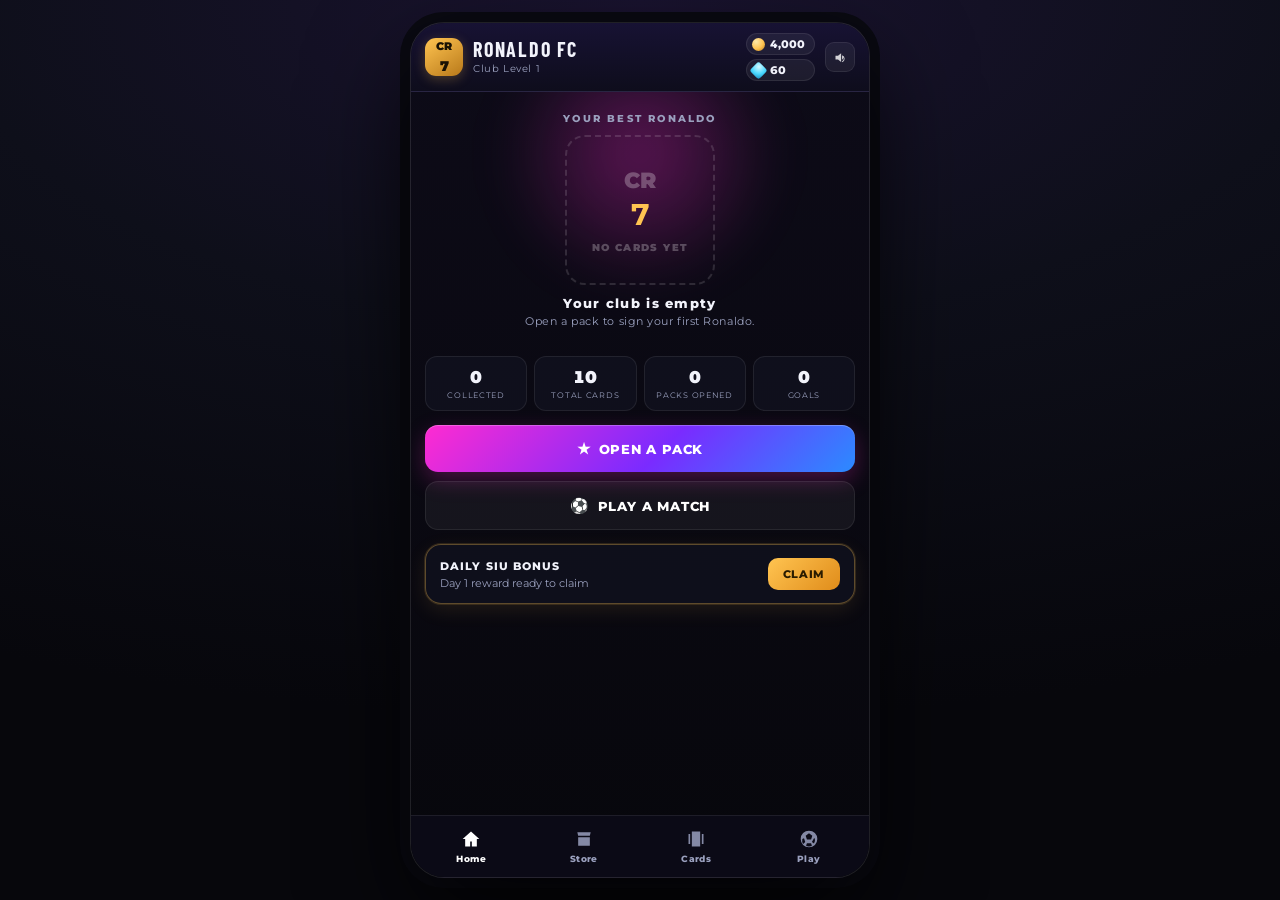
<file: index.html>
<!DOCTYPE html>
<html lang="en">
<head>
<meta charset="utf-8">
<meta name="viewport" content="width=device-width, initial-scale=1, maximum-scale=1, user-scalable=no, viewport-fit=cover">
<meta name="theme-color" content="#07070c">
<meta name="apple-mobile-web-app-capable" content="yes">
<meta name="mobile-web-app-capable" content="yes">
<meta name="apple-mobile-web-app-status-bar-style" content="black-translucent">
<title>RONALDO FC &mdash; Ultimate Pack Opening</title>
<link rel="icon" href="data:image/svg+xml,%3Csvg xmlns='http://www.w3.org/2000/svg' viewBox='0 0 32 32'%3E%3Crect width='32' height='32' rx='7' fill='%23ffc451'/%3E%3Ctext x='16' y='13' font-family='Arial,sans-serif' font-size='10' font-weight='bold' fill='%23241700' text-anchor='middle'%3ECR%3C/text%3E%3Ctext x='16' y='27' font-family='Arial,sans-serif' font-size='15' font-weight='bold' fill='%23241700' text-anchor='middle'%3E7%3C/text%3E%3C/svg%3E">
<link rel="preconnect" href="https://fonts.googleapis.com">
<link rel="preconnect" href="https://fonts.gstatic.com" crossorigin>
<link href="https://fonts.googleapis.com/css2?family=Barlow+Condensed:wght@500;600;700&family=Montserrat:wght@600;700;800;900&display=swap" rel="stylesheet">
<link rel="stylesheet" href="css/style.css">
</head>
<body>

<div id="phone" class="phone">

  <!-- ============ TOP BAR ============ -->
  <header id="topbar" class="topbar">
    <div class="tb-crest">
      <span class="crest-mark">CR</span><span class="crest-num">7</span>
    </div>
    <div class="tb-title">
      <div class="tb-name">RONALDO FC</div>
      <div class="tb-sub" id="tbSub">Club Level 1</div>
    </div>
    <div class="tb-cur">
      <div class="cur cur-coin"><i class="ic ic-coin"></i><span id="coinVal">0</span></div>
      <div class="cur cur-gem"><i class="ic ic-gem"></i><span id="gemVal">0</span></div>
    </div>
    <button id="soundBtn" class="tb-sound" aria-label="Mute sound"><span></span></button>
  </header>

  <!-- ============ SCREENS ============ -->
  <main id="screens" class="screens">

    <!-- ---- HOME ---- -->
    <section class="screen is-active" data-screen="home">
      <div class="home-hero">
        <div class="hero-glow"></div>
        <div class="hero-label">YOUR BEST RONALDO</div>
        <div class="hero-card" id="heroCard"></div>
        <div class="hero-meta" id="heroMeta"></div>
      </div>

      <div class="home-stats">
        <div class="hstat"><b id="statOwned">0</b><span>COLLECTED</span></div>
        <div class="hstat"><b id="statTotal">0</b><span>TOTAL CARDS</span></div>
        <div class="hstat"><b id="statPacks">0</b><span>PACKS OPENED</span></div>
        <div class="hstat"><b id="statGoals">0</b><span>GOALS</span></div>
      </div>

      <div class="home-actions">
        <button class="btn btn-primary" data-go="store">
          <span class="btn-ic">&#9733;</span> OPEN A PACK
        </button>
        <button class="btn btn-ghost" data-go="match">
          <span class="btn-ic">&#9917;</span> PLAY A MATCH
        </button>
      </div>

      <div class="daily" id="dailyCard">
        <div class="daily-l">
          <div class="daily-t">DAILY SIU BONUS</div>
          <div class="daily-s" id="dailyText">Claim 1,500 coins</div>
        </div>
        <button class="btn btn-mini" id="dailyBtn">CLAIM</button>
      </div>
    </section>

    <!-- ---- STORE ---- -->
    <section class="screen" data-screen="store">
      <h2 class="sc-title">PACK STORE</h2>
      <p class="sc-sub">Every pack is 100% Cristiano. The only question is which one.</p>
      <div class="pack-list" id="packList"></div>
    </section>

    <!-- ---- COLLECTION ---- -->
    <section class="screen" data-screen="collection">
      <h2 class="sc-title">MY COLLECTION</h2>
      <div class="coll-bar">
        <div class="coll-prog"><span id="collProgFill"></span></div>
        <div class="coll-txt" id="collTxt">0 / 0</div>
      </div>
      <div class="card-grid" id="cardGrid"></div>
      <button class="reset-btn" id="resetBtn">Reset my club</button>
    </section>

    <!-- ---- MATCH ---- -->
    <section class="screen" data-screen="match">
      <h2 class="sc-title">FINISHING DRILL</h2>
      <p class="sc-sub">Stop the marker in the green zone. Ronaldo does the rest.</p>
      <div class="match-wrap" id="matchWrap"></div>
    </section>

  </main>

  <!-- ============ BOTTOM NAV ============ -->
  <nav id="nav" class="nav">
    <button class="nav-b is-active" data-go="home"><i class="ni ni-home"></i><span>Home</span></button>
    <button class="nav-b" data-go="store"><i class="ni ni-store"></i><span>Store</span></button>
    <button class="nav-b" data-go="collection"><i class="ni ni-cards"></i><span>Cards</span></button>
    <button class="nav-b" data-go="match"><i class="ni ni-ball"></i><span>Play</span></button>
  </nav>

  <!-- ============ PACK OPENING OVERLAY ============ -->
  <div id="packScene" class="pack-scene" aria-hidden="true">
    <div class="ps-bg"></div>
    <div class="ps-vignette"></div>
    <div class="ps-rays"></div>
    <div class="ps-rays ps-rays-2"></div>
    <div class="ps-beam"></div>
    <div class="ps-particles" id="psParticles"></div>
    <div class="ps-confetti" id="psConfetti"></div>

    <div class="ps-packstage" id="psPackStage">
      <div class="ps-pack" id="psPack">
        <div class="ps-pack-face">
          <div class="ps-pack-shine"></div>
          <div class="ps-pack-crest"><span>CR</span><b>7</b></div>
          <div class="ps-pack-name" id="psPackName">GOLD PACK</div>
          <div class="ps-pack-tag">RONALDO FC</div>
        </div>
        <div class="ps-pack-glow"></div>
      </div>
    </div>

    <div class="ps-cardstage" id="psCardStage">
      <div class="ps-walkout" id="psWalkout">WALKOUT</div>
      <div class="ps-card" id="psCard">
        <div class="ps-card-inner">
          <div class="ps-card-back">
            <div class="pcb-crest"><span>CR</span><b>7</b></div>
            <div class="pcb-lines"></div>
          </div>
          <div class="ps-card-front">
            <img id="psCardImg" alt="Ronaldo card">
            <div class="ps-card-halo"></div>
          </div>
        </div>
      </div>
      <div class="ps-info" id="psInfo">
        <div class="ps-ovr"><b id="psOvr">0</b><span id="psPos">ST</span></div>
        <div class="ps-title" id="psTitle"></div>
        <div class="ps-stats" id="psStats"></div>
        <div class="ps-badge" id="psBadge">NEW</div>
      </div>
    </div>

    <div class="ps-counter" id="psCounter"></div>
    <div class="ps-hint" id="psHint">TAP TO OPEN</div>
    <div class="ps-flash" id="psFlash"></div>

    <!-- summary -->
    <div class="ps-summary" id="psSummary">
      <h3>PACK RESULTS</h3>
      <div class="ps-sum-grid" id="psSumGrid"></div>
      <div class="ps-sum-reward" id="psSumReward"></div>
      <button class="btn btn-primary" id="psDone">CONTINUE</button>
    </div>
  </div>

  <!-- ============ TOAST ============ -->
  <div id="toast" class="toast"></div>

</div>

<script src="js/data.js"></script>
<script src="js/state.js"></script>
<script src="js/packs.js"></script>
<script src="js/match.js"></script>
<script src="js/ui.js"></script>
</body>
</html>
</file>
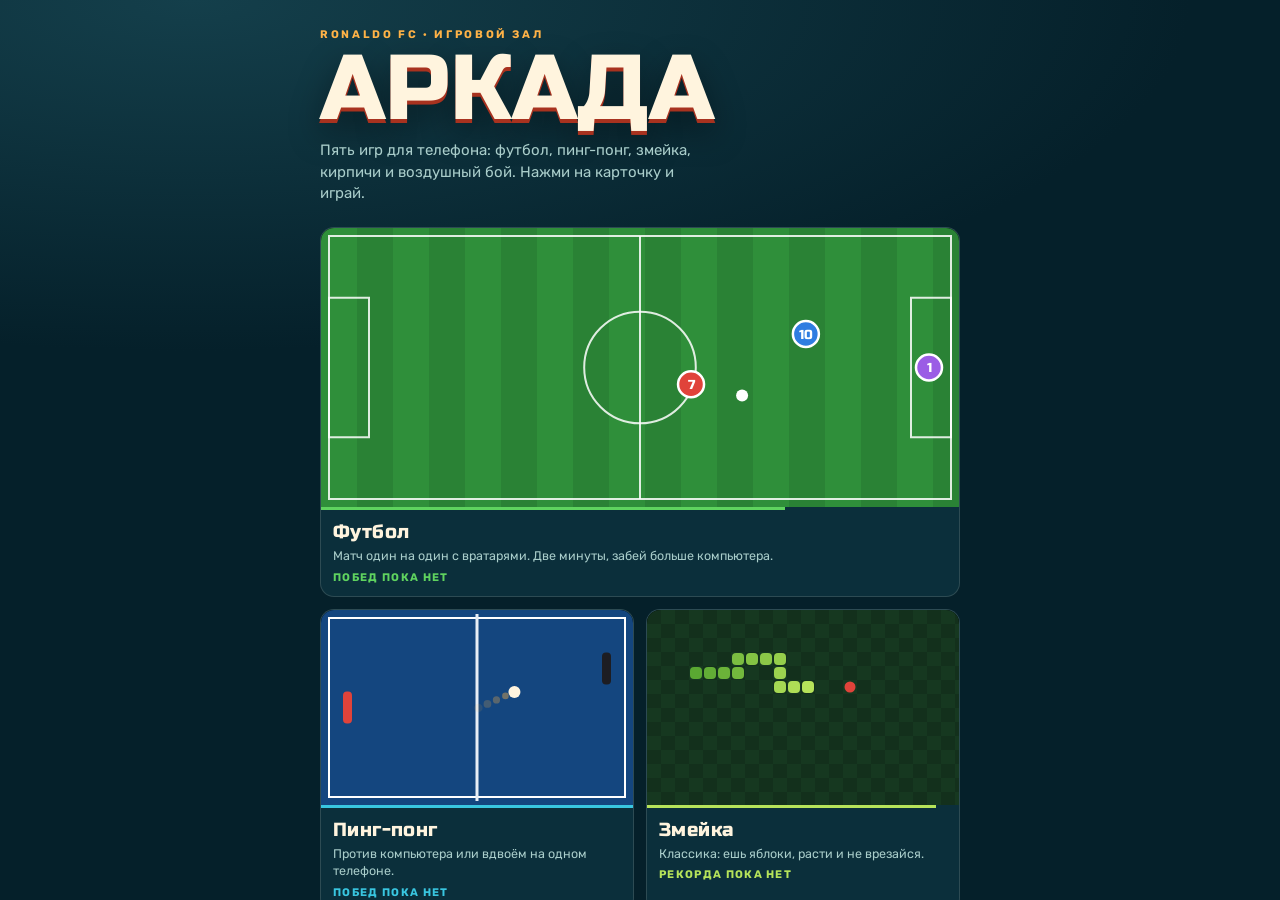
<file: arcade/index.html>
<!DOCTYPE html>
<html lang="ru">
<head>
<meta charset="utf-8">
<meta name="viewport" content="width=device-width, initial-scale=1, maximum-scale=1, user-scalable=no, viewport-fit=cover">
<title>Аркада Ronaldo FC</title>
<link rel="preconnect" href="https://fonts.googleapis.com">
<link rel="preconnect" href="https://fonts.gstatic.com" crossorigin>
<link href="https://fonts.googleapis.com/css2?family=Russo+One&family=Rubik:wght@400;500;700&display=swap" rel="stylesheet">
<style>
[hidden]{display:none!important}
:root{
  color-scheme:dark;
  --deep:#05202a;
  --panel:#0b2f3b;
  --line:rgba(255,244,222,.14);
  --ink:#fff4de;
  --muted:#a9cdca;
  --sun:#ffb347;
  --flame:#ff5a36;
  --flame-dark:#a8321f;
  --veil:rgba(4,26,33,.72);
  --display:"Russo One","Arial Black",Impact,sans-serif;
  --body:"Rubik",system-ui,-apple-system,"Segoe UI",Roboto,sans-serif;
}
html,body{height:100%;margin:0;background:var(--deep);color:var(--ink);overflow:hidden;
  font-family:var(--body);-webkit-user-select:none;user-select:none;-webkit-tap-highlight-color:transparent}
button{font:inherit;color:inherit}
button:focus-visible,a:focus-visible{outline:3px solid var(--sun);outline-offset:3px}
.screen{position:absolute;inset:0}

/* ---------- home ---------- */
#home{overflow-y:auto;-webkit-overflow-scrolling:touch;
  background:radial-gradient(120% 60% at 15% 0%,#143f4b 0%,var(--deep) 65%)}
.home-wrap{max-width:640px;margin:0 auto;padding-inline:16px;padding-block:28px 40px;display:flex;flex-direction:column;gap:22px}
.eyebrow{font-weight:700;font-size:11px;letter-spacing:.24em;color:var(--sun);text-transform:uppercase}
.home-head{display:flex;flex-direction:column;gap:8px}
.home-head h1{font-family:var(--display);font-weight:400;margin:0;font-size:clamp(56px,17vw,92px);line-height:.9;
  color:var(--ink);text-shadow:0 4px 0 var(--flame-dark),0 14px 34px rgba(0,0,0,.45)}
.home-head p{margin:0;color:var(--muted);font-size:15px;line-height:1.45;max-width:38ch}
.cards{display:grid;grid-template-columns:repeat(2,minmax(0,1fr));gap:12px}
.card{position:relative;display:flex;flex-direction:column;text-align:left;text-decoration:none;color:var(--ink);cursor:pointer;
  background:var(--panel);border:1px solid var(--line);border-radius:14px;overflow:hidden;padding:0;
  transition:transform .15s ease,border-color .15s ease}
.card:hover{border-color:var(--acc)}
.card:active{transform:scale(.98)}
.card canvas{display:block;width:100%;aspect-ratio:16/10;max-width:100%;background:#000}
.card.feature{grid-column:1/-1}
.card.feature canvas{aspect-ratio:16/7}
.card-body{display:flex;flex-direction:column;gap:4px;padding:10px 12px 12px;border-top:3px solid var(--acc)}
.card h2{margin:0;font-family:var(--display);font-weight:400;font-size:19px;letter-spacing:.02em}
.card p{margin:0;font-size:12.5px;line-height:1.4;color:var(--muted)}
.card .best{font-size:11px;font-weight:700;letter-spacing:.12em;text-transform:uppercase;color:var(--acc);margin-top:2px}
.tag{position:absolute;top:8px;right:8px;font-size:10px;font-weight:700;letter-spacing:.14em;padding:4px 7px;border-radius:6px;
  background:rgba(5,32,42,.8);color:var(--ink)}
.home-foot{display:flex;flex-wrap:wrap;gap:12px;align-items:center;justify-content:space-between}
.home-foot p{margin:0;font-size:12px;color:var(--muted);line-height:1.5;max-width:40ch}

.btn{font-family:var(--display);font-size:20px;letter-spacing:.05em;color:var(--ink);background:var(--flame);
  border:0;border-radius:12px;padding:14px 30px;cursor:pointer;box-shadow:0 5px 0 var(--flame-dark),0 12px 24px rgba(0,0,0,.35)}
.btn:active{transform:translateY(4px);box-shadow:0 1px 0 var(--flame-dark)}
.btn.ghost{background:transparent;box-shadow:none;border:2px solid rgba(255,244,222,.35);font-size:15px;padding:10px 20px}
.btn.small{font-size:16px;padding:11px 18px}

/* ---------- play ---------- */
#play{display:flex;flex-direction:column;background:#031419}
.bar{flex:none;display:grid;grid-template-columns:auto 1fr auto;align-items:center;gap:10px;height:52px;padding-inline:10px;
  background:var(--deep);border-bottom:2px solid var(--acc,var(--sun))}
.bar-btn{height:38px;min-width:38px;border-radius:10px;border:2px solid var(--line);background:rgba(255,255,255,.04);
  cursor:pointer;display:flex;align-items:center;justify-content:center;gap:5px;padding-inline:10px;font-weight:700;font-size:14px}
.bar-btn i{display:block;width:4px;height:14px;background:var(--ink);border-radius:2px}
.bar-mid{display:flex;flex-direction:column;align-items:center;line-height:1.1;min-width:0}
#barTitle{font-size:10px;font-weight:700;letter-spacing:.2em;text-transform:uppercase;color:var(--acc,var(--sun))}
#barHud{font-family:var(--display);font-size:18px;font-variant-numeric:tabular-nums;white-space:nowrap;overflow:hidden;text-overflow:ellipsis;max-width:100%}
#pauseBtn.off{visibility:hidden}
#area{flex:1;min-height:0;display:flex;align-items:center;justify-content:center;overflow:hidden}
#stage{position:relative;overflow:hidden;touch-action:none}
#cv{position:absolute;inset:0;width:100%;height:100%;display:block}
#actBtn{position:absolute;right:16px;bottom:18px;width:84px;height:84px;border-radius:50%;cursor:pointer;
  font-family:var(--display);font-size:17px;letter-spacing:.04em;border:3px solid rgba(255,244,222,.8);
  background:rgba(224,67,58,.72);box-shadow:0 6px 18px rgba(0,0,0,.4);touch-action:none}
#actBtn:active{transform:scale(.93)}

.overlay{position:absolute;inset:0;display:flex;flex-direction:column;align-items:center;justify-content:center;
  gap:16px;padding-inline:22px;text-align:center;background:var(--veil);
  -webkit-backdrop-filter:blur(3px);backdrop-filter:blur(3px);z-index:5}
.ov-title{font-family:var(--display);font-weight:400;margin:0;font-size:clamp(30px,9vw,44px);line-height:1;
  text-shadow:0 3px 0 rgba(0,0,0,.35);text-wrap:balance}
.ov-big{font-family:var(--display);font-size:clamp(46px,15vw,70px);line-height:1;color:var(--acc,var(--sun));font-variant-numeric:tabular-nums}
.ov-sub{margin:0;max-width:32ch;color:var(--muted);font-size:14.5px;line-height:1.45;text-wrap:balance}
.ov-rec{font-weight:700;font-size:12px;letter-spacing:.2em;color:#1b1206;background:var(--sun);padding:5px 10px;border-radius:6px}
.ov-btns{display:flex;flex-wrap:wrap;gap:10px;justify-content:center;max-width:340px}
.ov-btns .btn:not(.ghost){background:var(--acc,var(--flame));color:#0d1a14;box-shadow:0 5px 0 rgba(0,0,0,.4),0 12px 24px rgba(0,0,0,.35)}
.ov-btns .btn.wide{flex-basis:100%}
</style>
</head>
<body>

<section id="home" class="screen">
  <div class="home-wrap">
    <header class="home-head">
      <div class="eyebrow">Ronaldo FC · игровой зал</div>
      <h1>АРКАДА</h1>
      <p>Пять игр для телефона: футбол, пинг-понг, змейка, кирпичи и воздушный бой. Нажми на карточку и играй.</p>
    </header>
    <div id="cards" class="cards"></div>
    <div class="home-foot">
      <p>На компьютере работают мышь и клавиатура: стрелки или WASD, пробел — действие, P — пауза.</p>
      <button id="soundBtn" class="btn ghost">Звук: вкл</button>
    </div>
  </div>
</section>

<section id="play" class="screen" hidden>
  <header class="bar">
    <button id="backBtn" class="bar-btn" aria-label="К списку игр">‹ Игры</button>
    <div class="bar-mid"><span id="barTitle"></span><span id="barHud"></span></div>
    <button id="pauseBtn" class="bar-btn off" aria-label="Пауза"><i></i><i></i></button>
  </header>
  <div id="area">
    <div id="stage">
      <canvas id="cv"></canvas>
      <button id="actBtn" hidden>УДАР</button>
      <div id="ov" class="overlay" hidden></div>
    </div>
  </div>
</section>

<script>
(() => {
'use strict';
const $ = id => document.getElementById(id);
const TAU = Math.PI * 2;
const rand = (a, b) => a + Math.random() * (b - a);
const clamp = (v, a, b) => v < a ? a : v > b ? b : v;
const norm = (x, y) => { const l = Math.hypot(x, y); return l ? { x: x / l, y: y / l } : { x: 0, y: 0 }; };
const REDUCE = matchMedia('(prefers-reduced-motion: reduce)').matches;
const W = 400;
const PLANE_URL = (location.protocol === 'file:' || /^(localhost|127\.0\.0\.1)$/.test(location.hostname))
  ? '../plane/index.html' : 'https://claude.ai/artifact/NoG7CGKDLNHy8PFYfgr3b6';

function rrect(c, x, y, w, h, r) {
  c.beginPath(); c.moveTo(x + r, y); c.arcTo(x + w, y, x + w, y + h, r); c.arcTo(x + w, y + h, x, y + h, r);
  c.arcTo(x, y + h, x, y, r); c.arcTo(x, y, x + w, y, r); c.closePath();
}
function circle(c, x, y, r, col) { c.fillStyle = col; c.beginPath(); c.arc(x, y, r, 0, TAU); c.fill(); }

/* ================= audio ================= */
let AC = null, master = null, noiseBuf = null, muted = false;
function audioInit() {
  if (AC) { if (AC.state === 'suspended') AC.resume(); return; }
  try {
    AC = new (window.AudioContext || window.webkitAudioContext)();
    master = AC.createGain(); master.gain.value = muted ? 0 : .5; master.connect(AC.destination);
    noiseBuf = AC.createBuffer(1, AC.sampleRate, AC.sampleRate);
    const d = noiseBuf.getChannelData(0); for (let i = 0; i < d.length; i++) d[i] = Math.random() * 2 - 1;
  } catch (e) { AC = null; }
}
function tone(f, dur, type, vol, slide) {
  if (!AC || muted) return;
  const t = AC.currentTime, o = AC.createOscillator(), g = AC.createGain();
  o.type = type || 'square'; o.frequency.setValueAtTime(f, t);
  if (slide) o.frequency.exponentialRampToValueAtTime(Math.max(20, f + slide), t + dur);
  g.gain.setValueAtTime(vol || .08, t); g.gain.exponentialRampToValueAtTime(.0001, t + dur);
  o.connect(g); g.connect(master); o.start(t); o.stop(t + dur + .02);
}
function noise(dur, vol, freq, type) {
  if (!AC || muted) return;
  const t = AC.currentTime, s = AC.createBufferSource(), f = AC.createBiquadFilter(), g = AC.createGain();
  s.buffer = noiseBuf; f.type = type || 'lowpass'; f.frequency.setValueAtTime(freq || 1000, t);
  g.gain.setValueAtTime(.0001, t); g.gain.exponentialRampToValueAtTime(vol, t + Math.min(.05, dur / 3)); g.gain.exponentialRampToValueAtTime(.0001, t + dur);
  s.connect(f); f.connect(g); g.connect(master); s.start(t); s.stop(t + dur);
}
const seq = (notes, gap, type, vol) => notes.forEach((f, i) => setTimeout(() => tone(f, gap * 1.4 / 1000, type || 'square', vol || .06), i * gap));
const sfx = {
  pong() { tone(740, .06, 'square', .07, -120); },
  wall() { tone(420, .04, 'triangle', .05); },
  point() { tone(330, .25, 'sawtooth', .07, -180); },
  win() { seq([523, 659, 784, 1046, 1318], 110); },
  lose() { seq([392, 330, 262, 196], 150, 'triangle', .08); },
  kick(k) { noise(.12, .35 * (k || 1), 900); tone(140, .1, 'sine', .2 * (k || 1), -60); },
  whistle() { tone(2300, .5, 'square', .03, 60); },
  goal() { noise(1.8, .35, 1400, 'bandpass'); seq([523, 659, 784, 1046], 120); },
  eat() { tone(600, .07, 'square', .06, 300); },
  gold() { seq([880, 1175, 1568], 70); },
  die() { noise(.5, .35, 900); tone(300, .5, 'sawtooth', .09, -250); },
  brick(i) { tone(500 + (i || 0) * 60, .05, 'square', .05); },
  paddle() { tone(300, .06, 'triangle', .07); },
  power() { seq([660, 880, 1100], 60); },
  tick() { tone(1000, .03, 'square', .04); },
};
function setMuted(m) {
  muted = m;
  if (master) master.gain.setTargetAtTime(m ? 0 : .5, AC.currentTime, .05);
  $('soundBtn').textContent = 'Звук: ' + (m ? 'выкл' : 'вкл');
}

/* ================= storage ================= */
function getBest(id) { try { return +localStorage.getItem('arcade-best-' + id) || 0; } catch (e) { return 0; } }
function setBest(id, v) { try { localStorage.setItem('arcade-best-' + id, String(v)); } catch (e) {} }

/* ================= shell ================= */
const stage = $('stage'), cv = $('cv'), ctx = cv.getContext('2d');
let H = 700, S = 1, DPR = 1, cur = null, paused = false;
let parts = [], floats = [];
const keys = {};

const api = {
  get H() { return H; },
  keys,
  hud(t) { if ($('barHud').textContent !== t) $('barHud').textContent = t; },
  overlay(o) {
    const ov = $('ov'); ov.innerHTML = '';
    const add = (tag, cls, txt) => { const e = document.createElement(tag); e.className = cls; e.textContent = txt; ov.appendChild(e); return e; };
    if (o.eyebrow) add('div', 'eyebrow', o.eyebrow);
    if (o.title) add('h2', 'ov-title', o.title);
    if (o.big != null) add('div', 'ov-big', o.big);
    if (o.record) add('div', 'ov-rec', 'НОВЫЙ РЕКОРД');
    if (o.sub) add('p', 'ov-sub', o.sub);
    if (o.buttons) {
      const box = add('div', 'ov-btns', '');
      for (const b of o.buttons) {
        const e = document.createElement('button');
        e.className = 'btn' + (b.ghost ? ' ghost' : '') + (b.small ? ' small' : '') + (b.wide ? ' wide' : '');
        e.textContent = b.label; e.onclick = () => { audioInit(); b.fn(); }; box.appendChild(e);
      }
    }
    ov.hidden = false;
    const first = ov.querySelector('button'); if (first) first.focus({ preventScroll: true });
  },
  hideOverlay() { $('ov').hidden = true; },
  action(label) { const b = $('actBtn'); if (label) { b.textContent = label; b.hidden = false; } else b.hidden = true; },
  burst(x, y, cols, n, spd, size, life, grav) {
    for (let i = 0; i < n; i++) {
      const a = rand(0, TAU), s = rand(.3, 1) * (spd || 150);
      parts.push({ x, y, vx: Math.cos(a) * s, vy: Math.sin(a) * s, life: rand(.5, 1) * (life || .6), max: life || .6, size: rand(.6, 1.2) * (size || 3), col: cols[(Math.random() * cols.length) | 0], grav: grav || 0 });
    }
  },
  float(x, y, text, col, size) { floats.push({ x, y, text, col: col || '#fff4de', size: size || 16, life: 1 }); },
  getBest, setBest,
};

function resize() {
  const a = $('area'); const w = a.clientWidth, h = a.clientHeight;
  if (!w || !h) return;
  S = Math.min(w / W, h / 600);
  H = Math.round(h / S);
  stage.style.width = (W * S) + 'px'; stage.style.height = (H * S) + 'px';
  DPR = Math.min(window.devicePixelRatio || 1, 2);
  cv.width = Math.round(W * S * DPR); cv.height = Math.round(H * S * DPR);
}

function openGame(g) {
  audioInit();
  $('home').hidden = true; $('play').hidden = false;
  document.documentElement.style.setProperty('--acc', g.accent);
  $('barTitle').textContent = g.name; api.hud('');
  cur = g; paused = false; parts = []; floats = []; api.action(null);
  resize(); g.enter();
}
function goHome() {
  if (cur && cur.leave) cur.leave();
  cur = null; paused = false; api.action(null); api.hideOverlay();
  $('play').hidden = true; $('home').hidden = false;
  document.documentElement.style.removeProperty('--acc');
  renderCards();
}
const running = () => cur && (cur.state === 'play' || cur.state === 'goal');
function pause() {
  if (!running() || paused) return;
  paused = true;
  api.overlay({ eyebrow: cur.name, title: 'ПАУЗА', buttons: [
    { label: 'ДАЛЬШЕ', fn: resume, wide: true },
    { label: 'Заново', ghost: true, fn: () => { paused = false; api.hideOverlay(); cur.enter(); } },
    { label: 'К играм', ghost: true, fn: goHome },
  ] });
}
function resume() { paused = false; api.hideOverlay(); last = performance.now(); }

/* input */
function toWorld(e) { const r = stage.getBoundingClientRect(); return { x: (e.clientX - r.left) / S, y: (e.clientY - r.top) / S, id: e.pointerId, type: e.pointerType }; }
stage.addEventListener('pointerdown', e => {
  if (e.target !== cv) return;
  audioInit();
  try { stage.setPointerCapture(e.pointerId); } catch (err) {}
  if (cur && !paused && cur.down) cur.down(toWorld(e));
});
stage.addEventListener('pointermove', e => { if (cur && !paused && cur.move) cur.move(toWorld(e)); });
const up = e => { if (cur && cur.up) cur.up(toWorld(e)); };
stage.addEventListener('pointerup', up);
stage.addEventListener('pointercancel', up);
$('actBtn').addEventListener('pointerdown', e => { e.preventDefault(); e.stopPropagation(); audioInit(); if (cur && !paused && cur.act) cur.act(); });
addEventListener('keydown', e => {
  keys[e.code] = true;
  if (['ArrowUp', 'ArrowDown', 'ArrowLeft', 'ArrowRight', 'Space'].includes(e.code) && !$('play').hidden) e.preventDefault();
  if (!cur) return;
  if (e.code === 'KeyP' || e.code === 'Escape') { if (paused) resume(); else pause(); return; }
  if (!paused && cur.key) cur.key(e.code);
});
addEventListener('keyup', e => { keys[e.code] = false; });
$('backBtn').onclick = goHome;
$('pauseBtn').onclick = pause;
$('soundBtn').onclick = () => { audioInit(); setMuted(!muted); };
document.addEventListener('visibilitychange', () => { if (document.hidden) pause(); });
addEventListener('resize', () => { if (cur) resize(); });

/* loop */
let last = performance.now();
function frame(now) {
  const dt = Math.min(.05, (now - last) / 1000); last = now;
  if (cur) {
    if (!paused) {
      cur.update(dt);
      for (const p of parts) { p.life -= dt; p.x += p.vx * dt; p.y += p.vy * dt; p.vy += p.grav * dt; p.vx *= .97; p.vy *= .97; }
      parts = parts.filter(p => p.life > 0);
      for (const f of floats) { f.life -= dt * .9; f.y -= 34 * dt; }
      floats = floats.filter(f => f.life > 0);
    }
    $('pauseBtn').classList.toggle('off', !running() || paused);
    ctx.setTransform(S * DPR, 0, 0, S * DPR, 0, 0);
    cur.render(ctx, now / 1000);
    for (const p of parts) { ctx.globalAlpha = clamp(p.life / p.max, 0, 1); ctx.fillStyle = p.col; ctx.fillRect(p.x - p.size / 2, p.y - p.size / 2, p.size, p.size); }
    ctx.globalAlpha = 1; ctx.textAlign = 'center'; ctx.textBaseline = 'middle';
    for (const f of floats) {
      ctx.globalAlpha = clamp(f.life * 1.6, 0, 1); ctx.font = f.size + 'px "Russo One", sans-serif';
      ctx.fillStyle = 'rgba(0,0,0,.5)'; ctx.fillText(f.text, f.x + 1, f.y + 2); ctx.fillStyle = f.col; ctx.fillText(f.text, f.x, f.y);
    }
    ctx.globalAlpha = 1;
  }
  requestAnimationFrame(frame);
}

/* ================= PING-PONG ================= */
const PONG_AI = [{ name: 'Новичок', spd: 250, err: 30 }, { name: 'Любитель', spd: 400, err: 15 }, { name: 'Чемпион', spd: 640, err: 5 }];
const pong = {
  id: 'pong', name: 'Пинг-понг', accent: '#39c6e0',
  desc: 'Против компьютера или вдвоём на одном телефоне.',
  bestText: v => v ? 'Побед: ' + v : 'Побед пока нет',
  enter() {
    this.state = 'menu'; this.level = 1; this.setup(); api.hud('до 7 очков');
    api.overlay({ eyebrow: 'Пинг-понг · до 7 очков', title: 'ВЫБЕРИ СОПЕРНИКА',
      sub: 'Води пальцем по своей половине стола. Удар краем ракетки закручивает мяч.',
      buttons: [...PONG_AI.map((a, i) => ({ label: a.name, small: true, fn: () => this.start(i) })),
        { label: 'Вдвоём на одном экране', ghost: true, wide: true, fn: () => this.start(-1) }] });
  },
  setup() {
    this.pw = 78; this.ph = 12;
    this.bot = { x: W / 2, y: H - 48, vx: 0, tx: W / 2 }; this.top = { x: W / 2, y: 48, vx: 0, tx: W / 2 };
    this.ball = { x: W / 2, y: H / 2, vx: 0, vy: 0, r: 7 }; this.trail = []; this.sc = [0, 0];
    this.serveT = 0; this.server = this.bot; this.ptr = {}; this.aiErr = 0; this.rally = 0; this.flash = 0;
  },
  start(level) { this.level = level; this.setup(); this.state = 'play'; api.hideOverlay(); this.serve(this.bot); this.hudUpd(); },
  serve(p) { this.server = p; this.serveT = 1.1; this.ball.vx = this.ball.vy = 0; this.trail = []; this.rally = 0; },
  hudUpd() { const two = this.level < 0; api.hud((two ? 'НИЗ ' : 'ТЫ ') + this.sc[0] + ' : ' + this.sc[1] + (two ? ' ВЕРХ' : ' ИИ')); },
  update(dt) {
    if (this.flash > 0) this.flash -= dt;
    if (this.state !== 'play') return;
    const K = api.keys, B = this.bot, T = this.top, b = this.ball, half = this.pw / 2, two = this.level < 0;
    B.y = H - 48;
    if (K.ArrowLeft || (!two && K.KeyA)) B.tx -= 560 * dt;
    if (K.ArrowRight || (!two && K.KeyD)) B.tx += 560 * dt;
    if (two) { if (K.KeyA) T.tx -= 560 * dt; if (K.KeyD) T.tx += 560 * dt; } else this.ai(dt);
    for (const P of [B, T]) {
      P.tx = clamp(P.tx, half, W - half);
      const ox = P.x, maxV = (P === T && !two) ? PONG_AI[this.level].spd : 3000;
      P.x += clamp(P.tx - P.x, -maxV * dt, maxV * dt); P.vx = (P.x - ox) / dt;
    }
    if (this.serveT > 0) {
      this.serveT -= dt; const s = this.server, d = s === B ? -1 : 1;
      b.x = s.x; b.y = s.y + d * 20;
      if (this.serveT <= 0) { b.vy = d * 310; b.vx = rand(-90, 90); if (s === B) this.aiErr = rand(-1, 1) * (two ? 0 : PONG_AI[this.level].err); sfx.pong(); }
      return;
    }
    const sp = Math.hypot(b.vx, b.vy), n = Math.max(1, Math.ceil(sp * dt / 5)), h = dt / n;
    for (let i = 0; i < n; i++) {
      b.x += b.vx * h; b.y += b.vy * h;
      if (b.x < b.r) { b.x = b.r; b.vx = Math.abs(b.vx); sfx.wall(); }
      if (b.x > W - b.r) { b.x = W - b.r; b.vx = -Math.abs(b.vx); sfx.wall(); }
      const ph = this.ph / 2;
      if (b.vy > 0 && b.y + b.r >= B.y - ph && b.y - b.r <= B.y + ph && Math.abs(b.x - B.x) <= half + b.r) { b.y = B.y - ph - b.r; this.hit(B, -1); }
      else if (b.vy < 0 && b.y - b.r <= T.y + ph && b.y + b.r >= T.y - ph && Math.abs(b.x - T.x) <= half + b.r) { b.y = T.y + ph + b.r; this.hit(T, 1); }
      if (b.y > H + 24) { this.point(1); return; }
      if (b.y < -24) { this.point(0); return; }
    }
    this.trail.push({ x: b.x, y: b.y }); if (this.trail.length > 10) this.trail.shift();
  },
  hit(P, dir) {
    const b = this.ball, off = clamp((b.x - P.x) / (this.pw / 2), -1, 1);
    const sp = Math.min(Math.hypot(b.vx, b.vy) * 1.05 + (this.rally < 1 ? 50 : 0), 880), a = off * 1.0;
    b.vx = Math.sin(a) * sp + clamp(P.vx * .18, -220, 220);
    b.vy = dir * Math.max(Math.cos(a) * sp, sp * .55);
    this.rally++; sfx.pong();
    api.burst(b.x, b.y, ['#ffffff', '#39c6e0', '#ffb347'], 8, 150, 3, .3);
    if (P === this.bot && this.level >= 0) this.aiErr = rand(-1, 1) * PONG_AI[this.level].err;
  },
  point(w) {
    this.sc[w]++; this.hudUpd(); this.flash = .35; sfx.point();
    api.float(W / 2, w ? H * .73 : H * .27, '+1', '#ffb347', 30);
    if (this.sc[w] >= 7) { this.end(w); return; }
    this.serve(w === 0 ? this.top : this.bot);
  },
  end(w) {
    this.state = 'over';
    const two = this.level < 0, mine = w === 0;
    if (!two && mine) setBest('pong', getBest('pong') + 1);
    (two || mine) ? sfx.win() : sfx.lose();
    const retry = [{ label: 'РЕВАНШ', fn: () => this.start(this.level) }, { label: 'Другой соперник', ghost: true, fn: () => this.enter() }];
    api.overlay({ eyebrow: two ? 'Игра вдвоём' : 'Соперник: ' + PONG_AI[this.level].name,
      title: two ? (mine ? 'ПОБЕДИЛ НИЖНИЙ' : 'ПОБЕДИЛ ВЕРХНИЙ') : (mine ? 'ПОБЕДА!' : 'ПОРАЖЕНИЕ'),
      big: this.sc[0] + ' : ' + this.sc[1],
      sub: two ? '' : mine ? 'Всего побед: ' + getBest('pong') : 'Попробуй ловить мяч серединой ракетки, а бить краем.', buttons: retry });
  },
  ai(dt) {
    const T = this.top, b = this.ball;
    if (this.serveT > 0 && this.server === T) { T.tx = W / 2 + Math.sin(performance.now() / 300) * 40; return; }
    if (b.vy < 0 && this.serveT <= 0) {
      const t = (b.y - T.y) / -b.vy; const L = W - 2 * b.r;
      let x = b.x + b.vx * t - b.r; x = ((x % (2 * L)) + 2 * L) % (2 * L); if (x > L) x = 2 * L - x;
      T.tx = x + b.r + this.aiErr;
    } else T.tx += (W / 2 - T.tx) * Math.min(1, dt * 1.5);
  },
  down(p) { if (this.state !== 'play') return; this.ptr[p.id] = (this.level < 0 && p.y < H / 2) ? 't' : 'b'; this.move(p); },
  move(p) {
    let w = this.ptr[p.id];
    if (!w) { if (p.type === 'mouse' && this.level >= 0) w = 'b'; else return; }
    (w === 't' ? this.top : this.bot).tx = p.x;
  },
  up(p) { delete this.ptr[p.id]; },
  key(code) { if (code === 'Space' && this.state !== 'play' && this.state !== 'menu') this.start(this.level); },
  render(c) {
    c.fillStyle = '#0a2342'; c.fillRect(0, 0, W, H);
    c.fillStyle = '#14467f'; c.fillRect(10, 10, W - 20, H - 20);
    c.strokeStyle = 'rgba(255,255,255,.9)'; c.lineWidth = 3; c.strokeRect(10, 10, W - 20, H - 20);
    c.strokeStyle = 'rgba(255,255,255,.35)'; c.lineWidth = 1.5; c.beginPath(); c.moveTo(W / 2, 10); c.lineTo(W / 2, H - 10); c.stroke();
    c.font = '130px "Russo One", sans-serif'; c.textAlign = 'center'; c.textBaseline = 'middle';
    c.fillStyle = 'rgba(255,255,255,.08)'; c.fillText(this.sc[1], W / 2, H * .27); c.fillText(this.sc[0], W / 2, H * .73);
    c.fillStyle = 'rgba(0,0,0,.35)'; c.fillRect(0, H / 2, W, 8);
    c.fillStyle = '#e8eef5'; c.fillRect(0, H / 2 - 3, W, 3);
    c.fillStyle = '#1d1d22'; c.fillRect(0, H / 2 - 7, 10, 12); c.fillRect(W - 10, H / 2 - 7, 10, 12);
    const b = this.ball;
    this.trail.forEach((t, i) => { c.globalAlpha = i / this.trail.length * .35; circle(c, t.x, t.y, b.r * (.5 + i / 20), '#ffb347'); });
    c.globalAlpha = 1;
    if (this.state !== 'menu') {
      c.fillStyle = 'rgba(0,0,0,.28)'; c.beginPath(); c.ellipse(b.x + 6, b.y + 9, b.r, b.r * .7, 0, 0, TAU); c.fill();
      circle(c, b.x, b.y, b.r, '#fff4de'); c.strokeStyle = '#ffb347'; c.lineWidth = 1.5; c.stroke();
    }
    this.bat(c, this.top, '#1d1d22', false); this.bat(c, this.bot, '#e0433a', true);
    if (this.state === 'play' && this.serveT > 0) {
      c.font = '700 12px Rubik, sans-serif'; c.fillStyle = 'rgba(255,244,222,.85)';
      c.fillText('ПОДАЧА', this.server.x, this.server === this.bot ? this.server.y - 42 : this.server.y + 42);
    }
    if (this.flash > 0) { c.fillStyle = 'rgba(255,180,71,' + this.flash * .4 + ')'; c.fillRect(0, 0, W, H); }
  },
  bat(c, P, col, bottom) {
    const w = this.pw, h = this.ph;
    c.fillStyle = '#c79a5b'; c.fillRect(P.x - 7, bottom ? P.y + h / 2 : P.y - h / 2 - 12, 14, 12);
    c.fillStyle = 'rgba(0,0,0,.3)'; rrect(c, P.x - w / 2 + 4, P.y - h / 2 + 6, w, h, 6); c.fill();
    c.fillStyle = col; rrect(c, P.x - w / 2, P.y - h / 2, w, h, 6); c.fill();
    c.strokeStyle = 'rgba(255,255,255,.55)'; c.lineWidth = 1.5; c.stroke();
  },
  icon(c, w, h) {
    c.fillStyle = '#14467f'; c.fillRect(0, 0, w, h);
    c.strokeStyle = '#fff'; c.lineWidth = 2; c.strokeRect(8, 8, w - 16, h - 16);
    c.fillStyle = '#e8eef5'; c.fillRect(w / 2 - 1.5, 4, 3, h - 8);
    c.fillStyle = '#e0433a'; rrect(c, 22, h * .5 - 16, 9, 32, 4); c.fill();
    c.fillStyle = '#1d1d22'; rrect(c, w - 31, h * .3 - 16, 9, 32, 4); c.fill();
    c.fillStyle = 'rgba(255,179,71,.4)'; for (let i = 1; i < 5; i++) circle(c, w * .62 - i * 9, h * .42 + i * 4, 3 + i * .3, 'rgba(255,179,71,' + (.5 - i * .1) + ')');
    circle(c, w * .62, h * .42, 6, '#fff4de');
  },
};

/* ================= FOOTBALL ================= */
const football = {
  id: 'football', name: 'Футбол', accent: '#5fd35f', feature: true,
  desc: 'Матч один на один с вратарями. Две минуты, забей больше компьютера.',
  bestText: v => v ? 'Побед: ' + v : 'Побед пока нет',
  gw: 116,
  field() { return { l: 12, r: W - 12, t: 30, b: H - 30 }; },
  enter() {
    this.state = 'menu'; this.sc = [0, 0]; this.time = 120; this.setupPlayers(); api.hud('2:00'); api.action(null);
    api.overlay({ eyebrow: 'Футбол · 2 минуты', title: 'ВЫХОД НА ПОЛЕ',
      sub: 'Ты играешь красным №7 и атакуешь верхние ворота. Тяни пальцем в любом месте поля, чтобы бежать. Кнопка «УДАР» пробивает по воротам.',
      buttons: [{ label: 'НАЧАТЬ МАТЧ', fn: () => this.start() }] });
  },
  leave() { api.action(null); },
  setupPlayers() {
    const f = this.field();
    this.me = { x: W / 2, y: H * .68, vx: 0, vy: 0, r: 16, col: '#e0433a', num: '7' };
    this.foe = { x: W / 2, y: H * .32, vx: 0, vy: 0, r: 16, col: '#2f7de1', num: '10' };
    this.gk1 = { x: W / 2, y: f.b - 22, vx: 0, vy: 0, r: 15, col: '#ffd23f', num: '1', keeper: true, up: true };
    this.gk2 = { x: W / 2, y: f.t + 22, vx: 0, vy: 0, r: 15, col: '#9b5de5', num: '1', keeper: true, up: false };
    this.players = [this.me, this.foe, this.gk1, this.gk2];
    this.ball = { x: W / 2, y: H / 2, vx: 0, vy: 0, r: 8, rot: 0 };
    this.joy = null; this.kickBuf = 0; this.kickCd = 0; this.aiKickCd = .8;
  },
  start() { this.sc = [0, 0]; this.time = 120; this.setupPlayers(); this.state = 'play'; api.hideOverlay(); api.action('УДАР'); sfx.whistle(); this.hudUpd(); },
  kickoff() { this.setupPlayers(); this.state = 'play'; sfx.whistle(); },
  hudUpd() {
    const t = Math.ceil(this.time), m = Math.floor(t / 60), s = t % 60;
    api.hud('ТЫ ' + this.sc[0] + ' : ' + this.sc[1] + ' ИИ · ' + m + ':' + String(s).padStart(2, '0'));
  },
  act() { if (this.state === 'play') this.kickBuf = .2; },
  key(code) { if (code === 'Space') this.act(); },
  down(p) { if (this.state !== 'play' && this.state !== 'goal') return; this.joy = { id: p.id, ox: p.x, oy: p.y, x: p.x, y: p.y }; },
  move(p) { if (this.joy && p.id === this.joy.id) { this.joy.x = p.x; this.joy.y = p.y; } },
  up(p) { if (this.joy && p.id === this.joy.id) this.joy = null; },
  steer(p, tx, ty, dt) { const k = Math.min(1, dt * 9); p.vx += (tx - p.vx) * k; p.vy += (ty - p.vy) * k; },
  update(dt) {
    if (this.state !== 'play' && this.state !== 'goal') return;
    const f = this.field(), b = this.ball, me = this.me;
    if (this.state === 'goal') {
      this.goalT -= dt;
      if (Math.random() < dt * 8) api.burst(rand(40, W - 40), rand(H * .2, H * .6), this.goalCols, 16, 220, 5, 1.2, 260);
      for (const p of this.players) { p.vx *= .9; p.vy *= .9; p.x += p.vx * dt; p.y += p.vy * dt; }
      if (this.goalT <= 0) { if (this.time <= 0) this.end(); else this.kickoff(); }
      return;
    }
    this.time -= dt; this.hudUpd();
    if (this.time <= 0) { this.time = 0; this.end(); return; }

    // human input
    let ix = 0, iy = 0; const K = api.keys;
    if (K.ArrowLeft || K.KeyA) ix--; if (K.ArrowRight || K.KeyD) ix++;
    if (K.ArrowUp || K.KeyW) iy--; if (K.ArrowDown || K.KeyS) iy++;
    if (this.joy) { ix = (this.joy.x - this.joy.ox) / 45; iy = (this.joy.y - this.joy.oy) / 45; }
    const il = Math.hypot(ix, iy); if (il > 1) { ix /= il; iy /= il; }
    this.steer(me, ix * 215, iy * 215, dt);

    this.aiFoe(dt);
    this.keeper(this.gk1, f.b - 22, dt, 150);
    this.keeper(this.gk2, f.t + 22, dt, 160);

    for (const p of this.players) {
      p.x += p.vx * dt; p.y += p.vy * dt;
      p.x = clamp(p.x, f.l + p.r, f.r - p.r); p.y = clamp(p.y, f.t + p.r, f.b - p.r);
    }
    for (let i = 0; i < 4; i++) for (let j = i + 1; j < 4; j++) {
      const a = this.players[i], c = this.players[j], dx = c.x - a.x, dy = c.y - a.y, d = Math.hypot(dx, dy), R = a.r + c.r;
      if (d > 0 && d < R) { const o = (R - d) / 2, nx = dx / d, ny = dy / d; if (!a.keeper) { a.x -= nx * o; a.y -= ny * o; } if (!c.keeper) { c.x += nx * o; c.y += ny * o; } }
    }

    this.kickCd -= dt; this.kickBuf -= dt;
    if (this.kickBuf > 0 && this.kickCd <= 0 && Math.hypot(b.x - me.x, b.y - me.y) < me.r + b.r + 16) {
      const d1 = norm(b.x - me.x, b.y - me.y), d2 = norm(W / 2 - b.x, f.t - b.y), d = norm(d1.x * .55 + d2.x * .45, d1.y * .55 + d2.y * .45);
      b.vx = d.x * 660; b.vy = d.y * 660; this.kickBuf = 0; this.kickCd = .3; sfx.kick();
      api.burst(b.x, b.y, ['#ffffff', '#d9f5d0'], 8, 120, 3, .3);
    }

    const n = 3, h = dt / n;
    for (let s = 0; s < n; s++) {
      b.x += b.vx * h; b.y += b.vy * h;
      for (const p of this.players) this.collide(p, b);
      if (b.x < f.l + b.r) { b.x = f.l + b.r; b.vx = Math.abs(b.vx) * .8; }
      if (b.x > f.r - b.r) { b.x = f.r - b.r; b.vx = -Math.abs(b.vx) * .8; }
      const mouth = Math.abs(b.x - W / 2) < this.gw / 2 - b.r * .3;
      if (b.y < f.t + b.r) { if (mouth) { if (b.y < f.t - b.r) return this.goal(0); } else { b.y = f.t + b.r; b.vy = Math.abs(b.vy) * .8; } }
      if (b.y > f.b - b.r) { if (mouth) { if (b.y > f.b + b.r) return this.goal(1); } else { b.y = f.b - b.r; b.vy = -Math.abs(b.vy) * .8; } }
    }
    const fr = Math.pow(.42, dt); b.vx *= fr; b.vy *= fr;
    b.rot += Math.hypot(b.vx, b.vy) * dt / b.r;
  },
  collide(p, b) {
    const dx = b.x - p.x, dy = b.y - p.y, d = Math.hypot(dx, dy), R = p.r + b.r;
    if (d >= R || d === 0) return;
    const nx = dx / d, ny = dy / d; b.x = p.x + nx * R; b.y = p.y + ny * R;
    if (p.keeper) {
      const a = (p.up ? -Math.PI / 2 : Math.PI / 2) + rand(-.7, .7);
      b.vx = Math.cos(a) * 470; b.vy = Math.sin(a) * 470; sfx.kick(.6);
      api.float(p.x, p.y + (p.up ? -28 : 28), 'СЕЙВ!', '#fff4de', 14);
      return;
    }
    const rvn = (b.vx - p.vx) * nx + (b.vy - p.vy) * ny;
    if (rvn < 0) { b.vx -= 1.5 * rvn * nx; b.vy -= 1.5 * rvn * ny; }
    const pn = p.vx * nx + p.vy * ny, bn = b.vx * nx + b.vy * ny;
    if (pn > 0 && bn < pn * 1.25) { b.vx += (pn * 1.25 - bn) * nx; b.vy += (pn * 1.25 - bn) * ny; }
  },
  keeper(k, y, dt, spd) {
    const b = this.ball, near = k.up ? b.y > H * .45 : b.y < H * .55;
    const tx = near ? clamp(b.x, W / 2 - this.gw / 2 + 6, W / 2 + this.gw / 2 - 6) : W / 2;
    k.y = y; k.vy = 0; k.vx = clamp((tx - k.x) * 8, -spd, spd);
  },
  aiFoe(dt) {
    const f = this.field(), b = this.ball, p = this.foe, me = this.me;
    const gx = W / 2, gy = f.b, tg = norm(gx - b.x, gy - b.y);
    const dFoe = Math.hypot(p.x - b.x, p.y - b.y), dMe = Math.hypot(me.x - b.x, me.y - b.y);
    let tx, ty, spd = clamp(186 + (this.sc[0] - this.sc[1]) * 10, 172, 226);
    this.aiKickCd -= dt;
    if (dFoe < dMe * 1.25 || b.y < f.t + (f.b - f.t) * .42) {
      const R = p.r + b.r + 4, bx = b.x - tg.x * R, by = b.y - tg.y * R;
      const tb = norm(b.x - p.x, b.y - p.y), align = tb.x * tg.x + tb.y * tg.y;
      if (align > .75) {
        tx = b.x + tg.x * 30; ty = b.y + tg.y * 30;
        const distGoal = Math.hypot(gx - b.x, gy - b.y);
        if (dFoe < p.r + b.r + 8 && this.aiKickCd <= 0 && (distGoal < 250 || Math.random() < dt * .5)) {
          const d = norm(gx + rand(-this.gw * .42, this.gw * .42) - b.x, gy - b.y);
          b.vx = d.x * 560; b.vy = d.y * 560; this.aiKickCd = .7; sfx.kick();
        }
      } else {
        const px = -tg.y, py = tg.x, side = ((p.x - b.x) * px + (p.y - b.y) * py) >= 0 ? 1 : -1, k = 28 * (1 - align);
        tx = bx + px * side * k; ty = by + py * side * k;
      }
    } else {
      tx = W / 2 + (b.x - W / 2) * .55; ty = f.t + (b.y - f.t) * .5 + 20; spd *= .9;
    }
    const dd = Math.hypot(tx - p.x, ty - p.y), d = norm(tx - p.x, ty - p.y), s = Math.min(spd, dd * 6);
    this.steer(p, d.x * s, d.y * s, dt);
  },
  goal(side) {
    const f = this.field(), b = this.ball;
    this.sc[side]++; this.state = 'goal'; this.goalT = 2.4; this.hudUpd(); this.joy = null;
    b.vx = b.vy = 0; b.y = side === 0 ? f.t - 12 : f.b + 12;
    this.goalCols = side === 0 ? ['#e0433a', '#fff4de', '#ffb347'] : ['#2f7de1', '#fff4de', '#9fd3ff'];
    api.float(W / 2, H * .42, side === 0 ? 'ГОООЛ!' : 'ГОЛ СОПЕРНИКА', side === 0 ? '#ffd34d' : '#9fd3ff', side === 0 ? 46 : 28);
    if (side === 0) { sfx.goal(); api.burst(b.x, f.t, this.goalCols, 50, 300, 5, 1.4, 240); } else sfx.point();
  },
  end() {
    this.state = 'over'; api.action(null); sfx.whistle();
    const [a, c] = this.sc, win = a > c;
    if (win) { setBest('football', getBest('football') + 1); setTimeout(sfx.win, 500); } else if (a < c) setTimeout(sfx.lose, 500);
    api.overlay({ eyebrow: 'Финальный свисток', title: win ? 'ПОБЕДА!' : a === c ? 'НИЧЬЯ' : 'ПОРАЖЕНИЕ', big: a + ' : ' + c,
      sub: win ? 'Всего побед: ' + getBest('football') : 'Подводи мяч ближе к воротам и бей в угол, мимо вратаря.',
      buttons: [{ label: 'ЕЩЁ МАТЧ', fn: () => this.start() }, { label: 'К играм', ghost: true, fn: goHome }] });
  },
  drawPlayer(c, p, t) {
    c.fillStyle = 'rgba(0,0,0,.25)'; c.beginPath(); c.ellipse(p.x + 4, p.y + 6, p.r, p.r * .8, 0, 0, TAU); c.fill();
    circle(c, p.x, p.y, p.r, p.col);
    c.strokeStyle = '#fff'; c.lineWidth = 2.5; c.stroke();
    c.fillStyle = '#fff'; c.font = (p.num.length > 1 ? 13 : 15) + 'px "Russo One", sans-serif'; c.textAlign = 'center'; c.textBaseline = 'middle';
    c.fillText(p.num, p.x, p.y + 1);
    if (p === this.me) {
      c.fillStyle = '#ffd34d'; const y = p.y - p.r - 9 - Math.sin(t * 5) * 2;
      c.beginPath(); c.moveTo(p.x - 6, y - 6); c.lineTo(p.x + 6, y - 6); c.lineTo(p.x, y + 2); c.closePath(); c.fill();
    }
  },
  pitch(c, w, h, f) {
    const band = 44;
    for (let y = 0, i = 0; y < h; y += band, i++) { c.fillStyle = i % 2 ? '#2a8235' : '#2f8f3a'; c.fillRect(0, y, w, band); }
    c.strokeStyle = 'rgba(255,255,255,.85)'; c.lineWidth = 2;
    c.strokeRect(f.l, f.t, f.r - f.l, f.b - f.t);
    const my = (f.t + f.b) / 2;
    c.beginPath(); c.moveTo(f.l, my); c.lineTo(f.r, my); c.stroke();
    c.beginPath(); c.arc(w / 2, my, 48, 0, TAU); c.stroke();
    circle(c, w / 2, my, 3, 'rgba(255,255,255,.85)');
    const bw = Math.min(230, (f.r - f.l) * .62), bd = 72, sw = this.gw + 30, sd = 26;
    for (const top of [true, false]) {
      const y0 = top ? f.t : f.b, s = top ? 1 : -1;
      c.strokeRect(w / 2 - bw / 2, top ? y0 : y0 - bd, bw, bd);
      c.strokeRect(w / 2 - sw / 2, top ? y0 : y0 - sd, sw, sd);
      circle(c, w / 2, y0 + s * 52, 2.5, 'rgba(255,255,255,.85)');
      c.beginPath(); c.arc(w / 2, y0 + s * 52, 40, top ? .64 : Math.PI + .64, top ? Math.PI - .64 : TAU - .64); c.stroke();
      // net
      const ny = top ? y0 - 22 : y0;
      c.fillStyle = 'rgba(255,255,255,.12)'; c.fillRect(w / 2 - this.gw / 2, ny, this.gw, 22);
      c.strokeStyle = 'rgba(255,255,255,.28)'; c.lineWidth = 1; c.beginPath();
      for (let x = w / 2 - this.gw / 2; x <= w / 2 + this.gw / 2; x += 8) { c.moveTo(x, ny); c.lineTo(x, ny + 22); }
      for (let y = ny; y <= ny + 22; y += 7) { c.moveTo(w / 2 - this.gw / 2, y); c.lineTo(w / 2 + this.gw / 2, y); }
      c.stroke();
      c.fillStyle = '#fff'; c.fillRect(w / 2 - this.gw / 2 - 3, ny, 4, 22); c.fillRect(w / 2 + this.gw / 2 - 1, ny, 4, 22);
      c.fillRect(w / 2 - this.gw / 2 - 3, top ? ny : ny + 19, this.gw + 6, 3);
      c.strokeStyle = 'rgba(255,255,255,.85)'; c.lineWidth = 2;
    }
  },
  drawBall(c, b) {
    c.fillStyle = 'rgba(0,0,0,.28)'; c.beginPath(); c.ellipse(b.x + 3, b.y + 5, b.r, b.r * .75, 0, 0, TAU); c.fill();
    circle(c, b.x, b.y, b.r, '#ffffff');
    c.save(); c.beginPath(); c.arc(b.x, b.y, b.r, 0, TAU); c.clip();
    c.fillStyle = '#1b1b1b';
    for (let i = 0; i < 3; i++) { const a = b.rot + i * TAU / 3, d = b.r * .55; circle(c, b.x + Math.cos(a) * d, b.y + Math.sin(a) * d * .9, b.r * .32, '#1b1b1b'); }
    circle(c, b.x, b.y, b.r * .28, '#1b1b1b');
    c.restore(); c.strokeStyle = 'rgba(0,0,0,.35)'; c.lineWidth = 1; c.beginPath(); c.arc(b.x, b.y, b.r, 0, TAU); c.stroke();
  },
  render(c, t) {
    const f = this.field();
    c.fillStyle = '#237030'; c.fillRect(0, 0, W, H);
    this.pitch(c, W, H, f);
    const order = [...this.players].sort((a, b) => a.y - b.y);
    for (const p of order) this.drawPlayer(c, p, t);
    this.drawBall(c, this.ball);
    if (this.joy) {
      const j = this.joy; c.strokeStyle = 'rgba(255,255,255,.45)'; c.lineWidth = 2;
      c.beginPath(); c.arc(j.ox, j.oy, 45, 0, TAU); c.stroke();
      const d = norm(j.x - j.ox, j.y - j.oy), l = Math.min(45, Math.hypot(j.x - j.ox, j.y - j.oy));
      circle(c, j.ox + d.x * l, j.oy + d.y * l, 18, 'rgba(255,255,255,.35)');
    }
  },
  icon(c, w, h) {
    for (let x = 0, i = 0; x < w; x += 36, i++) { c.fillStyle = i % 2 ? '#2a8235' : '#2f8f3a'; c.fillRect(x, 0, 36, h); }
    c.strokeStyle = 'rgba(255,255,255,.85)'; c.lineWidth = 2;
    c.strokeRect(8, 8, w - 16, h - 16); c.beginPath(); c.moveTo(w / 2, 8); c.lineTo(w / 2, h - 8); c.stroke();
    c.beginPath(); c.arc(w / 2, h / 2, h * .2, 0, TAU); c.stroke();
    c.strokeRect(8, h / 2 - h * .25, 40, h * .5); c.strokeRect(w - 48, h / 2 - h * .25, 40, h * .5);
    const pl = (x, y, col, n) => { circle(c, x, y, 13, col); c.strokeStyle = '#fff'; c.lineWidth = 2.5; c.stroke(); c.fillStyle = '#fff'; c.font = '13px "Russo One", sans-serif'; c.textAlign = 'center'; c.textBaseline = 'middle'; c.fillText(n, x, y + 1); };
    pl(w * .58, h * .56, '#e0433a', '7'); pl(w * .76, h * .38, '#2f7de1', '10'); pl(w - 30, h / 2, '#9b5de5', '1');
    circle(c, w * .66, h * .6, 6, '#fff');
  },
};

/* ================= SNAKE ================= */
const snake = {
  id: 'snake', name: 'Змейка', accent: '#b6e35a',
  desc: 'Классика: ешь яблоки, расти и не врезайся.',
  bestText: v => v ? 'Рекорд: ' + v : 'Рекорда пока нет',
  enter() {
    this.state = 'menu'; this.setup(); api.hud('Рекорд ' + getBest('snake'));
    api.overlay({ eyebrow: 'Змейка', title: 'СВАЙПАЙ, ЧТОБЫ ПОВЕРНУТЬ',
      sub: 'Проводи пальцем в нужную сторону. Золотое яблоко даёт 5 очков, но быстро исчезает.',
      buttons: [{ label: 'ИГРАТЬ', fn: () => this.start() }] });
  },
  setup() {
    this.cols = 16; this.cell = W / this.cols; this.rows = Math.floor(H / this.cell); this.oy = (H - this.rows * this.cell) / 2;
    const cx = 8, cy = Math.floor(this.rows / 2) + 2;
    this.body = [0, 1, 2, 3].map(i => ({ x: cx, y: cy + i }));
    this.dir = { x: 0, y: -1 }; this.queue = []; this.moveT = 0; this.speed = 7; this.grow = 0; this.score = 0; this.gold = null; this.swipe = null; this.dead = false;
    this.placeApple();
  },
  start() { this.setup(); this.state = 'play'; api.hideOverlay(); this.hudUpd(); },
  hudUpd() { api.hud('Яблоки ' + this.score + ' · рекорд ' + Math.max(getBest('snake'), this.score)); },
  free() {
    for (let k = 0; k < 400; k++) {
      const x = (Math.random() * this.cols) | 0, y = (Math.random() * this.rows) | 0;
      if (!this.body.some(s => s.x === x && s.y === y) && !(this.apple && this.apple.x === x && this.apple.y === y) && !(this.gold && this.gold.x === x && this.gold.y === y)) return { x, y };
    }
    return { x: 0, y: 0 };
  },
  placeApple() { this.apple = this.free(); },
  turn(x, y) {
    const lastD = this.queue.length ? this.queue[this.queue.length - 1] : this.dir;
    if ((x === -lastD.x && y === -lastD.y) || (x === lastD.x && y === lastD.y)) return;
    if (this.queue.length < 3) this.queue.push({ x, y });
  },
  key(code) {
    if (this.state !== 'play') { if (code === 'Space' && this.state === 'over') this.start(); return; }
    const m = { ArrowUp: [0, -1], KeyW: [0, -1], ArrowDown: [0, 1], KeyS: [0, 1], ArrowLeft: [-1, 0], KeyA: [-1, 0], ArrowRight: [1, 0], KeyD: [1, 0] }[code];
    if (m) this.turn(m[0], m[1]);
  },
  down(p) { this.swipe = { id: p.id, x: p.x, y: p.y }; },
  move(p) {
    const s = this.swipe; if (!s || s.id !== p.id || this.state !== 'play') return;
    const dx = p.x - s.x, dy = p.y - s.y;
    if (Math.max(Math.abs(dx), Math.abs(dy)) < 18) return;
    if (Math.abs(dx) > Math.abs(dy)) this.turn(Math.sign(dx), 0); else this.turn(0, Math.sign(dy));
    s.x = p.x; s.y = p.y;
  },
  up() { this.swipe = null; },
  update(dt) {
    if (this.gold) { this.gold.t -= dt; if (this.gold.t <= 0) this.gold = null; }
    if (this.state !== 'play') return;
    this.moveT += dt * this.speed;
    while (this.moveT >= 1 && this.state === 'play') { this.moveT -= 1; this.step(); }
  },
  step() {
    if (this.queue.length) this.dir = this.queue.shift();
    const h = this.body[0], nx = h.x + this.dir.x, ny = h.y + this.dir.y;
    const tailMoves = this.grow === 0;
    const hitSelf = this.body.some((s, i) => s.x === nx && s.y === ny && !(tailMoves && i === this.body.length - 1));
    if (nx < 0 || ny < 0 || nx >= this.cols || ny >= this.rows || hitSelf) { this.die(); return; }
    this.body.unshift({ x: nx, y: ny });
    const px = (nx + .5) * this.cell, py = this.oy + (ny + .5) * this.cell;
    if (nx === this.apple.x && ny === this.apple.y) {
      this.score++; this.grow += 1; this.speed = Math.min(15, this.speed + .22); sfx.eat();
      api.burst(px, py, ['#ff5a4a', '#ffd34d', '#b6e35a'], 10, 120, 4, .4);
      this.placeApple();
      if (!this.gold && Math.random() < .16) { const q = this.free(); this.gold = { x: q.x, y: q.y, t: 6 }; }
      this.hudUpd();
    }
    if (this.gold && nx === this.gold.x && ny === this.gold.y) {
      this.score += 5; this.grow += 3; this.gold = null; sfx.gold();
      api.burst(px, py, ['#ffd34d', '#fff4de'], 20, 180, 4, .6); api.float(px, py - 10, '+5', '#ffd34d', 20); this.hudUpd();
    }
    if (this.grow > 0) this.grow--; else this.body.pop();
  },
  die() {
    this.state = 'over'; sfx.die();
    for (const s of this.body) api.burst((s.x + .5) * this.cell, this.oy + (s.y + .5) * this.cell, ['#b6e35a', '#5aa832'], 3, 100, 4, .6);
    const rec = this.score > getBest('snake'); if (rec) setBest('snake', this.score);
    setTimeout(() => {
      if (cur !== this || this.state !== 'over') return;
      api.overlay({ eyebrow: 'Змейка врезалась', title: 'ИГРА ОКОНЧЕНА', big: String(this.score), record: rec && this.score > 0,
        sub: 'Рекорд: ' + getBest('snake'), buttons: [{ label: 'ЕЩЁ РАЗ', fn: () => this.start() }, { label: 'К играм', ghost: true, fn: goHome }] });
    }, 700);
  },
  render(c, t) {
    const cs = this.cell, oy = this.oy;
    c.fillStyle = '#0e2616'; c.fillRect(0, 0, W, H);
    for (let y = 0; y < this.rows; y++) for (let x = 0; x < this.cols; x++) { c.fillStyle = (x + y) % 2 ? '#163820' : '#13301c'; c.fillRect(x * cs, oy + y * cs, cs, cs); }
    const a = this.apple, ax = (a.x + .5) * cs, ay = oy + (a.y + .5) * cs;
    circle(c, ax, ay + 1, cs * .36, '#e0433a'); circle(c, ax - cs * .12, ay - cs * .08, cs * .1, 'rgba(255,255,255,.5)');
    c.fillStyle = '#5aa832'; c.beginPath(); c.ellipse(ax + 3, ay - cs * .38, 4, 2, -.6, 0, TAU); c.fill();
    if (this.gold && (this.gold.t > 2 || Math.floor(t * 8) % 2)) {
      const gx = (this.gold.x + .5) * cs, gy = oy + (this.gold.y + .5) * cs;
      circle(c, gx, gy, cs * .6, 'rgba(255,211,77,.18)'); circle(c, gx, gy, cs * .38, '#ffd34d'); circle(c, gx - 3, gy - 3, cs * .1, '#fff8d8');
    }
    const n = this.body.length;
    for (let i = n - 1; i >= 0; i--) {
      const s = this.body[i], k = i / Math.max(1, n - 1);
      const r = Math.round(182 - k * 92), g = Math.round(227 - k * 59), b = Math.round(90 - k * 40);
      c.fillStyle = `rgb(${r},${g},${b})`; rrect(c, s.x * cs + 1.5, oy + s.y * cs + 1.5, cs - 3, cs - 3, i === 0 ? 8 : 6); c.fill();
    }
    const h = this.body[0], hx = (h.x + .5) * cs, hy = oy + (h.y + .5) * cs, d = this.dir;
    for (const sd of [-1, 1]) {
      const ex = hx + d.x * 4 + (-d.y) * sd * 5, ey = hy + d.y * 4 + d.x * sd * 5;
      circle(c, ex, ey, 3.6, '#fff'); circle(c, ex + d.x * 1.3, ey + d.y * 1.3, 1.8, '#10200f');
    }
    c.strokeStyle = 'rgba(182,227,90,.35)'; c.lineWidth = 2; c.strokeRect(1, oy + 1, W - 2, this.rows * cs - 2);
  },
  icon(c, w, h) {
    const cs = 14;
    for (let y = 0; y < h; y += cs) for (let x = 0; x < w; x += cs) { c.fillStyle = ((x + y) / cs) % 2 ? '#163820' : '#13301c'; c.fillRect(x, y, cs, cs); }
    const path = [[3, 4], [4, 4], [5, 4], [6, 4], [6, 3], [7, 3], [8, 3], [9, 3], [9, 4], [9, 5], [10, 5], [11, 5]];
    path.forEach(([x, y], i) => { const k = i / (path.length - 1); c.fillStyle = `rgb(${Math.round(90 + k * 92)},${Math.round(168 + k * 59)},${Math.round(50 + k * 40)})`; rrect(c, x * cs + 1, y * cs + 1, cs - 2, cs - 2, 4); c.fill(); });
    circle(c, 14 * cs + 7, 5 * cs + 7, 5.5, '#e0433a');
  },
};

/* ================= BRICKS ================= */
const BR_COLS = { '1': '#ff5a36', '2': '#ffb347', '3': '#ffd34d', '4': '#5fd35f', '5': '#39c6e0', 'S': '#c9d3dd' };
const BR_LEVELS = [
  ['11111111', '22222222', '33333333', '44444444', '55555555'],
  ['...11...', '..2222..', '.333333.', '44444444', '5S5S5S5S'],
  ['1.1.1.1.', '.2.2.2.2', '3.3.3.3.', '.4.4.4.4', 'SSSSSSSS', '55555555'],
  ['SS....SS', '11S..S11', '222SS222', '33333333', '4.4SS4.4', '55555555'],
  ['12345123', '23451234', '34512345', 'S.S.S.S.', '45123451', '51234512'],
];
const BR_POW = { W: ['#ff7fa0', 'Ш'], M: ['#39c6e0', '×3'], S: ['#5fd35f', 'М'], L: ['#ff5a36', '♥'] };
const bricks = {
  id: 'bricks', name: 'Кирпичи', accent: '#ff7fa0',
  desc: 'Разбей стену мячом. Пять уровней и бонусы.',
  bestText: v => v ? 'Рекорд: ' + v : 'Рекорда пока нет',
  enter() {
    this.state = 'menu'; this.score = 0; this.lives = 3; this.lvl = 0; this.build(); this.resetBall(); api.hud('Рекорд ' + getBest('bricks'));
    api.overlay({ eyebrow: 'Кирпичи · 5 уровней', title: 'РАЗБЕЙ СТЕНУ',
      sub: 'Двигай ракетку пальцем, отпусти, чтобы запустить мяч. Лови бонусы: Ш — широкая ракетка, ×3 — три мяча, М — медленный мяч, ♥ — жизнь.',
      buttons: [{ label: 'ИГРАТЬ', fn: () => this.start() }] });
  },
  start() { this.score = 0; this.lives = 3; this.lvl = 0; this.build(); this.resetBall(); this.state = 'play'; api.hideOverlay(); this.hudUpd(); },
  hudUpd() { api.hud(this.score + ' · ' + '♥'.repeat(Math.max(0, this.lives)) + ' · ур. ' + (this.lvl + 1)); },
  build() {
    const pat = BR_LEVELS[this.lvl % BR_LEVELS.length], bw = (W - 20) / 8;
    this.bricks = [];
    pat.forEach((row, r) => [...row].forEach((ch, i) => {
      if (ch === '.') return;
      this.bricks.push({ x: 10 + i * bw + 2, y: 64 + r * 24, w: bw - 4, h: 18, col: BR_COLS[ch], hp: ch === 'S' ? 2 : 1, silver: ch === 'S', row: pat.length - r });
    }));
    this.pows = []; this.wide = 0; this.pad = { x: W / 2, w: 84, h: 12 };
  },
  baseSpeed() { return Math.min(380 + this.lvl * 25, 560); },
  resetBall() { this.balls = [{ x: W / 2, y: H - 70, vx: 0, vy: 0, r: 6, stuck: true }]; },
  launch() {
    for (const b of this.balls) if (b.stuck) { b.stuck = false; const a = rand(-.4, .4), s = this.baseSpeed(); b.vx = Math.sin(a) * s; b.vy = -Math.cos(a) * s; sfx.paddle(); }
  },
  down(p) { if (this.state === 'play') this.pad.x = p.x; this.ptrId = p.id; },
  move(p) { if (this.state !== 'play') return; if (p.type === 'mouse' || p.id === this.ptrId) this.pad.x = p.x; },
  up(p) { if (this.state === 'play' && p.id === this.ptrId) this.launch(); this.ptrId = null; },
  key(code) { if (code === 'Space' && this.state === 'play') this.launch(); },
  update(dt) {
    if (this.state !== 'play') return;
    const P = this.pad, K = api.keys, py = H - 50;
    if (K.ArrowLeft || K.KeyA) P.x -= 520 * dt; if (K.ArrowRight || K.KeyD) P.x += 520 * dt;
    if (this.wide > 0) this.wide -= dt;
    const tw = this.wide > 0 ? 128 : 84; P.w += (tw - P.w) * Math.min(1, dt * 8);
    P.x = clamp(P.x, P.w / 2, W - P.w / 2);
    for (const b of this.balls) {
      if (b.stuck) { b.x = P.x; b.y = py - P.h / 2 - b.r - 1; continue; }
      const sp = Math.hypot(b.vx, b.vy), n = Math.max(1, Math.ceil(sp * dt / 4)), h = dt / n;
      for (let i = 0; i < n; i++) {
        b.x += b.vx * h; b.y += b.vy * h;
        if (b.x < b.r) { b.x = b.r; b.vx = Math.abs(b.vx); sfx.wall(); }
        if (b.x > W - b.r) { b.x = W - b.r; b.vx = -Math.abs(b.vx); sfx.wall(); }
        if (b.y < b.r) { b.y = b.r; b.vy = Math.abs(b.vy); sfx.wall(); }
        if (b.vy > 0 && b.y + b.r >= py - P.h / 2 && b.y - b.r <= py + P.h / 2 && Math.abs(b.x - P.x) <= P.w / 2 + b.r) {
          const off = clamp((b.x - P.x) / (P.w / 2), -1, 1), a = off * 1.05, s = Math.min(Math.hypot(b.vx, b.vy) * 1.01, 640);
          b.vx = Math.sin(a) * s; b.vy = -Math.cos(a) * s; b.y = py - P.h / 2 - b.r; sfx.paddle();
        }
        for (const k of this.bricks) {
          if (k.dead) continue;
          const cx = clamp(b.x, k.x, k.x + k.w), cy = clamp(b.y, k.y, k.y + k.h), dx = b.x - cx, dy = b.y - cy;
          if (dx * dx + dy * dy > b.r * b.r) continue;
          const ox = Math.min(b.x + b.r - k.x, k.x + k.w - (b.x - b.r)), oy = Math.min(b.y + b.r - k.y, k.y + k.h - (b.y - b.r));
          if (ox < oy) { b.vx = b.x < k.x + k.w / 2 ? -Math.abs(b.vx) : Math.abs(b.vx); } else { b.vy = b.y < k.y + k.h / 2 ? -Math.abs(b.vy) : Math.abs(b.vy); }
          this.hitBrick(k); break;
        }
      }
      if (b.y > H + 20) b.lost = true;
    }
    this.balls = this.balls.filter(b => !b.lost);
    if (!this.balls.length) {
      this.lives--; this.hudUpd(); sfx.die(); this.wide = 0;
      if (this.lives <= 0) { this.over(false); return; }
      this.resetBall(); api.float(W / 2, H * .55, 'МЯЧ ПОТЕРЯН', '#ff7fa0', 20);
    }
    for (const p of this.pows) {
      p.y += 150 * dt;
      if (p.y > py - 14 && p.y < py + 14 && Math.abs(p.x - P.x) < P.w / 2 + 14) { p.dead = true; this.power(p.type); }
      if (p.y > H + 20) p.dead = true;
    }
    this.pows = this.pows.filter(p => !p.dead);
    if (!this.bricks.some(k => !k.dead)) this.nextLevel();
  },
  hitBrick(k) {
    k.hp--; sfx.brick(k.row);
    if (k.hp > 0) { this.score += 5; api.burst(k.x + k.w / 2, k.y + k.h / 2, ['#ffffff', '#c9d3dd'], 5, 90, 3, .3); this.hudUpd(); return; }
    k.dead = true; this.score += k.silver ? 50 : 10 * k.row; this.hudUpd();
    api.burst(k.x + k.w / 2, k.y + k.h / 2, [k.col, '#ffffff'], 12, 150, 4, .5, 300);
    if (Math.random() < .13) { const t = 'WMSL'[(Math.random() * 4) | 0]; this.pows.push({ x: k.x + k.w / 2, y: k.y + k.h / 2, type: t }); }
  },
  power(t) {
    sfx.power();
    if (t === 'W') { this.wide = 12; api.float(this.pad.x, H - 90, 'ШИРОКАЯ РАКЕТКА', BR_POW.W[0], 15); }
    if (t === 'L') { this.lives = Math.min(6, this.lives + 1); this.hudUpd(); api.float(this.pad.x, H - 90, '+ЖИЗНЬ', BR_POW.L[0], 15); }
    if (t === 'S') { for (const b of this.balls) { b.vx *= .7; b.vy *= .7; } api.float(this.pad.x, H - 90, 'МЕДЛЕННЕЕ', BR_POW.S[0], 15); }
    if (t === 'M') {
      const add = [];
      for (const b of this.balls.slice(0, 6)) {
        if (b.stuck) continue;
        for (const da of [-.45, .45]) { const a = Math.atan2(b.vy, b.vx) + da, s = Math.hypot(b.vx, b.vy); add.push({ x: b.x, y: b.y, vx: Math.cos(a) * s, vy: Math.sin(a) * s, r: 6 }); }
      }
      this.balls.push(...add); api.float(this.pad.x, H - 90, 'ТРИ МЯЧА', BR_POW.M[0], 15);
    }
  },
  nextLevel() {
    this.lvl++; sfx.win(); this.score += 500; this.build(); this.resetBall(); this.hudUpd();
    api.float(W / 2, H * .5, 'УРОВЕНЬ ' + (this.lvl + 1), '#ffd34d', 34);
  },
  over() {
    this.state = 'over'; sfx.lose();
    const rec = this.score > getBest('bricks'); if (rec) setBest('bricks', this.score);
    api.overlay({ eyebrow: 'Мячи закончились · уровень ' + (this.lvl + 1), title: 'ИГРА ОКОНЧЕНА', big: String(this.score), record: rec && this.score > 0,
      sub: 'Рекорд: ' + getBest('bricks'), buttons: [{ label: 'ЕЩЁ РАЗ', fn: () => this.start() }, { label: 'К играм', ghost: true, fn: goHome }] });
  },
  render(c, t) {
    c.fillStyle = '#1a0f2e'; c.fillRect(0, 0, W, H);
    c.strokeStyle = 'rgba(255,127,160,.06)'; c.lineWidth = 1; c.beginPath();
    for (let x = 0; x <= W; x += 25) { c.moveTo(x, 0); c.lineTo(x, H); } for (let y = 0; y <= H; y += 25) { c.moveTo(0, y); c.lineTo(W, y); } c.stroke();
    for (const k of this.bricks) {
      if (k.dead) continue;
      c.fillStyle = k.col; rrect(c, k.x, k.y, k.w, k.h, 4); c.fill();
      c.fillStyle = 'rgba(255,255,255,.35)'; c.fillRect(k.x + 3, k.y + 2, k.w - 6, 3);
      c.fillStyle = 'rgba(0,0,0,.18)'; c.fillRect(k.x + 3, k.y + k.h - 4, k.w - 6, 2);
      if (k.silver && k.hp === 1) { c.strokeStyle = 'rgba(40,40,60,.7)'; c.lineWidth = 1.2; c.beginPath(); c.moveTo(k.x + k.w * .3, k.y + 2); c.lineTo(k.x + k.w * .45, k.y + k.h * .6); c.lineTo(k.x + k.w * .62, k.y + k.h - 2); c.stroke(); }
    }
    c.textAlign = 'center'; c.textBaseline = 'middle';
    for (const p of this.pows) {
      const [col, ch] = BR_POW[p.type];
      c.fillStyle = col; rrect(c, p.x - 16, p.y - 9, 32, 18, 9); c.fill();
      c.strokeStyle = 'rgba(255,255,255,.8)'; c.lineWidth = 1.5; c.stroke();
      c.fillStyle = '#1a0f2e'; c.font = '12px "Russo One", sans-serif'; c.fillText(ch, p.x, p.y + 1);
    }
    const P = this.pad, py = H - 50;
    const g = c.createLinearGradient(0, py - 6, 0, py + 6); g.addColorStop(0, '#ffc2d2'); g.addColorStop(1, '#e0527a');
    c.shadowColor = '#ff7fa0'; c.shadowBlur = 14; c.fillStyle = g; rrect(c, P.x - P.w / 2, py - P.h / 2, P.w, P.h, 6); c.fill(); c.shadowBlur = 0;
    for (const b of this.balls) { circle(c, b.x, b.y, b.r + 4, 'rgba(255,255,255,.12)'); circle(c, b.x, b.y, b.r, '#fff4de'); }
    if (this.state === 'play' && this.balls.some(b => b.stuck)) {
      c.font = '700 13px Rubik, sans-serif'; c.fillStyle = 'rgba(255,244,222,' + (.55 + .35 * Math.sin(t * 4)) + ')';
      c.fillText('Отпусти палец, чтобы запустить мяч', W / 2, H - 100);
    }
  },
  icon(c, w, h) {
    c.fillStyle = '#1a0f2e'; c.fillRect(0, 0, w, h);
    const cols = ['#ff5a36', '#ffb347', '#ffd34d', '#5fd35f', '#39c6e0'], bw = (w - 12) / 7;
    cols.forEach((col, r) => { for (let i = 0; i < 7; i++) { if ((r === 3 && i === 2) || (r === 4 && (i === 2 || i === 3))) continue; c.fillStyle = col; rrect(c, 6 + i * bw + 1, 8 + r * 11, bw - 2, 8, 2); c.fill(); } });
    c.fillStyle = '#ff7fa0'; rrect(c, w * .42, h - 16, 44, 7, 3); c.fill();
    circle(c, w * .4, h * .66, 4.5, '#fff4de');
  },
};

/* ================= hub ================= */
const GAMES = [football, pong, snake, bricks];
function planeIcon(c, w, h) {
  const g = c.createLinearGradient(0, 0, 0, h); g.addColorStop(0, '#0c3b49'); g.addColorStop(1, '#136571'); c.fillStyle = g; c.fillRect(0, 0, w, h);
  c.strokeStyle = 'rgba(210,245,240,.15)'; c.lineWidth = 2; for (let i = 0; i < 14; i++) { const x = (i * 53) % w, y = (i * 37) % h; c.beginPath(); c.moveTo(x, y); c.lineTo(x + 12, y); c.stroke(); }
  c.save(); c.translate(w * .5, h * .58);
  c.fillStyle = '#efe0bd'; c.fillRect(-26, -2, 52, 11); c.fillStyle = '#d6452f'; c.fillRect(-26, -2, 8, 11); c.fillRect(18, -2, 8, 11);
  c.fillStyle = '#efe0bd'; c.fillRect(-11, 18, 22, 6);
  c.fillStyle = '#d6452f'; c.beginPath(); c.ellipse(0, 1, 6, 22, 0, 0, TAU); c.fill();
  c.fillStyle = '#1d3550'; c.beginPath(); c.ellipse(0, -4, 3.2, 5.5, 0, 0, TAU); c.fill();
  c.restore();
  c.fillStyle = '#6f7d49'; for (const [x, y] of [[w * .25, h * .2], [w * .75, h * .24]]) { c.fillRect(x - 16, y - 3, 32, 8); c.fillRect(x - 4, y - 12, 8, 26); }
  c.fillStyle = '#fff6c8'; for (const y of [h * .38, h * .3]) { c.fillRect(w * .5 - 5, y, 2, 9); c.fillRect(w * .5 + 3, y, 2, 9); }
}
function paintIcon(cv, fn) {
  const r = cv.getBoundingClientRect(), d = Math.min(devicePixelRatio || 1, 2);
  const w = Math.max(1, Math.round(r.width)), h = Math.max(1, Math.round(r.height));
  cv.width = w * d; cv.height = h * d; const c = cv.getContext('2d'); c.scale(d, d); fn(c, w, h);
}
function renderCards() {
  const box = $('cards'); box.innerHTML = '';
  const list = [...GAMES.map(g => ({ g })), { plane: true }];
  const jobs = [];
  for (const it of list) {
    const el = document.createElement(it.plane ? 'a' : 'button');
    el.className = 'card' + (it.g && it.g.feature ? ' feature' : '');
    const acc = it.plane ? '#ff5a36' : it.g.accent;
    el.style.setProperty('--acc', acc);
    const cvs = document.createElement('canvas'); el.appendChild(cvs);
    const body = document.createElement('div'); body.className = 'card-body';
    const h2 = document.createElement('h2'), p = document.createElement('p'), b = document.createElement('span');
    b.className = 'best';
    if (it.plane) {
      el.href = PLANE_URL; el.target = '_blank'; el.rel = 'noopener';
      h2.textContent = 'Небесный ас'; p.textContent = 'Воздушный бой над морем с боссами. Открывается отдельно.'; b.textContent = 'Открыть ↗';
      const tag = document.createElement('span'); tag.className = 'tag'; tag.textContent = 'ОТДЕЛЬНО'; el.appendChild(tag);
      jobs.push([cvs, planeIcon]);
    } else {
      h2.textContent = it.g.name; p.textContent = it.g.desc; b.textContent = it.g.bestText(getBest(it.g.id));
      el.onclick = () => openGame(it.g);
      jobs.push([cvs, (c, w, h) => it.g.icon(c, w, h)]);
    }
    body.append(h2, p, b); el.appendChild(body); box.appendChild(el);
  }
  requestAnimationFrame(() => jobs.forEach(([c, fn]) => paintIcon(c, fn)));
}

function boot() {
  renderCards();
  if (document.fonts && document.fonts.ready) document.fonts.ready.then(() => { if (!cur) renderCards(); });
  requestAnimationFrame(t => { last = t; frame(t); });
}
if (document.readyState === 'loading') document.addEventListener('DOMContentLoaded', boot); else boot();
})();
</script>
</body>
</html>
</file>
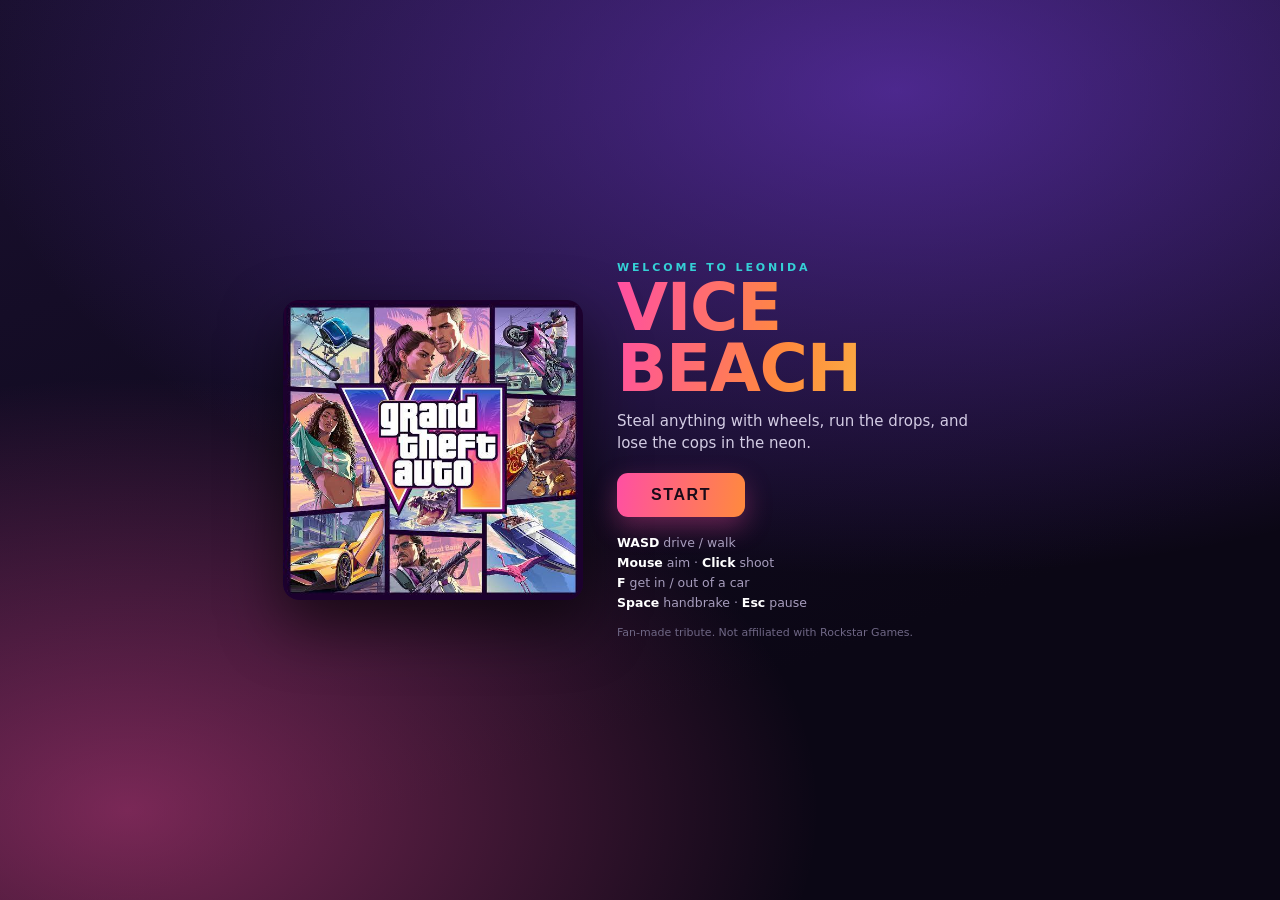
<file: gta6/index.html>
<!DOCTYPE html>
<html lang="en">
<head>
<meta charset="utf-8">
<meta name="viewport" content="width=device-width, initial-scale=1, maximum-scale=1, user-scalable=no, viewport-fit=cover">
<meta name="theme-color" content="#0e0b18">
<meta name="mobile-web-app-capable" content="yes">
<meta name="apple-mobile-web-app-capable" content="yes">
<meta name="apple-mobile-web-app-status-bar-style" content="black-translucent">
<title>GTA VI &mdash; Vice Beach</title>
<link rel="icon" href="assets/cover.jpg">
<link rel="stylesheet" href="css/style.css">
<link rel="stylesheet" href="css/cheats.css">
</head>
<body>

<canvas id="game"></canvas>

<!-- ============================ HUD ============================ -->
<div id="hud" class="hud">
  <div class="hud-top">
    <canvas id="minimap" width="150" height="150"></canvas>

    <div class="hud-right">
      <div id="cash" class="cash">$0</div>
      <div id="stars" class="stars">☆☆☆☆☆</div>
      <button id="btnPause" class="pause-btn" aria-label="Pause">II</button>
    </div>
  </div>

  <div id="mission" class="mission">
    <div class="m-head">
      <span id="missionTitle">MISSION</span>
      <span id="missionTimer" class="m-timer">00:00</span>
    </div>
    <div id="missionDesc" class="m-desc"></div>
  </div>

  <div id="toast" class="toast"></div>

  <div class="hud-bottom">
    <div class="bars">
      <div class="bar"><i id="healthFill" class="fill hp"></i></div>
      <div class="bar" id="armorWrap"><i id="armorFill" class="fill ar"></i></div>
    </div>
    <div id="speedWrap" class="speedo">
      <b id="speed">0</b><span>km/h</span>
    </div>
  </div>

  <!-- touch controls -->
  <div id="touchUi" class="touch">
    <div id="stickBase" class="stick"><i id="stickNub" class="nub"></i></div>
    <div class="pad">
      <button id="btnEnter" class="tbtn enter">GET<br>IN</button>
      <button id="btnBrake" class="tbtn brake">BRAKE</button>
      <button id="btnFire" class="tbtn fire">FIRE</button>
    </div>
  </div>
</div>

<!-- ========================== TITLE ============================ -->
<div id="title" class="screen on">
  <div class="cover">
    <img src="assets/cover.jpg" alt="Grand Theft Auto VI">
  </div>
  <div class="title-copy">
    <p class="kicker">Welcome to Leonida</p>
    <h1>VICE BEACH</h1>
    <p class="blurb">
      Steal anything with wheels, run the drops, and lose the cops in the neon.
    </p>
    <button id="btnPlay" class="btn">START</button>
    <div class="controls">
      <div><b>WASD</b> drive / walk</div>
      <div><b>Mouse</b> aim · <b>Click</b> shoot</div>
      <div><b>F</b> get in / out of a car</div>
      <div><b>Space</b> handbrake · <b>Esc</b> pause</div>
    </div>
    <p class="legal">Fan-made tribute. Not affiliated with Rockstar Games.</p>
  </div>
</div>

<!-- ====================== ВЫБОР ПЕРСОНАЖА ====================== -->
<div id="picker" class="screen">
  <p class="kicker">Кого ты играешь</p>
  <h2 class="pick-title">ВЫБОР ПЕРСОНАЖА</h2>
  <div id="picked" class="picks"></div>
  <button id="btnPickBack" class="btn ghost small">НАЗАД</button>
</div>

<!-- ========================== WASTED =========================== -->
<div id="wasted" class="screen dim">
  <h2 class="wasted-word">WASTED</h2>
  <p id="wastedStats" class="wasted-stats"></p>
  <button id="btnRespawn" class="btn">RESPAWN</button>
</div>

<!-- ========================== PAUSE ============================ -->
<div id="pause" class="screen dim">
  <h2 class="pause-word">PAUSED</h2>
  <button id="btnResume" class="btn">RESUME</button>
  <button id="btnQuit" class="btn ghost">QUIT TO TITLE</button>
</div>

<script src="js/util.js"></script>
<script src="js/city.js"></script>
<script src="js/vehicles.js"></script>
<script src="js/entities.js"></script>
<script src="js/characters.js"></script>
<script src="js/cheats.js"></script>
<script src="js/ui.js"></script>
<script src="js/game.js"></script>
<script>
  Game.boot(document.getElementById('game'));
</script>
</body>
</html>
</file>
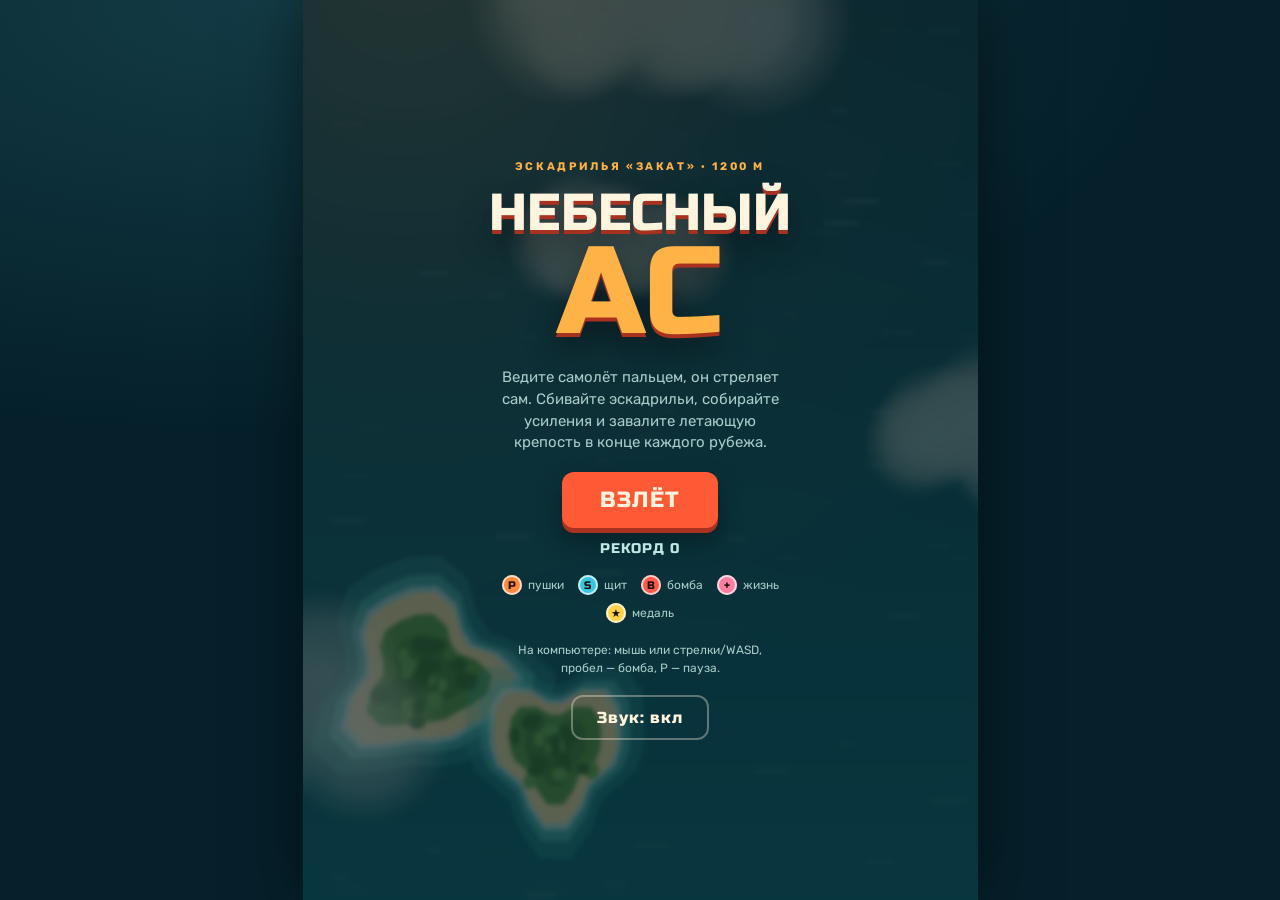
<file: plane/index.html>
<!DOCTYPE html>
<html lang="ru">
<head>
<meta charset="utf-8">
<meta name="viewport" content="width=device-width, initial-scale=1, maximum-scale=1, user-scalable=no, viewport-fit=cover">
<title>Небесный ас</title>
<link rel="preconnect" href="https://fonts.googleapis.com">
<link rel="preconnect" href="https://fonts.gstatic.com" crossorigin>
<link href="https://fonts.googleapis.com/css2?family=Russo+One&family=Rubik:wght@400;500;700&display=swap" rel="stylesheet">
<style>
:root{
  color-scheme:dark;
  --deep:#05202a;
  --sea:#0f4c5c;
  --ink:#fff4de;
  --muted:#a9cdca;
  --sun:#ffb347;
  --flame:#ff5a36;
  --flame-dark:#a8321f;
  --foam:#bfe7e3;
  --veil:rgba(4,26,33,.62);
  --display:"Russo One","Arial Black",Impact,sans-serif;
  --body:"Rubik",system-ui,-apple-system,"Segoe UI",Roboto,sans-serif;
}
[hidden]{display:none!important}
html,body{height:100%;margin:0;background:var(--deep);color:var(--ink);overflow:hidden;
  font-family:var(--body);-webkit-user-select:none;user-select:none;-webkit-tap-highlight-color:transparent}
#app{position:relative;height:100%;width:100%;display:flex;align-items:center;justify-content:center;
  background:radial-gradient(120% 80% at 20% 0%,#133b45 0%,var(--deep) 60%)}
#stage{position:relative;overflow:hidden;touch-action:none;box-shadow:0 0 60px rgba(0,0,0,.5)}
#cv{position:absolute;inset:0;width:100%;height:100%;display:block}

.hud-btn{position:absolute;border:0;padding:0;cursor:pointer;color:var(--ink);font-family:var(--display);
  background:rgba(5,32,42,.55);border:2px solid rgba(255,244,222,.35);-webkit-backdrop-filter:blur(4px);backdrop-filter:blur(4px)}
.hud-btn:focus-visible,.btn:focus-visible{outline:3px solid var(--sun);outline-offset:3px}
#pauseBtn{top:12px;right:12px;width:42px;height:42px;border-radius:12px;display:flex;align-items:center;justify-content:center;gap:5px}
#pauseBtn i{display:block;width:5px;height:16px;background:var(--ink);border-radius:2px}
#bombBtn{right:14px;bottom:16px;width:72px;height:72px;border-radius:50%;display:flex;flex-direction:column;
  align-items:center;justify-content:center;line-height:1;border-color:rgba(255,90,54,.8);background:rgba(120,30,16,.5)}
#bombBtn b{font-size:26px;font-weight:400}
#bombBtn span{font-family:var(--body);font-weight:700;font-size:10px;letter-spacing:.12em;margin-top:3px;color:#ffd7c9}
#bombBtn:active{transform:scale(.94)}
#bombBtn.empty{opacity:.35}
#stage:not(.playing) .play-only{display:none}

.overlay{position:absolute;inset:0;display:flex;flex-direction:column;align-items:center;justify-content:center;
  gap:18px;padding-inline:24px;text-align:center;background:var(--veil);
  -webkit-backdrop-filter:blur(2px);backdrop-filter:blur(2px);z-index:5}
.eyebrow{font-weight:700;font-size:11px;letter-spacing:.24em;color:var(--sun);text-transform:uppercase}
.title{font-family:var(--display);font-weight:400;margin:0;line-height:.9;letter-spacing:.01em;
  text-shadow:0 4px 0 var(--flame-dark),0 14px 34px rgba(0,0,0,.45)}
.title .l1{display:block;font-size:clamp(34px,11vw,52px);color:var(--ink)}
.title .l2{display:block;font-size:clamp(76px,26vw,124px);color:var(--sun)}
.lead{margin:0;max-width:30ch;color:var(--muted);font-size:15px;line-height:1.45;text-wrap:balance}
.btn{font-family:var(--display);font-size:22px;letter-spacing:.06em;color:var(--ink);background:var(--flame);
  border:0;border-radius:12px;padding:15px 38px;cursor:pointer;box-shadow:0 5px 0 var(--flame-dark),0 12px 24px rgba(0,0,0,.35)}
.btn:active{transform:translateY(4px);box-shadow:0 1px 0 var(--flame-dark)}
.btn.ghost{background:transparent;box-shadow:none;border:2px solid rgba(255,244,222,.35);font-size:16px;padding:11px 24px}
.btns{display:flex;flex-direction:column;gap:12px;align-items:center}
.row{display:flex;gap:10px;flex-wrap:wrap;justify-content:center}
.legend{display:flex;flex-wrap:wrap;gap:8px 14px;justify-content:center;max-width:320px;font-size:12px;color:var(--muted)}
.legend span{display:flex;align-items:center;gap:6px}
.legend i{width:20px;height:20px;border-radius:50%;display:inline-flex;align-items:center;justify-content:center;
  font-style:normal;font-family:var(--display);font-size:11px;color:#1b1206;box-shadow:0 0 0 2px rgba(255,255,255,.7) inset}
.best{font-family:var(--display);font-size:14px;letter-spacing:.08em;color:var(--foam);font-variant-numeric:tabular-nums}
.hint{font-size:12px;color:var(--muted);max-width:34ch;line-height:1.5;margin:0}
.stats{display:grid;grid-template-columns:repeat(3,auto);gap:4px 22px;font-variant-numeric:tabular-nums}
.stats dt{font-size:10px;letter-spacing:.2em;color:var(--muted);text-transform:uppercase;grid-row:1}
.stats dd{margin:0;font-family:var(--display);font-size:24px;grid-row:2}
.bigscore{font-family:var(--display);font-size:clamp(44px,14vw,64px);line-height:1;color:var(--sun);font-variant-numeric:tabular-nums}
.record{font-weight:700;font-size:12px;letter-spacing:.2em;color:#1b1206;background:var(--sun);padding:5px 10px;border-radius:6px}

#banner{position:absolute;left:0;right:0;top:32%;text-align:center;pointer-events:none;opacity:0;z-index:4}
#banner h2{font-family:var(--display);font-weight:400;font-size:clamp(34px,10vw,46px);margin:0;color:var(--ink);
  text-shadow:0 3px 0 var(--flame-dark),0 10px 30px rgba(0,0,0,.5)}
#banner p{margin:6px 0 0;font-weight:700;font-size:12px;letter-spacing:.26em;color:var(--sun);text-transform:uppercase}
#banner.show{animation:banner 2.4s ease both}
#banner.warn h2{color:#ffd0c4;text-shadow:0 3px 0 #7a1406,0 0 30px rgba(255,60,30,.6)}
@keyframes banner{0%{opacity:0;transform:scale(1.3)}12%{opacity:1;transform:scale(1)}80%{opacity:1}100%{opacity:0;transform:translateY(-14px)}}
@media (prefers-reduced-motion:reduce){#banner.show{animation:bannerFade 2.4s linear both}
  @keyframes bannerFade{0%,100%{opacity:0}10%,85%{opacity:1}}}
</style>
</head>
<body>
<div id="app">
  <div id="stage">
    <canvas id="cv"></canvas>

    <button id="pauseBtn" class="hud-btn play-only" aria-label="Пауза"><i></i><i></i></button>
    <button id="bombBtn" class="hud-btn play-only" aria-label="Сбросить бомбу"><b id="bombCount">2</b><span>БОМБА</span></button>

    <div id="banner"><h2 id="bannerTitle"></h2><p id="bannerSub"></p></div>

    <section id="menu" class="overlay">
      <div class="eyebrow">Эскадрилья «Закат» · 1200 м</div>
      <h1 class="title"><span class="l1">НЕБЕСНЫЙ</span><span class="l2">АС</span></h1>
      <p class="lead">Ведите самолёт пальцем, он стреляет сам. Сбивайте эскадрильи, собирайте усиления и завалите летающую крепость в конце каждого рубежа.</p>
      <div class="btns">
        <button id="startBtn" class="btn">ВЗЛЁТ</button>
        <div class="best" id="menuBest">РЕКОРД 0</div>
      </div>
      <div class="legend">
        <span><i style="background:#ff8a3d">P</i>пушки</span>
        <span><i style="background:#39c6e0">S</i>щит</span>
        <span><i style="background:#ff5a4a">B</i>бомба</span>
        <span><i style="background:#ff7fa0">+</i>жизнь</span>
        <span><i style="background:#ffd34d">★</i>медаль</span>
      </div>
      <p class="hint">На компьютере: мышь или стрелки/WASD, пробел — бомба, P — пауза.</p>
      <button id="soundBtn" class="btn ghost">Звук: вкл</button>
    </section>

    <section id="pauseScr" class="overlay" hidden>
      <div class="eyebrow">Полёт приостановлен</div>
      <h2 class="title"><span class="l1">ПАУЗА</span></h2>
      <div class="btns">
        <button id="resumeBtn" class="btn">ДАЛЬШЕ</button>
        <div class="row">
          <button id="soundBtn2" class="btn ghost">Звук: вкл</button>
          <button id="quitBtn" class="btn ghost">В ангар</button>
        </div>
      </div>
    </section>

    <section id="over" class="overlay" hidden>
      <div class="eyebrow">Самолёт сбит</div>
      <div class="bigscore" id="overScore">0</div>
      <div class="record" id="overRecord" hidden>НОВЫЙ РЕКОРД</div>
      <dl class="stats">
        <dt>Рубеж</dt><dd id="overLvl">1</dd>
        <dt>Сбито</dt><dd id="overKills">0</dd>
        <dt>Рекорд</dt><dd id="overBest">0</dd>
      </dl>
      <div class="btns">
        <button id="againBtn" class="btn">ЕЩЁ ВЫЛЕТ</button>
        <button id="menuBtn" class="btn ghost">В ангар</button>
      </div>
    </section>
  </div>
</div>

<script>
(() => {
'use strict';
const $ = id => document.getElementById(id);
const stage = $('stage'), cv = $('cv'), ctx = cv.getContext('2d');
const W = 420;
let H = 740, S = 1, DPR = 1;
const REDUCE = matchMedia('(prefers-reduced-motion: reduce)').matches;
const TAU = Math.PI * 2;
const rand = (a, b) => a + Math.random() * (b - a);
const clamp = (v, a, b) => v < a ? a : v > b ? b : v;
const fmt = n => Math.floor(n).toLocaleString('ru-RU');

/* ---------- storage ---------- */
function loadBest() { try { return +localStorage.getItem('sky-ace-best') || 0; } catch (e) { return 0; } }
function saveBest(v) { try { localStorage.setItem('sky-ace-best', String(v)); } catch (e) {} }
let best = loadBest();

/* ---------- layout ---------- */
function resize() {
  const app = $('app');
  const w = app.clientWidth, h = app.clientHeight;
  S = Math.min(w / W, h / 560);
  H = Math.round(h / S);
  stage.style.width = (W * S) + 'px';
  stage.style.height = (H * S) + 'px';
  DPR = Math.min(window.devicePixelRatio || 1, 2);
  cv.width = Math.round(W * S * DPR);
  cv.height = Math.round(H * S * DPR);
  if (player) { player.x = clamp(player.x, 20, W - 20); player.y = clamp(player.y, 60, H - 40); }
}

/* ---------- sprite factory ---------- */
function ell(c, x, y, rx, ry, col) { c.fillStyle = col; c.beginPath(); c.ellipse(x, y, rx, ry, 0, 0, TAU); c.fill(); }
function poly(c, p, col) { c.fillStyle = col; c.beginPath(); c.moveTo(p[0], p[1]); for (let i = 2; i < p.length; i += 2) c.lineTo(p[i], p[i + 1]); c.closePath(); c.fill(); }
function rr(c, x, y, w, h, r, col) {
  c.fillStyle = col; c.beginPath(); c.moveTo(x + r, y);
  c.arcTo(x + w, y, x + w, y + h, r); c.arcTo(x + w, y + h, x, y + h, r);
  c.arcTo(x, y + h, x, y, r); c.arcTo(x, y, x + w, y, r); c.closePath(); c.fill();
}
function tint(src, col) {
  const t = document.createElement('canvas'); t.width = src.width; t.height = src.height;
  const c = t.getContext('2d'); c.drawImage(src, 0, 0);
  c.globalCompositeOperation = 'source-in'; c.fillStyle = col; c.fillRect(0, 0, t.width, t.height);
  return t;
}
function makeSprite(w, h, fn) {
  const res = 3, c0 = document.createElement('canvas');
  c0.width = w * res; c0.height = h * res;
  const c = c0.getContext('2d'); c.scale(res, res); c.translate(w / 2, h / 2); fn(c);
  return { c: c0, w, h, sh: tint(c0, 'rgba(0,18,26,.34)'), wh: tint(c0, '#fff') };
}
function roundel(c, x, y, r, outer, inner) { ell(c, x, y, r, r, outer); ell(c, x, y, r * .62, r * .62, inner); }

const SPR = {};
function buildSprites() {
  SPR.player = makeSprite(64, 60, c => {
    poly(c, [-30, -2, 30, -2, 28, 10, -28, 10], '#efe0bd');
    poly(c, [-30, -2, -21, -2, -21, 10, -28, 10], '#d6452f');
    poly(c, [30, -2, 21, -2, 21, 10, 28, 10], '#d6452f');
    c.fillStyle = 'rgba(0,0,0,.13)'; c.fillRect(-28, 7, 56, 3);
    poly(c, [-13, 20, 13, 20, 11, 26, -11, 26], '#efe0bd');
    ell(c, 0, 1, 6.5, 25, '#d6452f');
    ell(c, -2, -2, 2, 18, 'rgba(255,255,255,.2)');
    c.fillStyle = '#efe0bd'; c.fillRect(-6, 13, 12, 3);
    rr(c, -1.2, 17, 2.4, 11, 1, '#a8321f');
    ell(c, 0, -5, 3.6, 6.5, '#1d3550'); ell(c, -1, -7, 1.2, 2.4, 'rgba(255,255,255,.65)');
    for (const s of [-1, 1]) { ell(c, s * 14, 3, 4.2, 4.2, '#1d3550'); ell(c, s * 14, 3, 2.8, 2.8, '#f7f2e6'); ell(c, s * 14, 3, 1.4, 1.4, '#d6452f'); }
    ell(c, 0, -24, 3.4, 3, '#3a3634');
  });
  SPR.fighter = makeSprite(50, 44, c => {
    poly(c, [-23, -4, 23, -4, 20, 7, -20, 7], '#6f7d49');
    poly(c, [-23, -4, -17, -4, -16, 7, -20, 7], '#e0b23c');
    poly(c, [23, -4, 17, -4, 16, 7, 20, 7], '#e0b23c');
    poly(c, [-10, -17, 10, -17, 8, -12, -8, -12], '#6f7d49');
    ell(c, 0, -1, 5.5, 19, '#55623a');
    ell(c, 1.5, 0, 1.6, 14, 'rgba(255,255,255,.12)');
    ell(c, 0, 5, 3, 5, '#1c2a22');
    ell(c, 0, 18, 3, 2.6, '#2b2b2b');
    for (const s of [-1, 1]) roundel(c, s * 12, 1.5, 3.4, '#f2ead6', '#c8323a');
  });
  SPR.zig = makeSprite(52, 46, c => {
    poly(c, [0, -2, 24, -13, 22, -5, 4, 11, -4, 11, -22, -5, -24, -13], '#58728e');
    poly(c, [-9, -19, 9, -19, 6, -14, -6, -14], '#58728e');
    ell(c, 0, 0, 5, 20, '#3e5570');
    ell(c, 0, 5, 2.8, 5, '#10202e');
    ell(c, 0, 19, 2.6, 2.4, '#222');
    for (const s of [-1, 1]) roundel(c, s * 15, -7, 3, '#e8e0cc', '#c8323a');
  });
  SPR.bomber = makeSprite(100, 80, c => {
    poly(c, [-48, -8, 48, -8, 44, 8, -44, 8], '#7a838f');
    c.fillStyle = 'rgba(0,0,0,.14)'; c.fillRect(-45, -8, 90, 3);
    for (const s of [-1, 1]) { ell(c, s * 24, 6, 5.5, 12, '#5b636e'); ell(c, s * 24, 17, 3, 2.5, '#2b2b2b'); }
    poly(c, [-20, -34, 20, -34, 17, -27, -17, -27], '#7a838f');
    for (const s of [-1, 1]) rr(c, s * 18 - 1.5, -38, 3, 12, 1, '#4d545e');
    ell(c, 0, -2, 9, 36, '#666f7b');
    ell(c, 3, -4, 2.5, 26, 'rgba(255,255,255,.12)');
    ell(c, 0, 29, 6, 6, 'rgba(160,215,235,.85)');
    c.strokeStyle = 'rgba(40,50,60,.7)'; c.lineWidth = .8; c.beginPath(); c.moveTo(-6, 29); c.lineTo(6, 29); c.moveTo(0, 23); c.lineTo(0, 35); c.stroke();
    ell(c, 0, -6, 4, 4, '#2f353d');
    for (const s of [-1, 1]) roundel(c, s * 36, 0, 4.5, '#f2ead6', '#c8323a');
  });
  SPR.dart = makeSprite(46, 50, c => {
    poly(c, [0, 24, 22, -14, 8, -10, 0, -20, -8, -10, -22, -14], '#2e3140');
    poly(c, [0, 24, 5, 8, 0, 4, -5, 8], '#ff7a3a');
    for (const s of [-1, 1]) poly(c, [s * 20, -13, s * 15, -12, s * 11, -2], '#ff7a3a');
    ell(c, 0, 8, 2.4, 6, '#a7e3ff');
  });
  SPR.boss = makeSprite(240, 170, c => {
    poly(c, [-118, -10, 118, -10, 104, 16, -104, 16], '#5b6371');
    c.strokeStyle = 'rgba(0,0,0,.18)'; c.lineWidth = 1;
    c.beginPath(); for (const x of [-96, -60, -20, 20, 60, 96]) { c.moveTo(x, -10); c.lineTo(x * .9, 16); } c.stroke();
    for (const x of [-78, -40, 40, 78]) { ell(c, x, 10, 8, 18, '#434a56'); ell(c, x, 27, 4.5, 3.5, '#1e1e1e'); }
    poly(c, [-46, -62, 46, -62, 40, -50, -40, -50], '#5b6371');
    for (const s of [-1, 1]) rr(c, s * 34 - 2.5, -72, 5, 22, 2, '#3b414c');
    c.fillStyle = '#c8323a'; c.fillRect(-44, -60, 10, 8); c.fillRect(34, -60, 10, 8);
    ell(c, 0, -6, 18, 74, '#4d5461');
    ell(c, 5, -10, 5, 56, 'rgba(255,255,255,.1)');
    ell(c, 0, 58, 11, 10, 'rgba(150,210,230,.85)');
    c.strokeStyle = 'rgba(30,40,50,.7)'; c.lineWidth = 1.2; c.beginPath(); c.moveTo(-10, 58); c.lineTo(10, 58); c.moveTo(0, 48); c.lineTo(0, 68); c.stroke();
    ell(c, 0, -22, 7, 7, '#262a31'); ell(c, 0, 20, 7, 7, '#262a31');
    for (const s of [-1, 1]) roundel(c, s * 62, 2, 9, '#f2ead6', '#c8323a');
  });
  SPR.clouds = [0, 1, 2].map(k => {
    const cw = 200, ch = 120, c0 = document.createElement('canvas');
    c0.width = cw; c0.height = ch; const c = c0.getContext('2d');
    const n = 7 + k * 2;
    for (let i = 0; i < n; i++) {
      const x = rand(50, 150), y = rand(40, 80), r = rand(22, 40);
      const g = c.createRadialGradient(x, y, 0, x, y, r);
      g.addColorStop(0, 'rgba(255,250,240,.95)'); g.addColorStop(.6, 'rgba(255,246,230,.6)'); g.addColorStop(1, 'rgba(255,240,220,0)');
      c.fillStyle = g; c.beginPath(); c.arc(x, y, r, 0, TAU); c.fill();
    }
    return c0;
  });
  SPR.islands = [0, 1, 2, 3].map(() => {
    const base = rand(34, 60), size = Math.ceil(base * 3.2), c0 = document.createElement('canvas');
    c0.width = size; c0.height = size; const c = c0.getContext('2d'); c.translate(size / 2, size / 2);
    const pts = [], n = 22, ph = rand(0, 6);
    for (let i = 0; i < n; i++) { const a = i / n * TAU; pts.push(a, base * (.78 + .16 * Math.sin(a * 3 + ph) + .08 * Math.sin(a * 5 + ph * 2))); }
    const blob = (k, col) => { c.fillStyle = col; c.beginPath(); for (let i = 0; i < pts.length; i += 2) { const x = Math.cos(pts[i]) * pts[i + 1] * k, y = Math.sin(pts[i]) * pts[i + 1] * k; i ? c.lineTo(x, y) : c.moveTo(x, y); } c.closePath(); c.fill(); };
    blob(1.45, 'rgba(70,190,180,.28)'); blob(1.22, 'rgba(110,215,200,.45)'); blob(1.08, 'rgba(255,255,255,.5)');
    blob(1, '#e9d49c'); blob(.74, '#5c9a44'); blob(.5, '#4a843a');
    for (let i = 0; i < 26; i++) { const a = rand(0, TAU), d = rand(0, base * .55); ell(c, Math.cos(a) * d, Math.sin(a) * d, rand(3, 6), rand(3, 6), i % 3 ? '#3d7431' : '#6fae52'); }
    return c0;
  });
}

function blit(s, x, y, rot, flash) {
  if (rot) { ctx.save(); ctx.translate(x, y); ctx.rotate(rot); ctx.drawImage(s.c, -s.w / 2, -s.h / 2, s.w, s.h); if (flash) ctx.drawImage(s.wh, -s.w / 2, -s.h / 2, s.w, s.h); ctx.restore(); return; }
  ctx.drawImage(s.c, x - s.w / 2, y - s.h / 2, s.w, s.h);
  if (flash) ctx.drawImage(s.wh, x - s.w / 2, y - s.h / 2, s.w, s.h);
}
function shadow(s, x, y, rot) {
  const w = s.w * .78, h = s.h * .78;
  ctx.save(); ctx.translate(x + 16, y + 26); if (rot) ctx.rotate(rot);
  ctx.drawImage(s.sh, -w / 2, -h / 2, w, h); ctx.restore();
}
function prop(x, y, w) {
  ctx.fillStyle = 'rgba(230,230,225,' + (0.25 + Math.random() * 0.25) + ')';
  ctx.beginPath(); ctx.ellipse(x, y, w, 1.6, 0, 0, TAU); ctx.fill();
}

/* ---------- audio ---------- */
let AC = null, master = null, noiseBuf = null, drone = null, muted = false;
function audioInit() {
  if (AC) { if (AC.state === 'suspended') AC.resume(); return; }
  try {
    AC = new (window.AudioContext || window.webkitAudioContext)();
    master = AC.createGain(); master.gain.value = muted ? 0 : .55; master.connect(AC.destination);
    noiseBuf = AC.createBuffer(1, AC.sampleRate, AC.sampleRate);
    const d = noiseBuf.getChannelData(0); for (let i = 0; i < d.length; i++) d[i] = Math.random() * 2 - 1;
    const o = AC.createOscillator(), f = AC.createBiquadFilter(), gn = AC.createGain(), lfo = AC.createOscillator(), lg = AC.createGain();
    o.type = 'sawtooth'; o.frequency.value = 58; f.type = 'lowpass'; f.frequency.value = 240; gn.gain.value = 0;
    lfo.frequency.value = 9; lg.gain.value = 5; lfo.connect(lg); lg.connect(o.frequency);
    o.connect(f); f.connect(gn); gn.connect(master); o.start(); lfo.start();
    drone = gn;
  } catch (e) { AC = null; }
}
function setDrone(on) { if (drone) drone.gain.setTargetAtTime(on ? .045 : 0, AC.currentTime, .3); }
function tone(freq, dur, type, vol, slide) {
  if (!AC || muted) return;
  const t = AC.currentTime, o = AC.createOscillator(), g = AC.createGain();
  o.type = type || 'square'; o.frequency.setValueAtTime(freq, t);
  if (slide) o.frequency.exponentialRampToValueAtTime(Math.max(20, freq + slide), t + dur);
  g.gain.setValueAtTime(vol || .1, t); g.gain.exponentialRampToValueAtTime(.0001, t + dur);
  o.connect(g); g.connect(master); o.start(t); o.stop(t + dur + .02);
}
function noise(dur, vol, freq) {
  if (!AC || muted) return;
  const t = AC.currentTime, s = AC.createBufferSource(), f = AC.createBiquadFilter(), g = AC.createGain();
  s.buffer = noiseBuf; f.type = 'lowpass'; f.frequency.setValueAtTime(freq || 1000, t); f.frequency.exponentialRampToValueAtTime(80, t + dur);
  g.gain.setValueAtTime(vol, t); g.gain.exponentialRampToValueAtTime(.0001, t + dur);
  s.connect(f); f.connect(g); g.connect(master); s.start(t); s.stop(t + dur);
}
let shotSnd = 0;
const sfx = {
  shoot() { if ((shotSnd++ & 1) === 0) tone(1300, .045, 'square', .018, -700); },
  hit() { tone(260, .04, 'triangle', .04, -80); },
  boom() { noise(.45, .32, 1400); tone(110, .3, 'sine', .15, -70); },
  bigBoom() { noise(1.3, .55, 900); tone(70, 1, 'sine', .35, -45); },
  pickup() { tone(660, .08, 'square', .06); setTimeout(() => tone(990, .12, 'square', .06), 70); },
  hurt() { noise(.6, .4, 2000); tone(420, .5, 'sawtooth', .12, -340); },
  bomb() { noise(1.6, .6, 2500); tone(900, 1.2, 'sawtooth', .1, -850); },
  warn() { for (let i = 0; i < 3; i++) setTimeout(() => { tone(520, .22, 'square', .07); setTimeout(() => tone(390, .22, 'square', .07), 240); }, i * 520); },
  level() { [523, 659, 784, 1046].forEach((f, i) => setTimeout(() => tone(f, .16, 'square', .06), i * 110)); },
  eshot() { tone(520, .06, 'triangle', .025, -200); },
};
function setMuted(m) {
  muted = m;
  if (master) master.gain.setTargetAtTime(m ? 0 : .55, AC.currentTime, .05);
  $('soundBtn').textContent = $('soundBtn2').textContent = 'Звук: ' + (m ? 'выкл' : 'вкл');
}

/* ---------- world ---------- */
let state = 'menu', g = null, player = null;
let bullets = [], ebullets = [], enemies = [], pickups = [], parts = [], rings = [], floaters = [], timers = [];
const bg = { glints: [], islands: [], low: [], high: [], islandT: 1, lowT: 0, highT: 4 };

function initBg() {
  bg.glints = []; for (let i = 0; i < 80; i++) bg.glints.push({ x: rand(0, W), y: rand(0, H), len: rand(6, 20), a: rand(.05, .16), ph: rand(0, TAU) });
  bg.islands = []; bg.low = []; bg.high = [];
  for (let i = 0; i < 2; i++) bg.islands.push({ s: SPR.islands[i], x: rand(40, W - 40), y: rand(0, H * .8) });
  for (let i = 0; i < 3; i++) bg.low.push({ s: SPR.clouds[i % 3], x: rand(-40, W + 40), y: rand(0, H), k: rand(.9, 1.6), v: rand(1.4, 1.9) });
}
function updateBg(dt) {
  const sp = 60 * dt;
  for (const q of bg.glints) { q.y += sp; if (q.y > H + 10) { q.y = -10; q.x = rand(0, W); } }
  for (const q of bg.islands) q.y += sp;
  bg.islands = bg.islands.filter(q => q.y < H + q.s.height / 2);
  if ((bg.islandT -= dt) < 0) { bg.islandT = rand(5, 10); const s = SPR.islands[(Math.random() * 4) | 0]; bg.islands.push({ s, x: rand(20, W - 20), y: -s.height / 2 }); }
  for (const q of bg.low) q.y += sp * q.v;
  bg.low = bg.low.filter(q => q.y < H + 100);
  if ((bg.lowT -= dt) < 0) { bg.lowT = rand(1.5, 4); bg.low.push({ s: SPR.clouds[(Math.random() * 3) | 0], x: rand(-40, W + 40), y: -110, k: rand(.9, 1.7), v: rand(1.4, 1.9) }); }
  for (const q of bg.high) q.y += sp * q.v;
  bg.high = bg.high.filter(q => q.y < H + 160);
  if ((bg.highT -= dt) < 0) { bg.highT = rand(6, 12); bg.high.push({ s: SPR.clouds[(Math.random() * 3) | 0], x: rand(0, W), y: -160, k: rand(1.8, 2.6), v: 3.6 }); }
}
let seaGrad = null, sunGrad = null, gradH = 0;
function drawSea(time) {
  if (gradH !== H) {
    gradH = H;
    seaGrad = ctx.createLinearGradient(0, 0, 0, H); seaGrad.addColorStop(0, '#0c3b49'); seaGrad.addColorStop(1, '#136571');
    sunGrad = ctx.createRadialGradient(W * .15, -40, 10, W * .15, -40, H * .9);
    sunGrad.addColorStop(0, 'rgba(255,190,110,.32)'); sunGrad.addColorStop(.5, 'rgba(255,150,90,.08)'); sunGrad.addColorStop(1, 'rgba(255,150,90,0)');
  }
  ctx.fillStyle = seaGrad; ctx.fillRect(0, 0, W, H);
  ctx.lineWidth = 2; ctx.lineCap = 'round';
  for (const q of bg.glints) {
    ctx.strokeStyle = 'rgba(210,245,240,' + (q.a * (.6 + .4 * Math.sin(time * 2 + q.ph))) + ')';
    ctx.beginPath(); ctx.moveTo(q.x, q.y); ctx.lineTo(q.x + q.len, q.y); ctx.stroke();
  }
  for (const q of bg.islands) ctx.drawImage(q.s, q.x - q.s.width / 2, q.y - q.s.height / 2);
}
function drawClouds(list, alpha) {
  ctx.globalAlpha = alpha;
  for (const q of list) { const w = 200 * q.k, h = 120 * q.k; ctx.drawImage(q.s, q.x - w / 2, q.y - h / 2, w, h); }
  ctx.globalAlpha = 1;
}

/* ---------- game setup ---------- */
function newGame() {
  g = { score: 0, shown: 0, lives: 3, bombs: 2, lvl: 1, wlvl: 1, t: 0, levelT: 0, spawnT: 1.2, bossOn: false, boss: null, bossWait: 0,
        chain: 0, combo: 1, comboT: 0, shake: 0, flash: 0, kills: 0, dead: false, missileT: 0 };
  player = { x: W / 2, y: H - 130, inv: 2, shield: 0, fireT: 0, bank: 0 };
  bullets = []; ebullets = []; enemies = []; pickups = []; parts = []; rings = []; floaters = []; timers = [];
  updateBombBtn();
}
function after(t, fn) { timers.push({ t, fn }); }
function banner(title, sub, warn) {
  const b = $('banner'); $('bannerTitle').textContent = title; $('bannerSub').textContent = sub || '';
  b.classList.toggle('warn', !!warn); b.classList.remove('show'); void b.offsetWidth; b.classList.add('show');
}
function updateBombBtn() { $('bombCount').textContent = g ? g.bombs : 0; $('bombBtn').classList.toggle('empty', !g || g.bombs <= 0); }

/* ---------- enemies ---------- */
const ET = {
  fighter: { r: 15, hp: 2, score: 100, drop: .05 },
  zig:     { r: 15, hp: 3, score: 150, drop: .07 },
  bomber:  { r: 32, hp: 24, score: 600, drop: .6 },
  dart:    { r: 14, hp: 3, score: 250, drop: .1 },
};
function addEnemy(type, x, y, o) {
  const d = ET[type], m = 1 + (g.lvl - 1) * .35;
  const e = { type, x, y, vx: 0, vy: 0, t: 0, r: d.r, hp: d.hp * m, max: d.hp * m, score: d.score, drop: d.drop, flash: 0, fireT: rand(.8, 1.8), entered: false };
  if (type === 'fighter') { e.vy = 150 + g.lvl * 10; e.shoots = g.lvl >= 2 && Math.random() < .15 + .1 * g.lvl; }
  if (type === 'zig') { e.vy = 115 + g.lvl * 6; e.x0 = x; e.ph = 0; e.amp = 70; }
  if (type === 'bomber') { e.vy = 55; }
  if (type === 'dart') { e.vy = 220; e.stopY = rand(70, H * .32); e.mode = 0; }
  enemies.push(Object.assign(e, o || {}));
}
function spawnWave() {
  const L = g.lvl;
  const pool = [['v', 3], ['line', 2.5], ['zig', 2 + L * .5], ['sweep', 2], ['bomber', .8 + L * .4], ['dart', L >= 2 ? 1 + L * .5 : .5]];
  let tot = 0; for (const p of pool) tot += p[1];
  let r = Math.random() * tot, kind = 'v';
  for (const p of pool) { if ((r -= p[1]) < 0) { kind = p[0]; break; } }
  if (kind === 'v') { const cx = rand(80, W - 80); for (let i = 0; i < 5; i++) addEnemy('fighter', cx + (i - 2) * 32, -30 - Math.abs(i - 2) * 28); }
  else if (kind === 'line') { const x = rand(40, W - 40), n = 4 + Math.min(L, 4); for (let i = 0; i < n; i++) addEnemy('fighter', x, -30 - i * 42); }
  else if (kind === 'zig') { const cx = rand(110, W - 110), ph = rand(0, TAU); for (let i = 0; i < 5; i++) addEnemy('zig', cx, -30 - i * 40, { x0: cx, ph: ph + i * .7 }); }
  else if (kind === 'sweep') { const left = Math.random() < .5; for (let i = 0; i < 5; i++) addEnemy('fighter', left ? -20 - i * 30 : W + 20 + i * 30, -20 - i * 34, { vx: left ? 95 : -95, vy: 120 }); }
  else if (kind === 'bomber') { addEnemy('bomber', rand(70, W - 70), -50); if (L >= 3) addEnemy('bomber', rand(70, W - 70), -150); }
  else { const n = 2 + (L >= 4 ? 1 : 0); for (let i = 0; i < n; i++) addEnemy('dart', rand(40, W - 40), -30 - i * 40); }
  g.spawnT = Math.max(.9, 2.5 - L * .18) + rand(0, .8);
}
function spawnBoss() {
  const hp = 280 + (g.lvl - 1) * 180;
  const b = { type: 'boss', x: W / 2, y: -110, vx: 55 + g.lvl * 6, vy: 0, t: 0, r: 70, hp, max: hp, score: 5000 * g.lvl, drop: 0, flash: 0, patT: 2, pat: 0, spiral: 0, spiralA: 0, spiralT: 0, burst: 0, burstT: 0, entered: true };
  enemies.push(b); g.boss = b; g.bossOn = true;
  banner('ЛЕТАЮЩАЯ КРЕПОСТЬ', 'Рубеж ' + g.lvl + ' · босс', true); sfx.warn();
}
function bossHit(e, x, y, pad) {
  const dx = x - e.x, dy = y - e.y;
  return (Math.abs(dx) < 112 + pad && dy > -12 - pad && dy < 16 + pad) ||
         (Math.abs(dx) < 18 + pad && Math.abs(dy + 6) < 72 + pad) ||
         (Math.abs(dx) < 46 + pad && dy > -66 - pad && dy < -48 + pad);
}
function touches(e, x, y, pad) {
  if (e.type === 'boss') return bossHit(e, x, y, pad);
  const dx = x - e.x, dy = y - e.y, r = e.r + pad; return dx * dx + dy * dy < r * r;
}
function ebullet(x, y, a, sp, r, col) { ebullets.push({ x, y, vx: Math.cos(a) * sp, vy: Math.sin(a) * sp, r: r || 4.5, col: col || '#ff6a3d' }); }
function aim(x, y) { return Math.atan2(player.y - y, player.x - x); }
function bspd() { return Math.min(150 + g.lvl * 14, 270); }

function updateEnemy(e, dt) {
  e.t += dt; if (e.flash > 0) e.flash -= dt;
  if (e.type === 'fighter') {
    e.x += e.vx * dt; e.y += e.vy * dt;
    if (e.shoots && e.y > H * .28) { e.shoots = false; if (!g.dead) { ebullet(e.x, e.y + 18, aim(e.x, e.y), bspd()); sfx.eshot(); } }
  } else if (e.type === 'zig') {
    e.y += e.vy * dt; e.x = e.x0 + Math.sin(e.t * 2.6 + e.ph) * e.amp;
  } else if (e.type === 'bomber') {
    e.vy = e.y < 120 ? 55 : 22; e.y += e.vy * dt;
    if ((e.fireT -= dt) < 0 && e.y > 20 && !g.dead) {
      e.fireT = Math.max(1, 2 - g.lvl * .12);
      const a = aim(e.x, e.y + 30); for (const k of [-.22, 0, .22]) ebullet(e.x, e.y + 30, a + k, bspd());
      sfx.eshot();
    }
  } else if (e.type === 'dart') {
    if (e.mode === 0) { e.y += e.vy * dt; e.vy = Math.max(30, (e.stopY - e.y) * 3); if (e.y >= e.stopY - 2) { e.mode = 1; e.hold = .7; } }
    else if (e.mode === 1) { e.hold -= dt; e.lock = aim(e.x, e.y); if (e.hold <= 0) { e.mode = 2; const sp = 360 + g.lvl * 20; e.vx = Math.cos(e.lock) * sp; e.vy = Math.sin(e.lock) * sp; } }
    else { e.x += e.vx * dt; e.y += e.vy * dt; if (Math.random() < .6) parts.push({ x: e.x - e.vx * .05, y: e.y - e.vy * .05, vx: 0, vy: 0, life: .35, max: .35, size: 4, col: '#ffb347', kind: 'glow' }); }
  } else if (e.type === 'boss') updateBoss(e, dt);
  if (e.y > -20) e.entered = true;
}
function updateBoss(e, dt) {
  if (e.y < 150) { e.y += 70 * dt; return; }
  e.x += e.vx * dt; if (e.x < 110 || e.x > W - 110) { e.vx *= -1; e.x = clamp(e.x, 110, W - 110); }
  e.y = 150 + Math.sin(e.t * .8) * 16;
  const rage = e.hp < e.max * .5, sp = bspd();
  if (g.dead) return;
  if (e.spiral > 0) {
    e.spiral -= dt; e.spiralT -= dt;
    if (e.spiralT <= 0) { e.spiralT = rage ? .05 : .07; for (let k = 0; k < (rage ? 3 : 2); k++) ebullet(e.x, e.y + 10, e.spiralA + k * TAU / (rage ? 3 : 2), sp * .8, 4.5, '#ffcf5a'); e.spiralA += .32; }
  }
  if (e.burst > 0) {
    e.burstT -= dt;
    if (e.burstT <= 0) { e.burst--; e.burstT = .14; for (const s of [-1, 1]) { const x = e.x + s * 60, y = e.y + 28; ebullet(x, y, aim(x, y), sp * 1.25, 4, '#ff4a4a'); } sfx.eshot(); }
  }
  if ((e.patT -= dt) <= 0) {
    const p = e.pat++ % (rage ? 4 : 3);
    if (p === 0) { const n = rage ? 15 : 11; for (let i = 0; i < n; i++) ebullet(e.x, e.y + 60, Math.PI / 2 + (i / (n - 1) - .5) * 1.5, sp); sfx.eshot(); }
    else if (p === 1) { e.spiral = 1.8; e.spiralT = 0; }
    else if (p === 2) { e.burst = rage ? 8 : 5; e.burstT = 0; }
    else { for (let i = 0; i < 20; i++) ebullet(e.x, e.y, i / 20 * TAU + e.t, sp * .75, 5, '#ffcf5a'); sfx.eshot(); }
    e.patT = rage ? 1.7 : 2.3;
  }
  if (rage && Math.random() < .3) { const x = e.x + [-78, -40, 40, 78][(Math.random() * 4) | 0]; parts.push({ x, y: e.y + 6, vx: rand(-10, 10), vy: rand(40, 80), life: 1, max: 1, size: rand(6, 11), col: '#3a3a3a', kind: 'smoke' }); }
}
function killEnemy(e) {
  e.dead = true;
  g.chain++; g.comboT = 1.8; g.combo = Math.min(8, 1 + Math.floor(g.chain / 6));
  const pts = e.score * g.combo; g.score += pts; g.kills++;
  floaters.push({ x: e.x, y: e.y, text: '+' + fmt(pts), life: .9, col: g.combo > 1 ? '#ffd34d' : '#fff4de', size: e.type === 'boss' ? 26 : e.type === 'bomber' ? 16 : 12 });
  if (e.type === 'boss') { bossDown(e); return; }
  boom(e.x, e.y, e.type === 'bomber' ? 2.2 : 1);
  if (Math.random() < e.drop) dropPickup(e.x, e.y);
}
function bossDown(e) {
  g.boss = null;
  for (let i = 0; i < 7; i++) after(i * .18, () => boom(e.x + rand(-100, 100), e.y + rand(-50, 40), 2));
  after(1.3, () => {
    boom(e.x, e.y, 4.5); sfx.bigBoom(); g.flash = REDUCE ? .2 : .6;
    for (let i = 0; i < 4; i++) dropPickup(e.x + (i - 1.5) * 34, e.y, i === 0 ? 'P' : i === 1 ? 'H' : 'M');
    ebullets.length = 0;
  });
  after(3, () => {
    g.lvl++; g.levelT = 0; g.bossOn = false; g.bombs = Math.min(g.bombs + 1, 5); updateBombBtn();
    banner('РУБЕЖ ' + g.lvl, 'Крепость сбита · +1 бомба'); sfx.level();
  });
}

/* ---------- pickups ---------- */
const PK = { P: ['#ff8a3d', 'P'], S: ['#39c6e0', 'S'], B: ['#ff5a4a', 'B'], H: ['#ff7fa0', '+'], M: ['#ffd34d', '★'] };
function dropPickup(x, y, type) {
  if (!type) {
    const r = Math.random();
    type = r < .4 ? 'P' : r < .58 ? 'S' : r < .72 ? 'B' : r < .8 ? 'H' : 'M';
    if (type === 'P' && g.wlvl >= 5) type = 'M';
    if (type === 'H' && g.lives >= 5) type = 'M';
  }
  pickups.push({ x, y, type, t: rand(0, 6), vy: 70 });
}
function collect(p) {
  sfx.pickup();
  let label = '';
  if (p.type === 'P') { g.wlvl = Math.min(5, g.wlvl + 1); label = 'ПУШКИ ' + g.wlvl; }
  else if (p.type === 'S') { player.shield = 8; label = 'ЩИТ'; }
  else if (p.type === 'B') { g.bombs = Math.min(5, g.bombs + 1); updateBombBtn(); label = '+БОМБА'; }
  else if (p.type === 'H') { g.lives = Math.min(5, g.lives + 1); label = '+ЖИЗНЬ'; }
  else { const v = 500 * g.lvl; g.score += v; label = '+' + fmt(v); }
  floaters.push({ x: p.x, y: p.y - 10, text: label, life: 1, col: PK[p.type][0], size: 14 });
}

/* ---------- effects ---------- */
const FIRE = ['#fff3b0', '#ffd166', '#ffb347', '#ff7a3a', '#ff5a36'];
function boom(x, y, size) {
  const n = Math.min(60, Math.round(14 * size));
  for (let i = 0; i < n; i++) {
    const a = rand(0, TAU), s = rand(30, 170) * Math.sqrt(size);
    parts.push({ x, y, vx: Math.cos(a) * s, vy: Math.sin(a) * s, life: rand(.3, .7), max: .7, size: rand(3, 7) * Math.sqrt(size), col: FIRE[(Math.random() * FIRE.length) | 0], kind: 'glow' });
  }
  for (let i = 0; i < n * .5; i++) {
    const a = rand(0, TAU), s = rand(10, 60) * Math.sqrt(size);
    parts.push({ x, y, vx: Math.cos(a) * s, vy: Math.sin(a) * s + 40, life: rand(.8, 1.5), max: 1.5, size: rand(6, 12) * Math.sqrt(size), col: '#2f3336', kind: 'smoke' });
  }
  for (let i = 0; i < 6 * size; i++) {
    const a = rand(0, TAU), s = rand(80, 220);
    parts.push({ x, y, vx: Math.cos(a) * s, vy: Math.sin(a) * s, life: rand(.4, .9), max: .9, size: rand(2, 3.5), col: '#262626', kind: 'debris' });
  }
  rings.push({ x, y, r: 4, max: 34 * size, life: .4, maxLife: .4 });
  if (!REDUCE) g.shake = Math.min(14, g.shake + 3 * size);
  if (size >= 2) sfx.bigBoom(); else sfx.boom();
}
function spark(x, y, col) {
  for (let i = 0; i < 3; i++) { const a = rand(0, TAU), s = rand(40, 120); parts.push({ x, y, vx: Math.cos(a) * s, vy: Math.sin(a) * s, life: .18, max: .18, size: 2.5, col: col || '#fff3b0', kind: 'glow' }); }
}

/* ---------- player ---------- */
function fire() {
  const x = player.x, y = player.y - 26, L = g.wlvl, sp = 760;
  const add = (dx, a) => bullets.push({ x: x + dx, y, vx: Math.sin(a) * sp, vy: -Math.cos(a) * sp, dmg: 1 });
  if (L === 1) { add(-5, 0); add(5, 0); }
  else if (L === 2) { add(-8, 0); add(0, 0); add(8, 0); }
  else { add(-6, 0); add(6, 0); add(-11, -.12); add(11, .12); if (L >= 4) { add(-16, -.26); add(16, .26); } }
  player.fireT = L >= 2 ? .095 : .11;
  sfx.shoot();
  parts.push({ x, y: y - 2, vx: 0, vy: -40, life: .06, max: .06, size: 7, col: '#fff3b0', kind: 'glow' });
}
function fireMissiles() {
  for (const s of [-1, 1]) bullets.push({ x: player.x + s * 22, y: player.y, vx: s * 90, vy: -260, dmg: 3, missile: true, t: 0 });
}
function hurtPlayer() {
  if (player.inv > 0 || g.dead) return;
  if (player.shield > 0) return;
  g.lives--; g.wlvl = Math.max(1, g.wlvl - 1); g.chain = 0; g.combo = 1;
  sfx.hurt(); boom(player.x, player.y, 1.4);
  for (const b of ebullets) { const dx = b.x - player.x, dy = b.y - player.y; if (dx * dx + dy * dy < 140 * 140) b.dead = true; }
  if (g.lives <= 0) {
    g.dead = true; setDrone(false);
    boom(player.x, player.y, 3.5);
    after(1.8, gameOver);
  } else { player.inv = 2.6; }
}
function useBomb() {
  if (state !== 'play' || !g || g.dead || g.bombs <= 0) return;
  g.bombs--; updateBombBtn(); sfx.bomb();
  g.flash = REDUCE ? .25 : .85; if (!REDUCE) g.shake = 16;
  for (const b of ebullets) { spark(b.x, b.y, '#ffd166'); g.score += 10; }
  ebullets.length = 0;
  for (const e of enemies) { if (e.dead || !e.entered) continue; e.hp -= e.type === 'boss' ? 35 : 45; e.flash = .15; if (e.hp <= 0) killEnemy(e); }
  rings.push({ x: player.x, y: player.y, r: 10, max: H, life: .7, maxLife: .7 });
  player.inv = Math.max(player.inv, 1);
}

/* ---------- input ---------- */
const keys = {};
let drag = null, mouse = null;
stage.addEventListener('pointerdown', e => {
  if (e.target.closest('button')) return;
  audioInit();
  if (e.pointerType === 'mouse') { mouse = toWorld(e); return; }
  drag = { id: e.pointerId, x: e.clientX, y: e.clientY };
  try { stage.setPointerCapture(e.pointerId); } catch (err) {}
});
stage.addEventListener('pointermove', e => {
  if (e.pointerType === 'mouse') { mouse = toWorld(e); return; }
  if (!drag || e.pointerId !== drag.id || state !== 'play' || !player || g.dead) return;
  const k = 1.35 / S;
  player.x = clamp(player.x + (e.clientX - drag.x) * k, 20, W - 20);
  player.y = clamp(player.y + (e.clientY - drag.y) * k, 60, H - 40);
  player.bank = clamp(player.bank + (e.clientX - drag.x) * .02, -1, 1);
  drag.x = e.clientX; drag.y = e.clientY;
});
const endDrag = e => { if (drag && e.pointerId === drag.id) drag = null; };
stage.addEventListener('pointerup', endDrag);
stage.addEventListener('pointercancel', endDrag);
stage.addEventListener('pointerleave', e => { if (e.pointerType === 'mouse') mouse = null; });
function toWorld(e) { const r = stage.getBoundingClientRect(); return { x: (e.clientX - r.left) / S, y: (e.clientY - r.top) / S }; }
addEventListener('keydown', e => {
  keys[e.code] = true;
  if (['ArrowUp', 'ArrowDown', 'ArrowLeft', 'ArrowRight', 'Space'].includes(e.code)) e.preventDefault();
  if (e.code === 'Space' || e.code === 'KeyX' || e.code === 'KeyB') useBomb();
  if (e.code === 'KeyP' || e.code === 'Escape') { if (state === 'play') pause(); else if (state === 'pause') resume(); }
  if (e.code === 'Enter' && (state === 'menu' || state === 'over')) start();
});
addEventListener('keyup', e => { keys[e.code] = false; });

/* ---------- update ---------- */
function update(dt) {
  updateBg(dt);
  if (state !== 'play') return;
  g.t += dt;
  for (let i = timers.length - 1; i >= 0; i--) { if ((timers[i].t -= dt) <= 0) { const f = timers[i].fn; timers.splice(i, 1); f(); } }

  // player movement
  if (!g.dead) {
    let mx = 0, my = 0;
    if (keys.ArrowLeft || keys.KeyA) mx--; if (keys.ArrowRight || keys.KeyD) mx++;
    if (keys.ArrowUp || keys.KeyW) my--; if (keys.ArrowDown || keys.KeyS) my++;
    const ox = player.x;
    if (mx || my) { const l = Math.hypot(mx, my); player.x += mx / l * 340 * dt; player.y += my / l * 340 * dt; }
    else if (mouse && !drag) {
      const dx = mouse.x - player.x, dy = mouse.y - 20 - player.y, d = Math.hypot(dx, dy), step = Math.min(d, 560 * dt);
      if (d > 1) { player.x += dx / d * step; player.y += dy / d * step; }
    }
    player.x = clamp(player.x, 20, W - 20); player.y = clamp(player.y, 60, H - 40);
    if (!drag) player.bank = clamp(player.bank + (player.x - ox) * .03, -1, 1);
    player.bank *= Math.pow(.02, dt);
    if (player.inv > 0) player.inv -= dt;
    if (player.shield > 0) player.shield -= dt;
    if ((player.fireT -= dt) <= 0) fire();
    if (g.wlvl >= 5 && (g.missileT -= dt) <= 0) { g.missileT = .55; fireMissiles(); }
    if (Math.random() < .5) for (const s of [-1, 1]) parts.push({ x: player.x + s * 29, y: player.y + 6, vx: 0, vy: 90, life: .25, max: .25, size: 1.6, col: 'rgba(255,255,255,.5)', kind: 'trail' });
  }

  // spawning
  if (!g.bossOn) {
    g.levelT += dt;
    if (g.levelT < 42) { if ((g.spawnT -= dt) <= 0) spawnWave(); }
    else {
      g.bossWait += dt;
      if (enemies.length === 0 || g.bossWait > 6) { g.bossWait = 0; spawnBoss(); }
    }
  }

  // bullets
  for (const b of bullets) {
    if (b.missile) {
      b.t += dt;
      let tgt = null, bd = 1e9;
      for (const e of enemies) { if (e.dead || !e.entered) continue; const d = (e.x - b.x) ** 2 + (e.y - b.y) ** 2; if (d < bd) { bd = d; tgt = e; } }
      if (tgt) { const a = Math.atan2(tgt.y - b.y, tgt.x - b.x), sp = Math.min(560, 260 + b.t * 700); b.vx += (Math.cos(a) * sp - b.vx) * Math.min(1, dt * 6); b.vy += (Math.sin(a) * sp - b.vy) * Math.min(1, dt * 6); }
      else b.vy -= 600 * dt;
      if (Math.random() < .7) parts.push({ x: b.x, y: b.y, vx: 0, vy: 0, life: .4, max: .4, size: 3, col: 'rgba(230,230,230,.6)', kind: 'trail' });
    }
    b.x += b.vx * dt; b.y += b.vy * dt;
    if (b.y < -30 || b.x < -30 || b.x > W + 30 || b.y > H + 30) { b.dead = true; continue; }
    for (const e of enemies) {
      if (e.dead || e.y < -30 || !touches(e, b.x, b.y, 3)) continue;
      b.dead = true; e.hp -= b.dmg; e.flash = .06; spark(b.x, b.y);
      if (e.type === 'boss' || e.type === 'bomber') sfx.hit();
      if (e.hp <= 0) killEnemy(e);
      break;
    }
  }
  bullets = bullets.filter(b => !b.dead);

  // enemies
  for (const e of enemies) {
    if (e.dead) continue;
    updateEnemy(e, dt);
    if (!g.dead && touches(e, player.x, player.y, 8)) {
      if (player.shield > 0) { if (e.type !== 'boss') { e.hp -= 60 * dt + 2; e.flash = .06; if (e.hp <= 0) killEnemy(e); } }
      else if (player.inv <= 0) { hurtPlayer(); if (e.type !== 'boss') { e.hp -= 6; if (e.hp <= 0) killEnemy(e); } }
    }
    if (e.entered && e.type !== 'boss' && (e.y > H + 60 || e.x < -90 || e.x > W + 90 || e.y < -200)) e.dead = true;
  }
  enemies = enemies.filter(e => !e.dead);

  // enemy bullets
  for (const b of ebullets) {
    b.x += b.vx * dt; b.y += b.vy * dt;
    if (b.y > H + 20 || b.y < -40 || b.x < -20 || b.x > W + 20) { b.dead = true; continue; }
    if (g.dead) continue;
    const dx = b.x - player.x, dy = b.y - player.y;
    if (player.shield > 0 && dx * dx + dy * dy < 32 * 32) { b.dead = true; spark(b.x, b.y, '#9ff0ff'); continue; }
    if (dx * dx + dy * dy < (b.r + 5) * (b.r + 5)) { b.dead = true; hurtPlayer(); }
  }
  ebullets = ebullets.filter(b => !b.dead);

  // pickups
  for (const p of pickups) {
    p.t += dt;
    const dx = player.x - p.x, dy = player.y - p.y, d = Math.hypot(dx, dy);
    if (!g.dead && d < 110) { const k = (1 - d / 110) * 520 * dt; p.x += dx / d * k; p.y += dy / d * k; }
    p.y += p.vy * dt; p.x += Math.sin(p.t * 2) * 20 * dt;
    if (!g.dead && d < 26) { p.dead = true; collect(p); }
    if (p.y > H + 20) p.dead = true;
  }
  pickups = pickups.filter(p => !p.dead);

  // combo decay
  if (g.comboT > 0) { g.comboT -= dt; if (g.comboT <= 0) { g.chain = 0; g.combo = 1; } }
  g.shown += (g.score - g.shown) * Math.min(1, dt * 10);
  if (Math.abs(g.score - g.shown) < 1) g.shown = g.score;
}
function updateFx(dt) {
  for (const p of parts) {
    p.life -= dt; p.x += p.vx * dt; p.y += p.vy * dt;
    if (p.kind === 'smoke') { p.vx *= .96; p.vy = p.vy * .96 + 20 * dt; p.size += 8 * dt; }
    else if (p.kind === 'glow' || p.kind === 'debris') { p.vx *= .93; p.vy *= .93; }
  }
  parts = parts.filter(p => p.life > 0);
  if (parts.length > 900) parts.splice(0, parts.length - 900);
  for (const r of rings) { r.life -= dt; r.r += (r.max - r.r) * Math.min(1, dt * 9); }
  rings = rings.filter(r => r.life > 0);
  for (const f of floaters) { f.life -= dt; f.y -= 40 * dt; }
  floaters = floaters.filter(f => f.life > 0);
  if (g) { g.shake *= Math.pow(.004, dt); if (g.shake < .2) g.shake = 0; g.flash = Math.max(0, g.flash - dt * 1.6); }
}

/* ---------- render ---------- */
function render(time) {
  ctx.setTransform(S * DPR, 0, 0, S * DPR, 0, 0);
  if (g && g.shake) ctx.translate(rand(-g.shake, g.shake), rand(-g.shake, g.shake));
  drawSea(time);
  drawClouds(bg.low, .5);
  if (state === 'menu') { ctx.fillStyle = sunGrad; ctx.fillRect(0, 0, W, H); drawClouds(bg.high, .35); return; }
  if (!g) return;

  // shadows
  for (const e of enemies) shadow(SPR[e.type], e.x, e.y, e.type === 'dart' && e.mode === 2 ? Math.atan2(e.vy, e.vx) - Math.PI / 2 : 0);
  if (!g.dead) shadow(SPR.player, player.x, player.y, player.bank * .25);

  // pickups
  for (const p of pickups) {
    const [col, ch] = PK[p.type], pulse = 1 + Math.sin(p.t * 6) * .08;
    ctx.globalCompositeOperation = 'lighter';
    ctx.fillStyle = col + '44'; ctx.beginPath(); ctx.arc(p.x, p.y, 18 * pulse, 0, TAU); ctx.fill();
    ctx.globalCompositeOperation = 'source-over';
    ctx.fillStyle = col; ctx.beginPath(); ctx.arc(p.x, p.y, 11, 0, TAU); ctx.fill();
    ctx.strokeStyle = 'rgba(255,255,255,.85)'; ctx.lineWidth = 2; ctx.stroke();
    ctx.fillStyle = '#1b1206'; ctx.font = '13px "Russo One", sans-serif'; ctx.textAlign = 'center'; ctx.textBaseline = 'middle';
    ctx.fillText(ch, p.x, p.y + 1);
  }

  // player bullets
  ctx.globalCompositeOperation = 'lighter'; ctx.lineCap = 'round';
  for (const b of bullets) {
    if (b.missile) { ctx.fillStyle = '#ffe3a0'; ctx.beginPath(); ctx.arc(b.x, b.y, 3.5, 0, TAU); ctx.fill(); continue; }
    ctx.strokeStyle = 'rgba(255,200,90,.5)'; ctx.lineWidth = 6;
    ctx.beginPath(); ctx.moveTo(b.x, b.y); ctx.lineTo(b.x - b.vx * .018, b.y - b.vy * .018); ctx.stroke();
    ctx.strokeStyle = '#fff6c8'; ctx.lineWidth = 2.4;
    ctx.beginPath(); ctx.moveTo(b.x, b.y); ctx.lineTo(b.x - b.vx * .018, b.y - b.vy * .018); ctx.stroke();
  }
  ctx.globalCompositeOperation = 'source-over';

  // enemies
  for (const e of enemies) {
    const fl = e.flash > 0;
    if (e.type === 'dart') {
      const rot = e.mode === 2 ? Math.atan2(e.vy, e.vx) - Math.PI / 2 : e.mode === 1 ? e.lock - Math.PI / 2 : 0;
      if (e.mode === 1) {
        ctx.strokeStyle = 'rgba(255,80,60,' + (.25 + .25 * Math.sin(e.hold * 30)) + ')'; ctx.lineWidth = 2; ctx.setLineDash([8, 8]);
        ctx.beginPath(); ctx.moveTo(e.x, e.y); ctx.lineTo(e.x + Math.cos(e.lock) * 900, e.y + Math.sin(e.lock) * 900); ctx.stroke(); ctx.setLineDash([]);
      }
      blit(SPR.dart, e.x, e.y, rot, fl);
    } else {
      blit(SPR[e.type], e.x, e.y, 0, fl);
      if (e.type === 'fighter' || e.type === 'zig') prop(e.x, e.y + 21, 10);
      else if (e.type === 'bomber') { prop(e.x - 24, e.y + 20, 10); prop(e.x + 24, e.y + 20, 10); }
      else if (e.type === 'boss') for (const x of [-78, -40, 40, 78]) prop(e.x + x, e.y + 31, 15);
      if (e.type === 'bomber' && e.hp < e.max) {
        ctx.fillStyle = 'rgba(0,0,0,.4)'; ctx.fillRect(e.x - 20, e.y - 44, 40, 4);
        ctx.fillStyle = '#ffb347'; ctx.fillRect(e.x - 20, e.y - 44, 40 * Math.max(0, e.hp / e.max), 4);
      }
    }
  }

  // player
  if (!g.dead) {
    const visible = player.inv <= 0 || Math.floor(time * 14) % 2 === 0;
    if (visible) {
      ctx.save(); ctx.translate(player.x, player.y); ctx.scale(1 - Math.abs(player.bank) * .14, 1);
      ctx.drawImage(SPR.player.c, -32, -30, 64, 60); ctx.restore();
      prop(player.x, player.y - 27, 12);
    }
    if (player.shield > 0) {
      const a = player.shield < 2 ? (Math.floor(time * 10) % 2 ? .2 : .6) : .55;
      ctx.strokeStyle = 'rgba(120,230,255,' + a + ')'; ctx.lineWidth = 2.5;
      ctx.beginPath(); ctx.arc(player.x, player.y, 34 + Math.sin(time * 8) * 1.5, 0, TAU); ctx.stroke();
      ctx.fillStyle = 'rgba(120,230,255,' + a * .15 + ')'; ctx.fill();
    }
  }

  // particles
  for (const p of parts) {
    const k = p.life / p.max;
    if (p.kind === 'glow') { ctx.globalCompositeOperation = 'lighter'; ctx.globalAlpha = k; ctx.fillStyle = p.col; ctx.beginPath(); ctx.arc(p.x, p.y, p.size * (.4 + k * .6), 0, TAU); ctx.fill(); }
    else if (p.kind === 'smoke') { ctx.globalCompositeOperation = 'source-over'; ctx.globalAlpha = k * .45; ctx.fillStyle = p.col; ctx.beginPath(); ctx.arc(p.x, p.y, p.size, 0, TAU); ctx.fill(); }
    else if (p.kind === 'debris') { ctx.globalCompositeOperation = 'source-over'; ctx.globalAlpha = k; ctx.fillStyle = p.col; ctx.fillRect(p.x - p.size / 2, p.y - p.size / 2, p.size, p.size); }
    else { ctx.globalCompositeOperation = 'source-over'; ctx.globalAlpha = k * .7; ctx.fillStyle = p.col; ctx.beginPath(); ctx.arc(p.x, p.y, p.size, 0, TAU); ctx.fill(); }
  }
  ctx.globalAlpha = 1; ctx.globalCompositeOperation = 'source-over';
  for (const r of rings) { ctx.strokeStyle = 'rgba(255,240,200,' + (r.life / r.maxLife) * .7 + ')'; ctx.lineWidth = 3; ctx.beginPath(); ctx.arc(r.x, r.y, r.r, 0, TAU); ctx.stroke(); }

  ctx.fillStyle = sunGrad; ctx.fillRect(0, 0, W, H);
  drawClouds(bg.high, .28);

  // enemy bullets on top so they stay readable
  for (const b of ebullets) {
    ctx.fillStyle = b.col; ctx.globalAlpha = .35; ctx.beginPath(); ctx.arc(b.x, b.y, b.r * 2, 0, TAU); ctx.fill();
    ctx.globalAlpha = 1; ctx.beginPath(); ctx.arc(b.x, b.y, b.r, 0, TAU); ctx.fill();
    ctx.fillStyle = '#fff8e8'; ctx.beginPath(); ctx.arc(b.x, b.y, b.r * .5, 0, TAU); ctx.fill();
  }

  // floaters
  ctx.textAlign = 'center'; ctx.textBaseline = 'middle';
  for (const f of floaters) {
    ctx.globalAlpha = Math.min(1, f.life * 2); ctx.font = f.size + 'px "Russo One", sans-serif';
    ctx.fillStyle = 'rgba(0,0,0,.5)'; ctx.fillText(f.text, f.x + 1, f.y + 2);
    ctx.fillStyle = f.col; ctx.fillText(f.text, f.x, f.y);
  }
  ctx.globalAlpha = 1;

  if (g.flash > 0) { ctx.fillStyle = 'rgba(255,248,230,' + g.flash + ')'; ctx.fillRect(-20, -20, W + 40, H + 40); }
  ctx.setTransform(S * DPR, 0, 0, S * DPR, 0, 0);
  drawHud(time);
}
function drawHud(time) {
  ctx.textBaseline = 'alphabetic'; ctx.textAlign = 'left';
  ctx.font = '700 10px Rubik, sans-serif'; ctx.fillStyle = 'rgba(255,244,222,.7)';
  ctx.fillText('СЧЁТ', 16, 24);
  ctx.font = '26px "Russo One", sans-serif'; ctx.fillStyle = '#fff4de';
  ctx.shadowColor = 'rgba(0,0,0,.45)'; ctx.shadowOffsetY = 2; ctx.shadowBlur = 4;
  ctx.fillText(fmt(g.shown), 16, 51);
  if (g.combo > 1) { const w = ctx.measureText(fmt(g.shown)).width; ctx.font = '18px "Russo One", sans-serif'; ctx.fillStyle = '#ffd34d'; ctx.fillText('×' + g.combo, 24 + w, 51); }
  ctx.shadowColor = 'transparent';
  // lives
  for (let i = 0; i < g.lives; i++) ctx.drawImage(SPR.player.c, W - 35 - i * 24, 62, 21, 20);
  // weapon level
  ctx.font = '700 10px Rubik, sans-serif'; ctx.fillStyle = 'rgba(255,244,222,.7)'; ctx.fillText('ПУШКИ', 16, H - 34);
  for (let i = 0; i < 5; i++) { ctx.fillStyle = i < g.wlvl ? '#ff8a3d' : 'rgba(255,244,222,.2)'; ctx.fillRect(16 + i * 14, H - 26, 10, 10); }
  ctx.fillStyle = 'rgba(255,244,222,.7)'; ctx.fillText('РУБЕЖ ' + g.lvl, 96, H - 17);
  // level progress / boss bar
  if (g.boss) {
    const b = g.boss, x = 16, y = 96, w = W - 32;
    ctx.fillStyle = 'rgba(0,0,0,.45)'; ctx.fillRect(x, y, w, 8);
    ctx.fillStyle = b.hp < b.max * .5 ? '#ff5a36' : '#ffb347'; ctx.fillRect(x, y, w * Math.max(0, b.hp / b.max), 8);
    ctx.font = '700 10px Rubik, sans-serif'; ctx.fillStyle = '#fff4de'; ctx.fillText('ЛЕТАЮЩАЯ КРЕПОСТЬ', x, y - 5);
  } else if (!g.bossOn) {
    const k = Math.min(1, g.levelT / 42);
    ctx.fillStyle = 'rgba(255,244,222,.15)'; ctx.fillRect(16, 60, 110, 3);
    ctx.fillStyle = '#ffb347'; ctx.fillRect(16, 60, 110 * k, 3);
  }
}

/* ---------- loop ---------- */
let last = performance.now();
function frame(now) {
  const dt = Math.min(.05, (now - last) / 1000); last = now;
  if (state !== 'pause') { update(dt); updateFx(dt); }
  render(now / 1000);
  requestAnimationFrame(frame);
}

/* ---------- screens ---------- */
let wakeLock = null;
function show(id) { for (const s of ['menu', 'pauseScr', 'over']) $(s).hidden = s !== id; stage.classList.toggle('playing', !id); }
function start() {
  audioInit(); newGame(); state = 'play'; show(null); setDrone(true);
  banner('РУБЕЖ 1', 'Эскадрилья, на взлёт'); sfx.level();
  try { navigator.wakeLock && navigator.wakeLock.request('screen').then(l => { wakeLock = l; }, () => {}); } catch (e) {}
}
function pause() { if (state !== 'play') return; state = 'pause'; show('pauseScr'); setDrone(false); }
function resume() { if (state !== 'pause') return; state = 'play'; show(null); last = performance.now(); if (!g.dead) setDrone(true); audioInit(); }
function toMenu() { state = 'menu'; g = null; setDrone(false); show('menu'); $('menuBest').textContent = 'РЕКОРД ' + fmt(best); }
function gameOver() {
  state = 'over'; setDrone(false);
  const rec = g.score > best; if (rec) { best = g.score; saveBest(best); }
  $('overScore').textContent = fmt(g.score); $('overRecord').hidden = !rec;
  $('overLvl').textContent = g.lvl; $('overKills').textContent = g.kills; $('overBest').textContent = fmt(best);
  show('over');
  try { wakeLock && wakeLock.release(); wakeLock = null; } catch (e) {}
}

$('startBtn').onclick = start;
$('againBtn').onclick = start;
$('menuBtn').onclick = toMenu;
$('quitBtn').onclick = toMenu;
$('resumeBtn').onclick = resume;
$('pauseBtn').onclick = pause;
$('bombBtn').addEventListener('pointerdown', e => { e.preventDefault(); e.stopPropagation(); useBomb(); });
$('soundBtn').onclick = $('soundBtn2').onclick = () => { audioInit(); setMuted(!muted); };
document.addEventListener('visibilitychange', () => { if (document.hidden) pause(); });
addEventListener('resize', resize);

function boot() {
  resize(); buildSprites(); initBg();
  $('menuBest').textContent = 'РЕКОРД ' + fmt(best);
  show('menu');
  requestAnimationFrame(t => { last = t; frame(t); });
}
if (document.readyState === 'loading') document.addEventListener('DOMContentLoaded', boot); else boot();
})();
</script>
</body>
</html>
</file>
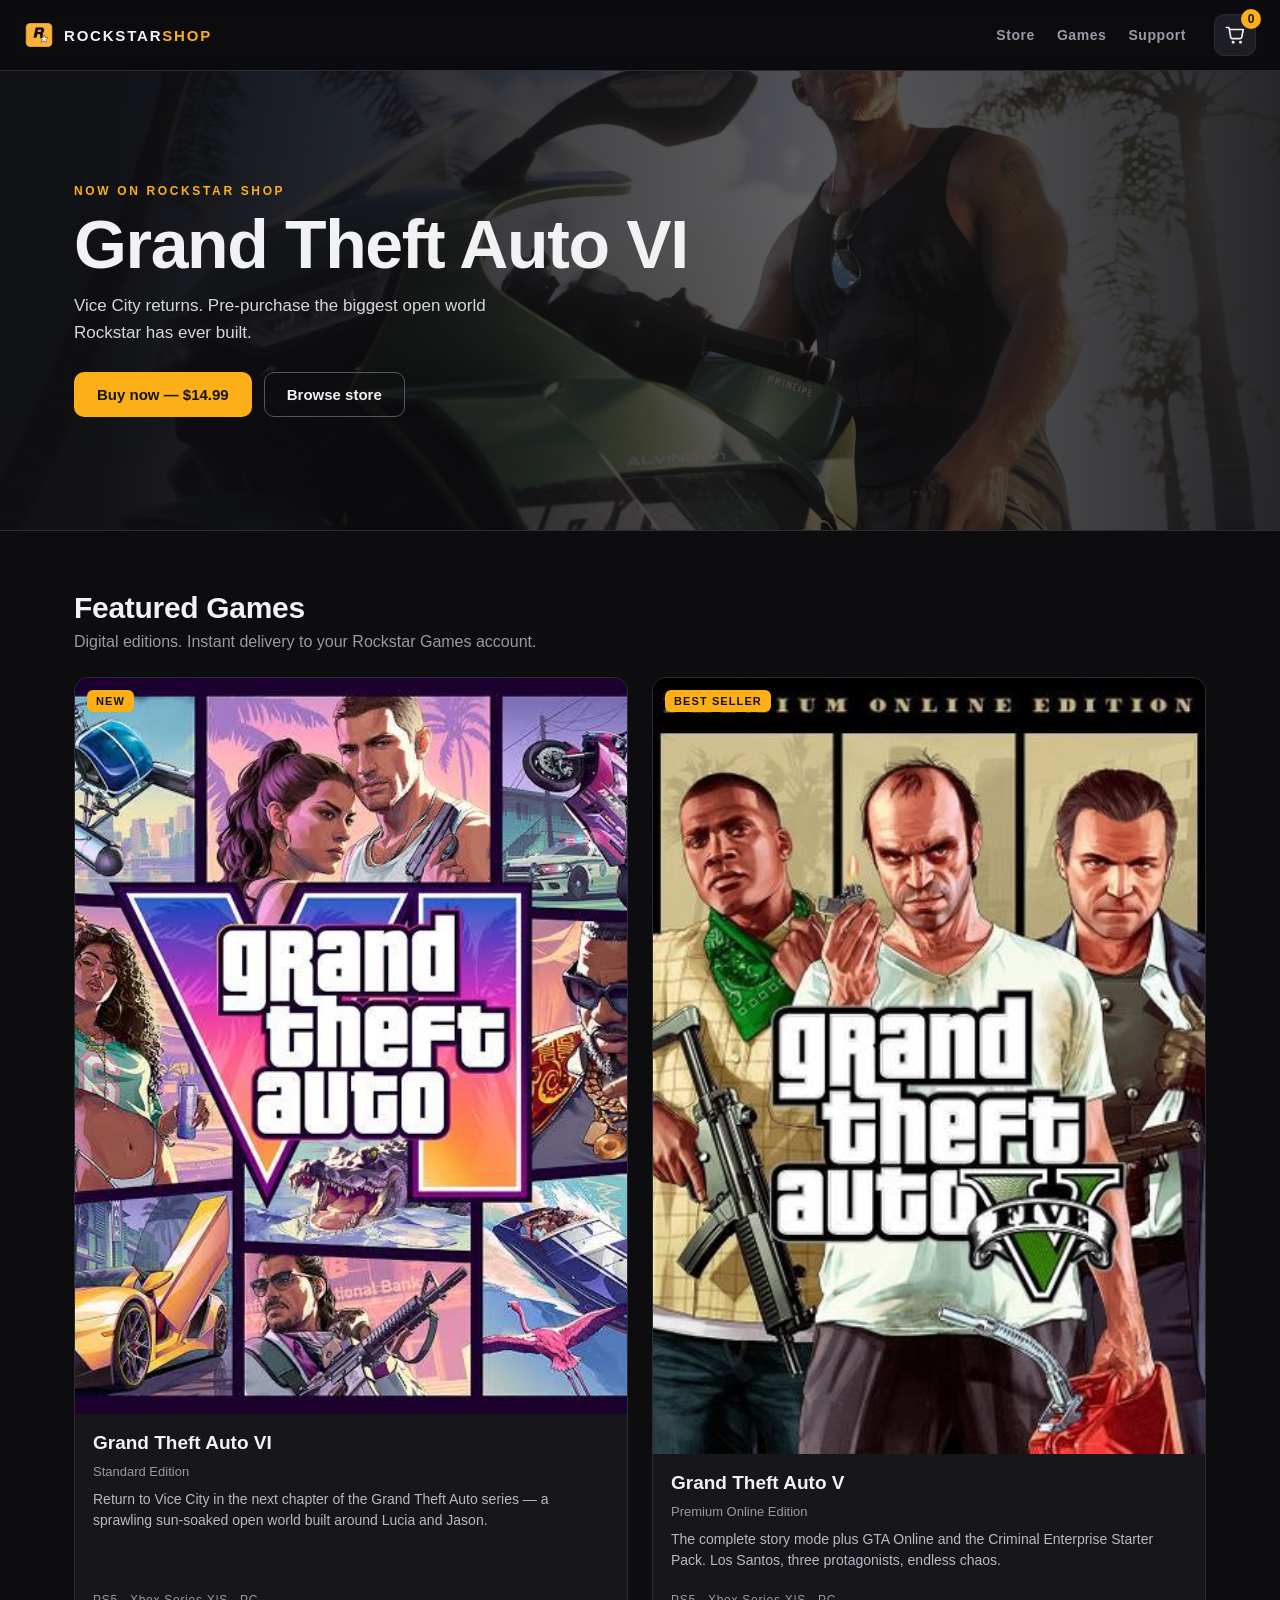
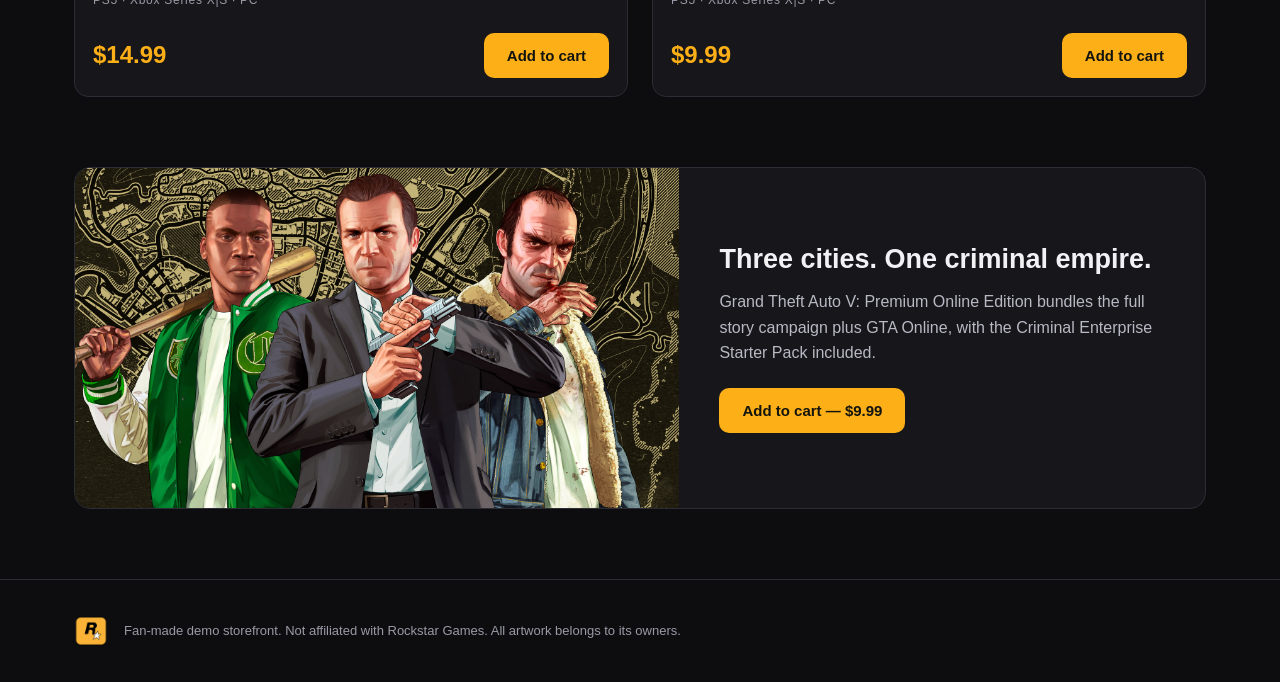
<file: rockstar-shop/index.html>
<!DOCTYPE html>
<html lang="en">
<head>
<meta charset="UTF-8">
<meta name="viewport" content="width=device-width, initial-scale=1.0">
<title>Rockstar Shop</title>
<link rel="icon" href="assets/rockstar-logo.png">
<link rel="stylesheet" href="styles.css">
</head>
<body>

<header class="topbar">
  <a class="brand" href="#">
    <img src="assets/rockstar-logo.png" alt="Rockstar Games">
    <span>ROCKSTAR<em>SHOP</em></span>
  </a>
  <nav class="nav">
    <a href="#store">Store</a>
    <a href="#games">Games</a>
    <a href="#support">Support</a>
  </nav>
  <button class="cart-btn" id="cartBtn" aria-label="Open cart">
    <svg viewBox="0 0 24 24" width="22" height="22" aria-hidden="true">
      <path d="M6 6h15l-1.6 8.4a2 2 0 0 1-2 1.6H9.3a2 2 0 0 1-2-1.7L5.6 4.6A1 1 0 0 0 4.6 3.8H2.5"
        fill="none" stroke="currentColor" stroke-width="1.8" stroke-linecap="round" stroke-linejoin="round"/>
      <circle cx="10" cy="20" r="1.6" fill="currentColor"/>
      <circle cx="18" cy="20" r="1.6" fill="currentColor"/>
    </svg>
    <span class="cart-count" id="cartCount">0</span>
  </button>
</header>

<section class="hero">
  <img class="hero-bg" src="assets/gta6-hero.jpg" alt="">
  <div class="hero-inner">
    <p class="eyebrow">Now on Rockstar Shop</p>
    <h1>Grand Theft Auto VI</h1>
    <p class="hero-sub">Vice City returns. Pre-purchase the biggest open world Rockstar has ever built.</p>
    <div class="hero-actions">
      <button class="btn btn-primary" data-add="gta6">Buy now — $14.99</button>
      <a class="btn btn-ghost" href="#store">Browse store</a>
    </div>
  </div>
</section>

<main id="store" class="wrap">
  <div class="section-head">
    <h2>Featured Games</h2>
    <p>Digital editions. Instant delivery to your Rockstar Games account.</p>
  </div>

  <div class="grid" id="grid"></div>

  <section id="games" class="promo">
    <img src="assets/gta5-hero.jpg" alt="Grand Theft Auto V artwork">
    <div class="promo-copy">
      <h3>Three cities. One criminal empire.</h3>
      <p>Grand Theft Auto V: Premium Online Edition bundles the full story campaign plus
         GTA Online, with the Criminal Enterprise Starter Pack included.</p>
      <button class="btn btn-primary" data-add="gta5">Add to cart — $9.99</button>
    </div>
  </section>
</main>

<footer id="support">
  <div class="wrap foot-inner">
    <img src="assets/rockstar-logo.png" alt="Rockstar Games">
    <p>Fan-made demo storefront. Not affiliated with Rockstar Games. All artwork belongs to its owners.</p>
  </div>
</footer>

<!-- Cart drawer -->
<div class="overlay" id="overlay" hidden></div>
<aside class="cart" id="cart" hidden aria-label="Shopping cart">
  <div class="cart-head">
    <h3>Your Cart</h3>
    <button class="icon-btn" id="closeCart" aria-label="Close cart">&times;</button>
  </div>
  <div class="cart-items" id="cartItems"></div>
  <div class="cart-foot">
    <div class="totals">
      <span>Total</span>
      <strong id="cartTotal">$0.00</strong>
    </div>
    <button class="btn btn-primary full" id="checkout">Checkout</button>
  </div>
</aside>

<div class="toast" id="toast" hidden></div>

<script src="app.js"></script>
</body>
</html>
</file>
<file: css/style.css>
/* ============================================================
   RONALDO FC — stylesheet
   ============================================================ */

*, *::before, *::after { box-sizing: border-box; }
html, body { margin: 0; padding: 0; }

:root {
  --bg:        #07070c;
  --bg2:       #0e0f1a;
  --panel:     #14162490;
  --panel-s:   #1c1f33;
  --line:      #ffffff14;
  --txt:       #f2f3fb;
  --txt-dim:   #9aa0be;
  --gold:      #ffc451;
  --gem:       #4ad9ff;
  --accent:    #ff2bd1;
  --ok:        #3ddc84;
  --bad:       #ff5a6e;
  --r:         16px;
  --safe-b:    env(safe-area-inset-bottom, 0px);
  --safe-t:    env(safe-area-inset-top, 0px);
}

body {
  background: radial-gradient(120% 80% at 50% 0%, #1a1330 0%, var(--bg2) 45%, var(--bg) 100%) fixed;
  color: var(--txt);
  font-family: 'Montserrat', system-ui, -apple-system, 'Segoe UI', Roboto, sans-serif;
  -webkit-font-smoothing: antialiased;
  -webkit-tap-highlight-color: transparent;
  overscroll-behavior: none;
  min-height: 100dvh;
}
body.no-scroll { overflow: hidden; }

/* Desktop gets a phone-shaped stage; mobile gets the whole screen. */
.phone {
  position: relative;
  width: 100%;
  max-width: 460px;
  margin: 0 auto;
  min-height: 100dvh;
  display: flex;
  flex-direction: column;
  overflow: hidden;
  background: linear-gradient(180deg, #0d0b18 0%, #07070c 100%);
}
@media (min-width: 520px) {
  body { padding: 22px 0; }
  .phone {
    min-height: min(920px, calc(100dvh - 44px));
    height: min(920px, calc(100dvh - 44px));
    border-radius: 34px;
    border: 1px solid #ffffff1a;
    box-shadow: 0 40px 100px #000c, 0 0 0 10px #0a0a12;
  }
}

/* ============================ TOP BAR ============================ */

.topbar {
  flex: 0 0 auto;
  display: flex; align-items: center; gap: 10px;
  padding: calc(10px + var(--safe-t)) 14px 10px;
  background: linear-gradient(180deg, #171233 0%, #0e0d1c 100%);
  border-bottom: 1px solid var(--line);
  position: relative; z-index: 5;
}
.tb-crest {
  width: 38px; height: 38px; flex: 0 0 auto;
  display: grid; place-items: center;
  border-radius: 11px;
  background: linear-gradient(145deg, var(--gold), #b8791a);
  color: #1a1204; font-weight: 900; font-size: 11px; line-height: 1;
  box-shadow: 0 3px 12px #ffc45140;
}
.tb-crest .crest-num { font-size: 14px; }
.tb-title { flex: 1 1 auto; min-width: 0; }
.tb-name {
  font-family: 'Barlow Condensed', sans-serif;
  font-weight: 700; font-size: 20px; letter-spacing: .09em; line-height: 1;
}
.tb-sub { font-size: 10px; color: var(--txt-dim); letter-spacing: .06em; margin-top: 3px; }
.tb-cur { display: flex; flex-direction: column; gap: 4px; }
.cur {
  display: flex; align-items: center; gap: 5px;
  background: #ffffff0f; border: 1px solid var(--line);
  border-radius: 20px; padding: 3px 9px 3px 5px;
  font-size: 11px; font-weight: 800; font-variant-numeric: tabular-nums;
}
.ic { width: 13px; height: 13px; border-radius: 50%; display: inline-block; flex: 0 0 auto; }
.ic-coin { background: radial-gradient(circle at 32% 28%, #ffe9a8, var(--gold) 55%, #b8791a); }
.ic-gem  { background: radial-gradient(circle at 32% 28%, #d6faff, var(--gem) 55%, #1a86b8);
           border-radius: 3px; transform: rotate(45deg); }

/* ============================ SCREENS ============================ */

.screens {
  flex: 1 1 auto;
  overflow-y: auto;
  -webkit-overflow-scrolling: touch;
  padding: 14px 14px 20px;
}
.screen { display: none; animation: screenIn .28s ease both; }
.screen.is-active { display: block; }
@keyframes screenIn { from { opacity: 0; transform: translateY(10px); } to { opacity: 1; transform: none; } }

.sc-title {
  font-family: 'Barlow Condensed', sans-serif;
  font-size: 26px; font-weight: 700; letter-spacing: .07em;
  margin: 2px 0 4px;
}
.sc-sub { color: var(--txt-dim); font-size: 12px; margin: 0 0 14px; line-height: 1.5; }

/* ============================ BUTTONS ============================ */

.btn {
  font-family: 'Montserrat', sans-serif;
  font-weight: 800; font-size: 13px; letter-spacing: .06em;
  border: 0; border-radius: 13px; padding: 14px 18px;
  color: #fff; background: #ffffff12;
  cursor: pointer; width: 100%;
  transition: transform .12s ease, filter .15s ease, opacity .15s;
  display: flex; align-items: center; justify-content: center; gap: 8px;
}
.btn:active { transform: scale(.965); }
.btn:disabled { opacity: .45; cursor: not-allowed; }
.btn-primary {
  background: linear-gradient(135deg, #ff2bd1, #7a2bff 55%, #2b8bff);
  box-shadow: 0 8px 22px #ff2bd140, inset 0 1px 0 #ffffff40;
}
.btn-ghost { background: #ffffff0d; border: 1px solid var(--line); }
.btn-mini { width: auto; padding: 9px 15px; font-size: 11px; border-radius: 10px;
            background: linear-gradient(135deg, var(--gold), #e08c1a); color: #2a1c00; }
.btn-wide { width: 100%; }
.btn-ic { font-size: 15px; }

/* ============================ HOME ============================ */

.home-hero {
  position: relative; text-align: center;
  padding: 6px 0 14px; margin-bottom: 14px;
}
.hero-glow {
  position: absolute; inset: -20% 10% 20%;
  background: radial-gradient(circle at 50% 40%, #ff2bd155, transparent 62%);
  filter: blur(24px); pointer-events: none;
}
.hero-label {
  position: relative; font-size: 10px; letter-spacing: .22em;
  color: var(--txt-dim); font-weight: 800; margin-bottom: 10px;
}
.hero-card {
  position: relative; width: 168px; margin: 0 auto;
  animation: heroFloat 4.5s ease-in-out infinite;
}
.hero-card img { width: 100%; display: block; filter: drop-shadow(0 14px 26px #000a); }
@keyframes heroFloat { 0%,100% { transform: translateY(0) } 50% { transform: translateY(-9px) } }

.hero-card.is-empty { width: 150px; height: 150px; }
.hero-empty {
  width: 100%; height: 100%; border-radius: 20px;
  border: 2px dashed #ffffff22; display: grid; place-content: center; gap: 2px;
  color: #ffffff44; font-weight: 900;
}
.hero-empty span { font-size: 22px; }
.hero-empty b { font-size: 30px; color: var(--gold); }
.hero-empty p { font-size: 10px; letter-spacing: .14em; margin: 6px 0 0; }

.hero-meta { position: relative; margin-top: 10px; }
.hm-ovr {
  font-family: 'Barlow Condensed', sans-serif; font-size: 42px; font-weight: 700;
  line-height: .9; display: flex; align-items: baseline; justify-content: center; gap: 6px;
  background: linear-gradient(180deg, #fff, #ffd76a);
  -webkit-background-clip: text; background-clip: text; color: transparent;
}
.hm-ovr span { font-size: 11px; letter-spacing: .16em; color: var(--txt-dim);
               -webkit-text-fill-color: var(--txt-dim); }
.hm-t { font-size: 13px; font-weight: 800; letter-spacing: .1em; margin-top: 4px; }
.hm-c { font-size: 11px; color: var(--txt-dim); margin-top: 3px; letter-spacing: .05em; }
.hm-stars { margin-top: 7px; display: flex; gap: 3px; justify-content: center; }
.hm-stars i, .gc-stars i { font-style: normal; font-size: 12px; color: #ffffff20; }
.hm-stars i.on, .gc-stars i.on { color: var(--gold); text-shadow: 0 0 8px #ffc45180; }
.hm-note { font-size: 11px; color: #7d84a6; font-style: italic; margin-top: 9px; padding: 0 20px; line-height: 1.5; }

.home-stats {
  display: grid; grid-template-columns: repeat(4, 1fr); gap: 7px; margin-bottom: 14px;
}
.hstat {
  background: var(--panel); border: 1px solid var(--line); border-radius: 12px;
  padding: 10px 4px; text-align: center;
}
.hstat b { display: block; font-size: 17px; font-weight: 900; font-variant-numeric: tabular-nums; }
.hstat span { display: block; font-size: 8px; letter-spacing: .09em; color: var(--txt-dim); margin-top: 3px; }

.home-actions { display: grid; gap: 9px; margin-bottom: 14px; }

.daily {
  display: flex; align-items: center; gap: 12px;
  background: var(--panel); border: 1px solid var(--line);
  border-radius: var(--r); padding: 13px 14px;
}
.daily.is-ready { border-color: #ffc45155; box-shadow: 0 0 0 1px #ffc45122, 0 6px 20px #ffc4511a; }
.daily-l { flex: 1 1 auto; }
.daily-t { font-size: 11px; font-weight: 800; letter-spacing: .1em; }
.daily-s { font-size: 11px; color: var(--txt-dim); margin-top: 3px; }

/* ============================ STORE ============================ */

.pack-list { display: grid; gap: 12px; }
.packcard {
  display: flex; gap: 12px; align-items: stretch;
  background: var(--panel); border: 1px solid var(--line);
  border-radius: var(--r); padding: 12px; overflow: hidden; position: relative;
}
.packcard.is-premium {
  border-color: #ff2bd155;
  background: linear-gradient(135deg, #2a0f2a80, #14162490);
  box-shadow: 0 8px 30px #ff2bd11f;
}
.packcard.is-locked { opacity: .58; }

.pc-art {
  position: relative; flex: 0 0 84px; width: 84px; border-radius: 12px;
  background: linear-gradient(160deg, var(--p1), var(--p2) 48%, var(--p1));
  display: grid; place-content: center; overflow: hidden;
  box-shadow: inset 0 0 0 1px #ffffff30, 0 6px 18px #0007;
}
.pc-art::after {
  content: ''; position: absolute; inset: 0;
  background: repeating-linear-gradient(115deg, #ffffff00 0 12px, #ffffff14 12px 14px);
}
.pc-shine {
  position: absolute; top: -60%; left: -40%; width: 60%; height: 240%;
  background: linear-gradient(90deg, transparent, #ffffff70, transparent);
  transform: rotate(18deg); animation: shineSweep 3.6s ease-in-out infinite;
}
@keyframes shineSweep { 0%,72% { left: -50%; } 100% { left: 130%; } }
.pc-crest { text-align: center; color: #1c1200; font-weight: 900; line-height: .95; position: relative; z-index: 2; }
.pc-crest span { font-size: 15px; display: block; }
.pc-crest b { font-size: 26px; }
.pc-pulls {
  position: absolute; bottom: 0; left: 0; right: 0; z-index: 2;
  background: #000000aa; color: #fff; font-size: 8px; font-weight: 900;
  letter-spacing: .1em; text-align: center; padding: 4px 0;
}

.pc-body { flex: 1 1 auto; min-width: 0; display: flex; flex-direction: column; }
.pc-body h3 {
  font-family: 'Barlow Condensed', sans-serif; font-size: 19px; font-weight: 700;
  letter-spacing: .06em; margin: 0 0 3px;
}
.pc-tag { font-size: 11px; color: var(--txt-dim); margin: 0 0 8px; line-height: 1.4; }
.pc-odds { display: flex; flex-wrap: wrap; gap: 5px; margin-bottom: 10px; }
.pc-guar, .pc-top {
  font-size: 9px; font-weight: 800; letter-spacing: .05em;
  padding: 4px 7px; border-radius: 6px; background: #ffffff10; color: var(--txt-dim);
}
.pc-guar { background: #3ddc8420; color: #7dedb2; }
.pc-top  { background: #ff2bd118; color: #ff8ce0; }
.btn-buy {
  margin-top: auto; padding: 11px 12px; font-size: 12px; border-radius: 10px;
  background: linear-gradient(135deg, var(--p1), var(--p2));
  color: #1a1000; text-shadow: 0 1px 0 #ffffff40;
  box-shadow: inset 0 1px 0 #ffffff50;
}
.btn-buy .ic { width: 12px; height: 12px; margin-left: 4px; vertical-align: -1px; }

/* ============================ COLLECTION ============================ */

.coll-bar { display: flex; align-items: center; gap: 10px; margin-bottom: 14px; }
.coll-prog { flex: 1 1 auto; height: 7px; border-radius: 4px; background: #ffffff12; overflow: hidden; }
.coll-prog span {
  display: block; height: 100%; width: 0;
  background: linear-gradient(90deg, var(--gold), var(--accent));
  transition: width .5s cubic-bezier(.2,.8,.2,1);
}
.coll-txt { font-size: 10px; font-weight: 800; color: var(--txt-dim); font-variant-numeric: tabular-nums; }

.card-grid { display: grid; grid-template-columns: repeat(2, 1fr); gap: 10px; }
.gcard {
  position: relative; background: var(--panel); border: 1px solid var(--line);
  border-radius: 14px; padding: 8px; overflow: hidden;
}
.gcard.tier-icon      { border-color: #ff7a1840; }
.gcard.tier-legendary { border-color: #00e0ff40; box-shadow: 0 0 22px #00e0ff14; }
.gcard.tier-ultimate  { border-color: #ff2bd166; box-shadow: 0 0 26px #ff2bd126; }
.gc-art img { width: 100%; display: block; }
.gcard.is-locked .gc-art img { filter: grayscale(1) brightness(.32); }
.gc-lock {
  position: absolute; inset: 8px 8px 42px; display: grid; place-items: center;
  font-size: 32px; font-weight: 900; color: #ffffff30;
}
.gc-count {
  position: absolute; top: 10px; right: 10px;
  background: #000000b0; border: 1px solid #ffffff28; border-radius: 8px;
  font-size: 9px; font-weight: 900; padding: 3px 6px;
}
.gc-foot { text-align: center; padding-top: 4px; }
.gc-foot b { display: block; font-size: 19px; font-weight: 900; line-height: 1; }
.gc-foot span { display: block; font-size: 9px; color: var(--txt-dim); margin-top: 3px;
                white-space: nowrap; overflow: hidden; text-overflow: ellipsis; }
.gc-stars { display: flex; gap: 2px; justify-content: center; margin-top: 4px; }

/* ============================ MATCH ============================ */

.mt-empty { text-align: center; padding: 30px 10px; }
.mt-empty p { color: var(--txt-dim); font-size: 13px; margin-bottom: 16px; }

.mt-striker {
  display: flex; align-items: center; gap: 12px; margin-bottom: 14px;
  background: var(--panel); border: 1px solid var(--line); border-radius: var(--r); padding: 10px 12px;
}
.mt-striker img { width: 58px; display: block; }
.mt-striker-n { font-size: 12px; font-weight: 800; letter-spacing: .04em; }
.mt-striker-s { font-size: 10px; color: var(--txt-dim); margin-top: 4px; }
.mt-striker-s b { color: var(--gold); }

.mt-board { background: var(--panel); border: 1px solid var(--line); border-radius: var(--r); padding: 12px; }
.mt-line {
  display: flex; justify-content: space-between; font-size: 10px; font-weight: 900;
  letter-spacing: .1em; color: var(--txt-dim); margin-bottom: 10px;
}

.mt-pitch {
  position: relative; height: 170px; border-radius: 12px; overflow: hidden;
  background: linear-gradient(180deg, #0b1a2e 0%, #0d2d1c 62%, #0a2416 100%);
  margin-bottom: 14px;
}
.mt-goal {
  position: absolute; top: 18px; left: 12%; right: 12%; height: 84px;
  border: 4px solid #ffffffdd; border-bottom: 0; border-radius: 3px 3px 0 0;
}
.mt-net {
  position: absolute; inset: 0;
  background:
    repeating-linear-gradient(90deg, #ffffff22 0 1px, transparent 1px 11px),
    repeating-linear-gradient(0deg,  #ffffff22 0 1px, transparent 1px 11px);
}
.mt-keeper {
  position: absolute; bottom: 0; left: 50%; width: 26px; height: 46px;
  margin-left: -13px; border-radius: 8px 8px 3px 3px;
  background: linear-gradient(180deg, #ffe14d, #d99b12);
  box-shadow: 0 2px 8px #0006; transition: transform .3s cubic-bezier(.3,1.4,.5,1);
}
.mt-keeper.is-dive  { transform: translateX(-42px) rotate(-58deg); }
.mt-keeper.is-save  { transform: translateY(-14px) scale(1.14); }
.mt-grass {
  position: absolute; bottom: 0; left: 0; right: 0; height: 56px;
  background: repeating-linear-gradient(90deg, #12351f 0 22px, #0f2c1a 22px 44px);
  border-top: 2px solid #ffffff30;
}
.mt-ball {
  position: absolute; bottom: 8px; left: 50%; width: 15px; height: 15px;
  margin-left: -7.5px; border-radius: 50%;
  background: radial-gradient(circle at 34% 30%, #fff, #b9c0cc);
  box-shadow: 0 2px 6px #0008; z-index: 3;
}
.mt-ball.is-goal { animation: ballGoal .5s cubic-bezier(.3,.9,.4,1) forwards; }
.mt-ball.is-miss { animation: ballMiss .55s cubic-bezier(.3,.9,.4,1) forwards; }
@keyframes ballGoal {
  0%   { bottom: 8px;   left: 50%;      transform: scale(1); }
  100% { bottom: 118px; left: var(--aim, 50%); transform: scale(.55); }
}
@keyframes ballMiss {
  0%   { bottom: 8px;   left: 50%; transform: scale(1); opacity: 1; }
  100% { bottom: 150px; left: calc(var(--aim, 50%) + 24%); transform: scale(.5); opacity: 0; }
}
.mt-shout {
  position: absolute; top: 50%; left: 50%; transform: translate(-50%,-50%) scale(.4);
  font-family: 'Barlow Condensed', sans-serif; font-size: 40px; font-weight: 700;
  letter-spacing: .06em; color: #fff; opacity: 0; z-index: 4; pointer-events: none;
  text-shadow: 0 0 22px #ffc451, 0 3px 0 #00000060;
}
.mt-shout.is-on { animation: shoutPop .85s cubic-bezier(.2,1.5,.4,1) forwards; }
@keyframes shoutPop {
  0%   { opacity: 0; transform: translate(-50%,-50%) scale(.4) rotate(-8deg); }
  35%  { opacity: 1; transform: translate(-50%,-50%) scale(1.12) rotate(2deg); }
  75%  { opacity: 1; transform: translate(-50%,-58%) scale(1) rotate(0); }
  100% { opacity: 0; transform: translate(-50%,-78%) scale(.95); }
}

.mt-bar {
  position: relative; height: 34px; border-radius: 10px; margin-bottom: 12px;
  background: #ffffff0d; border: 1px solid var(--line); overflow: hidden;
}
.mt-zone { position: absolute; top: 0; bottom: 0; }
.mt-zone-ok      { background: linear-gradient(180deg, #3ddc8433, #3ddc8418); border-left: 1px solid #3ddc8433; border-right: 1px solid #3ddc8433; }
.mt-zone-perfect { background: linear-gradient(180deg, #3ddc84aa, #22b96a88); box-shadow: 0 0 16px #3ddc8466; }
.mt-marker {
  position: absolute; top: -3px; bottom: -3px; width: 4px; margin-left: -2px;
  background: #fff; border-radius: 2px; box-shadow: 0 0 12px #fff, 0 0 24px #ff2bd1;
}
.mt-result { text-align: center; font-size: 12px; color: var(--txt-dim); min-height: 18px; line-height: 1.5; }
.mt-result b.ok  { color: var(--ok); }
.mt-result b.bad { color: var(--bad); }

/* ============================ NAV ============================ */

.nav {
  flex: 0 0 auto; display: grid; grid-template-columns: repeat(4, 1fr);
  background: #0c0b18f2; border-top: 1px solid var(--line);
  padding: 6px 4px calc(6px + var(--safe-b));
  backdrop-filter: blur(12px); position: relative; z-index: 5;
}
.nav-b {
  background: none; border: 0; cursor: pointer; color: var(--txt-dim);
  display: flex; flex-direction: column; align-items: center; gap: 4px;
  padding: 7px 2px; font-family: inherit; font-size: 9px; font-weight: 800;
  letter-spacing: .05em; transition: color .18s;
}
.nav-b.is-active { color: #fff; }
.ni { width: 20px; height: 20px; display: block; background: currentColor;
      -webkit-mask-repeat: no-repeat; mask-repeat: no-repeat;
      -webkit-mask-position: center; mask-position: center;
      -webkit-mask-size: contain; mask-size: contain; opacity: .85; }
.nav-b.is-active .ni { opacity: 1; filter: drop-shadow(0 0 8px #ff2bd1aa); }
.ni-home  { -webkit-mask-image: url("data:image/svg+xml,%3Csvg xmlns='http://www.w3.org/2000/svg' viewBox='0 0 24 24'%3E%3Cpath d='M12 3 2 12h3v9h6v-6h2v6h6v-9h3z'/%3E%3C/svg%3E");
                    mask-image: url("data:image/svg+xml,%3Csvg xmlns='http://www.w3.org/2000/svg' viewBox='0 0 24 24'%3E%3Cpath d='M12 3 2 12h3v9h6v-6h2v6h6v-9h3z'/%3E%3C/svg%3E"); }
.ni-store { -webkit-mask-image: url("data:image/svg+xml,%3Csvg xmlns='http://www.w3.org/2000/svg' viewBox='0 0 24 24'%3E%3Cpath d='M4 4h16l-1 4H5zM5 10h14v10H5zm4 3h6v2H9z'/%3E%3C/svg%3E");
                    mask-image: url("data:image/svg+xml,%3Csvg xmlns='http://www.w3.org/2000/svg' viewBox='0 0 24 24'%3E%3Cpath d='M4 4h16l-1 4H5zM5 10h14v10H5zm4 3h6v2H9z'/%3E%3C/svg%3E"); }
.ni-cards { -webkit-mask-image: url("data:image/svg+xml,%3Csvg xmlns='http://www.w3.org/2000/svg' viewBox='0 0 24 24'%3E%3Cpath d='M7 3h10v18H7zm-4 3h2v12H3zm16 0h2v12h-2z'/%3E%3C/svg%3E");
                    mask-image: url("data:image/svg+xml,%3Csvg xmlns='http://www.w3.org/2000/svg' viewBox='0 0 24 24'%3E%3Cpath d='M7 3h10v18H7zm-4 3h2v12H3zm16 0h2v12h-2z'/%3E%3C/svg%3E"); }
.ni-ball  { -webkit-mask-image: url("data:image/svg+xml,%3Csvg xmlns='http://www.w3.org/2000/svg' viewBox='0 0 24 24'%3E%3Cpath d='M12 2a10 10 0 1 0 0 20 10 10 0 0 0 0-20m0 3 4 3-1.5 4.5h-5L8 8zm-6 6 1.5 4.5L5 18a8 8 0 0 1-1-6zm12 0 1 .5a8 8 0 0 1-1 6l-2.5-2zM9.5 17h5l1 3a8 8 0 0 1-7 0z'/%3E%3C/svg%3E");
                    mask-image: url("data:image/svg+xml,%3Csvg xmlns='http://www.w3.org/2000/svg' viewBox='0 0 24 24'%3E%3Cpath d='M12 2a10 10 0 1 0 0 20 10 10 0 0 0 0-20m0 3 4 3-1.5 4.5h-5L8 8zm-6 6 1.5 4.5L5 18a8 8 0 0 1-1-6zm12 0 1 .5a8 8 0 0 1-1 6l-2.5-2zM9.5 17h5l1 3a8 8 0 0 1-7 0z'/%3E%3C/svg%3E"); }

/* ============================ TOAST ============================ */

.toast {
  position: absolute; left: 50%; bottom: calc(78px + var(--safe-b));
  transform: translate(-50%, 14px);
  background: #1a1b2ef2; border: 1px solid var(--line); border-radius: 12px;
  padding: 11px 16px; font-size: 12px; font-weight: 700;
  opacity: 0; pointer-events: none; transition: opacity .25s, transform .25s;
  z-index: 60; max-width: 88%; text-align: center;
}
.toast.is-on { opacity: 1; transform: translate(-50%, 0); }

/* ============================================================
   PACK OPENING SCENE
   ============================================================ */

.pack-scene {
  position: absolute; inset: 0; z-index: 100;
  display: none; overflow: hidden;
  background: #04040a;
  touch-action: manipulation; user-select: none; -webkit-user-select: none;
  /* defaults; js overwrites these per rarity tier */
  --t1: #ffc451; --t2: #fff2bd; --tglow: #ffc451;
  --ray1: rgba(255,196,81,.38); --ray2: rgba(255,242,189,.30);
  --bgGlow: rgba(255,196,81,.22);
  --beamA: rgba(255,196,81,.16); --beamB: rgba(255,196,81,.07);
  --halo: rgba(255,196,81,.38); --ovrGlow: rgba(255,196,81,.50);
  --p1: #e0a52a; --p2: #fff2bd; --packGlow: rgba(255,242,189,.45);
  --fl: 0;
}
.pack-scene.is-open { display: block; animation: sceneFade .3s ease both; }
@keyframes sceneFade { from { opacity: 0 } to { opacity: 1 } }

/* --- layered background --- */
.ps-bg {
  position: absolute; inset: 0;
  background:
    radial-gradient(70% 50% at 50% 45%, var(--bgGlow) 0%, transparent 62%),
    radial-gradient(120% 90% at 50% 100%, #1b0f33 0%, #04040a 70%);
  transition: opacity .5s;
}
.ps-vignette {
  position: absolute; inset: 0; pointer-events: none;
  background: radial-gradient(58% 46% at 50% 44%, transparent 40%, #000000dd 100%);
  opacity: .75;
}

/* --- rotating light rays --- */
.ps-rays, .ps-rays-2 {
  position: absolute; top: 42%; left: 50%;
  width: 190vmax; height: 190vmax; margin: -95vmax 0 0 -95vmax;
  opacity: 0; pointer-events: none;
  background: conic-gradient(from 0deg,
    transparent 0deg, var(--ray1) 3deg, transparent 8deg,
    transparent 22deg, var(--ray2) 25deg, transparent 30deg,
    transparent 45deg, var(--ray1) 48deg, transparent 53deg,
    transparent 68deg, var(--ray2) 71deg, transparent 76deg,
    transparent 90deg, var(--ray1) 93deg, transparent 98deg,
    transparent 115deg, var(--ray2) 118deg, transparent 123deg,
    transparent 140deg, var(--ray1) 143deg, transparent 148deg,
    transparent 165deg, var(--ray2) 168deg, transparent 173deg,
    transparent 190deg, var(--ray1) 193deg, transparent 198deg,
    transparent 215deg, var(--ray2) 218deg, transparent 223deg,
    transparent 240deg, var(--ray1) 243deg, transparent 248deg,
    transparent 265deg, var(--ray2) 268deg, transparent 273deg,
    transparent 290deg, var(--ray1) 293deg, transparent 298deg,
    transparent 315deg, var(--ray2) 318deg, transparent 323deg,
    transparent 340deg, var(--ray1) 343deg, transparent 348deg,
    transparent 360deg);
  animation: raysSpin 26s linear infinite;
  transition: opacity .6s ease;
  mask-image: radial-gradient(circle at 50% 50%, #000 12%, transparent 46%);
  -webkit-mask-image: radial-gradient(circle at 50% 50%, #000 12%, transparent 46%);
}
.ps-rays-2 { animation: raysSpinR 40s linear infinite; opacity: 0; }
@keyframes raysSpin  { to { transform: rotate(360deg) } }
@keyframes raysSpinR { to { transform: rotate(-360deg) } }

/* --- vertical spotlight beam for walkouts --- */
.ps-beam {
  position: absolute; top: -10%; left: 50%; width: 78vw; height: 130%;
  margin-left: -39vw; opacity: 0; pointer-events: none;
  background: linear-gradient(180deg, transparent, var(--beamA) 30%, var(--beamB) 60%, transparent);
  clip-path: polygon(38% 0%, 62% 0%, 100% 100%, 0% 100%);
  filter: blur(6px); transition: opacity .8s ease;
}

/* --- the pack itself --- */
.ps-packstage {
  position: absolute; top: 50%; left: 50%; transform: translate(-50%, -50%);
  opacity: 0; z-index: 12;
}
.ps-packstage.is-in { animation: packDrop .55s cubic-bezier(.2,1.3,.4,1) forwards; }
@keyframes packDrop {
  from { opacity: 0; transform: translate(-50%, -170%) scale(.6) rotate(-9deg); }
  to   { opacity: 1; transform: translate(-50%, -50%) scale(1) rotate(0); }
}
.ps-pack {
  position: relative; width: 196px; height: 262px;
  animation: packIdle 3.4s ease-in-out infinite;
}
@keyframes packIdle {
  0%,100% { transform: translateY(0) rotate(-1.5deg) }
  50%     { transform: translateY(-13px) rotate(1.5deg) }
}
.ps-pack-face {
  position: absolute; inset: 0; border-radius: 16px; overflow: hidden;
  background:
    linear-gradient(155deg, var(--p1, #e0a52a) 0%, var(--p2, #fff2bd) 42%, var(--p1, #e0a52a) 100%);
  box-shadow: inset 0 0 0 2px #ffffff55, inset 0 0 40px #00000030, 0 20px 50px #000a;
  display: flex; flex-direction: column; align-items: center; justify-content: center; gap: 6px;
}
.ps-pack-face::before {
  content: ''; position: absolute; inset: 0;
  background: repeating-linear-gradient(118deg, #ffffff00 0 16px, #ffffff1c 16px 19px);
}
.ps-pack-face::after {
  content: ''; position: absolute; inset: 9px; border-radius: 10px;
  border: 1px dashed #00000033;
}
.ps-pack-shine {
  position: absolute; top: -60%; left: -45%; width: 55%; height: 230%;
  background: linear-gradient(90deg, transparent, #ffffff90, transparent);
  transform: rotate(20deg); animation: shineSweep 2.6s ease-in-out infinite;
}
.ps-pack-crest {
  position: relative; z-index: 2; text-align: center; color: #241700;
  font-weight: 900; line-height: .9; text-shadow: 0 2px 0 #ffffff50;
}
.ps-pack-crest span { display: block; font-size: 27px; letter-spacing: .06em; }
.ps-pack-crest b { font-size: 62px; }
.ps-pack-name {
  position: relative; z-index: 2; margin-top: 8px;
  font-family: 'Barlow Condensed', sans-serif; font-size: 17px; font-weight: 700;
  letter-spacing: .12em; color: #241700; text-align: center; padding: 0 10px;
}
.ps-pack-tag {
  position: relative; z-index: 2; font-size: 8px; font-weight: 900;
  letter-spacing: .3em; color: #24170099;
}
.ps-pack-glow {
  position: absolute; inset: -34px; border-radius: 40px; z-index: -1;
  background: radial-gradient(circle, var(--packGlow), transparent 68%);
  filter: blur(20px); animation: glowPulse 2.2s ease-in-out infinite;
}
@keyframes glowPulse { 0%,100% { opacity: .55; transform: scale(1) } 50% { opacity: 1; transform: scale(1.1) } }

/* charging: the pack fights back before it opens */
.ps-packstage.is-charging .ps-pack { animation: packCharge .95s cubic-bezier(.3,.1,.6,.9) forwards; }
@keyframes packCharge {
  0%   { transform: translate(0,0) rotate(0) scale(1); filter: brightness(1); }
  20%  { transform: translate(-3px,1px) rotate(-2deg) scale(1.02); }
  40%  { transform: translate(4px,-2px) rotate(2.5deg) scale(1.04); filter: brightness(1.3); }
  60%  { transform: translate(-6px,2px) rotate(-3.5deg) scale(1.07); }
  78%  { transform: translate(7px,-3px) rotate(4deg) scale(1.1); filter: brightness(1.8); }
  90%  { transform: translate(-4px,1px) rotate(-2deg) scale(1.14); filter: brightness(2.6); }
  100% { transform: translate(0,0) rotate(0) scale(1.18); filter: brightness(3.4); }
}
.pack-scene.is-charging .ps-rays { opacity: .55; animation-duration: 3.2s; }
.pack-scene.is-charging .ps-bg   { opacity: 1; }
.ps-packstage.is-burst .ps-pack { animation: packBurst .4s cubic-bezier(.3,0,.7,1) forwards; }
@keyframes packBurst {
  0%   { transform: scale(1.18); opacity: 1; filter: brightness(3.4); }
  100% { transform: scale(2.6); opacity: 0; filter: brightness(6) blur(12px); }
}

/* --- card stage --- */
.ps-cardstage {
  position: absolute; top: 0; left: 0; right: 0; bottom: 0; z-index: 14;
  display: flex; flex-direction: column; align-items: center; justify-content: center;
  gap: 12px; padding: 60px 18px 90px; opacity: 0; pointer-events: none;
}
.ps-cardstage.is-in { opacity: 1; }
.ps-cardstage.is-in .ps-card { animation: cardFlyIn .55s cubic-bezier(.2,1.2,.35,1) forwards; }
@keyframes cardFlyIn {
  from { transform: translateY(58vh) scale(.5) rotate(22deg); opacity: 0; }
  to   { transform: translateY(0) scale(1) rotate(0); opacity: 1; }
}

.ps-card {
  position: relative; width: 236px; height: 236px; flex: 0 0 auto;
  perspective: 1200px;
}
.ps-card-inner {
  position: relative; width: 100%; height: 100%;
  transform-style: preserve-3d; transform: rotateY(0deg);
}
.ps-card-back, .ps-card-front {
  position: absolute; inset: 0;
  backface-visibility: hidden; -webkit-backface-visibility: hidden;
}

/* face-down back of the card */
.ps-card-back {
  border-radius: 18px; overflow: hidden;
  background: linear-gradient(150deg, #221540, #3a1c5e 45%, #150d2a);
  box-shadow: inset 0 0 0 2px #ffffff2a, 0 18px 44px #000b;
  display: grid; place-items: center;
}
.pcb-crest { text-align: center; color: var(--gold); font-weight: 900; line-height: .9; z-index: 2;
             text-shadow: 0 0 22px #ffc45180; }
.pcb-crest span { display: block; font-size: 24px; letter-spacing: .08em; }
.pcb-crest b { font-size: 58px; }
.pcb-lines {
  position: absolute; inset: 0;
  background: repeating-conic-gradient(from 0deg at 50% 50%, #ffffff00 0deg 8deg, #ffffff0c 8deg 9deg);
}

/* revealed front — the real card art */
.ps-card-front { transform: rotateY(180deg); display: grid; place-items: center; }
.ps-card-front img {
  width: 100%; height: 100%; object-fit: contain; display: block; position: relative; z-index: 2;
  filter: drop-shadow(0 16px 34px #000c);
}
.ps-card-halo {
  position: absolute; inset: -24%; border-radius: 50%;
  background: radial-gradient(circle, var(--halo) 0%, transparent 62%);
  filter: blur(18px); opacity: 0;
}

/* suspense: the wind-up before the flip */
.ps-cardstage.is-suspense .ps-card { animation: cardHover 1.6s ease-in-out infinite; }
@keyframes cardHover {
  0%,100% { transform: translateY(0) rotate(-1deg) scale(1) }
  50%     { transform: translateY(-14px) rotate(1deg) scale(1.03) }
}
.pack-scene:has(.ps-cardstage.is-suspense) .ps-rays   { opacity: .5; animation-duration: 8s; }
.pack-scene:has(.ps-cardstage.is-suspense) .ps-rays-2 { opacity: .3; animation-duration: 14s; }
.pack-scene:has(.ps-cardstage.is-walkout) .ps-rays    { opacity: .85; animation-duration: 3.4s; }
.pack-scene:has(.ps-cardstage.is-walkout) .ps-rays-2  { opacity: .6;  animation-duration: 6s; }
.pack-scene:has(.ps-cardstage.is-walkout) .ps-beam    { opacity: 1; }
.pack-scene:has(.ps-cardstage.is-revealed) .ps-rays   { opacity: .7; animation-duration: 18s; }
.pack-scene:has(.ps-cardstage.is-revealed) .ps-rays-2 { opacity: .4; animation-duration: 26s; }

/* fallback for browsers without :has() — rays still show, just less reactive */
@supports not selector(:has(*)) {
  .pack-scene.is-open .ps-rays   { opacity: .5; }
  .pack-scene.is-open .ps-rays-2 { opacity: .3; }
}

.ps-walkout {
  position: absolute; top: 12%; left: 0; right: 0; text-align: center;
  font-family: 'Barlow Condensed', sans-serif; font-size: 30px; font-weight: 700;
  letter-spacing: .3em; text-indent: .3em;
  color: #fff; opacity: 0; pointer-events: none;
  text-shadow: 0 0 26px var(--tglow, #fff), 0 0 60px var(--t1, #fff);
}
.ps-walkout.is-on { animation: walkoutPulse 1.1s ease-in-out infinite; }
@keyframes walkoutPulse {
  0%,100% { opacity: .5; transform: scale(.97); letter-spacing: .3em; }
  50%     { opacity: 1;  transform: scale(1.05); letter-spacing: .4em; }
}

/* the flip */
.ps-cardstage.is-flipping .ps-card { animation: none; }
.ps-cardstage.is-flipping .ps-card-inner {
  animation: cardFlip .7s cubic-bezier(.4,.05,.25,1) forwards;
}
@keyframes cardFlip {
  0%   { transform: rotateY(0deg)   scale(1); }
  50%  { transform: rotateY(90deg)  scale(1.16); }
  100% { transform: rotateY(180deg) scale(1); }
}
.ps-cardstage.is-revealed .ps-card-inner { transform: rotateY(180deg); }
.ps-cardstage.is-revealed .ps-card { animation: cardBreathe 3.4s ease-in-out infinite; }
@keyframes cardBreathe {
  0%,100% { transform: translateY(0) scale(1) }
  50%     { transform: translateY(-8px) scale(1.02) }
}
.ps-cardstage.is-revealed .ps-card-halo { opacity: 1; animation: haloPulse 2.4s ease-in-out infinite; }
@keyframes haloPulse { 0%,100% { opacity: .55; transform: scale(1) } 50% { opacity: 1; transform: scale(1.14) } }

/* exit */
.ps-cardstage.is-out { animation: stageOut .34s ease forwards; }
@keyframes stageOut {
  to { opacity: 0; transform: translateX(-46vw) scale(.72) rotate(-12deg); }
}

/* --- card info --- */
.ps-info {
  position: relative; text-align: center; width: 100%; max-width: 300px;
  opacity: 0; transform: translateY(14px); transition: opacity .35s, transform .35s;
}
.ps-info.is-on { opacity: 1; transform: none; }
.ps-ovr {
  display: flex; align-items: baseline; justify-content: center; gap: 8px; line-height: .9;
}
.ps-ovr b {
  font-family: 'Barlow Condensed', sans-serif; font-size: 58px; font-weight: 700;
  font-variant-numeric: tabular-nums;
  background: linear-gradient(180deg, #fff 20%, var(--t2, #ffd76a) 60%, var(--t1, #ffc451));
  -webkit-background-clip: text; background-clip: text; color: transparent;
  filter: drop-shadow(0 0 18px var(--ovrGlow));
}
.ps-ovr span { font-size: 15px; font-weight: 900; letter-spacing: .16em; color: var(--t2, #fff); }
.ps-title {
  font-size: 12px; font-weight: 800; letter-spacing: .18em; color: #fff; margin-top: 2px;
}
.ps-stats {
  display: grid; grid-template-columns: repeat(6, 1fr); gap: 4px; margin-top: 12px;
}
.pstat {
  background: #ffffff10; border: 1px solid #ffffff18; border-radius: 8px; padding: 6px 2px;
  opacity: 0; animation: statIn .3s ease forwards; animation-delay: calc(var(--i) * .06s + .1s);
}
@keyframes statIn { from { opacity: 0; transform: translateY(9px) } to { opacity: 1; transform: none } }
.pstat span { display: block; font-size: 7px; letter-spacing: .08em; color: var(--txt-dim); }
.pstat b { display: block; font-size: 14px; font-weight: 900; margin-top: 2px; font-variant-numeric: tabular-nums; }

.ps-badge {
  display: inline-block; margin-top: 12px; padding: 7px 15px; border-radius: 20px;
  font-size: 10px; font-weight: 900; letter-spacing: .12em;
  opacity: 0; transform: scale(.8);
}
.ps-badge.is-on { animation: badgePop .45s cubic-bezier(.2,1.6,.4,1) forwards; }
@keyframes badgePop { to { opacity: 1; transform: scale(1) } }
.ps-badge.is-new  { background: linear-gradient(135deg, #3ddc84, #14a85c); color: #04240f;
                    box-shadow: 0 0 24px #3ddc8455; }
.ps-badge.is-star { background: linear-gradient(135deg, var(--gold), #d98d10); color: #2a1c00;
                    box-shadow: 0 0 24px #ffc45155; }
.ps-badge.is-dupe { background: #ffffff14; color: var(--txt-dim); border: 1px solid var(--line); }

/* --- counter + hint --- */
.ps-counter {
  position: absolute; top: calc(18px + var(--safe-t)); left: 0; right: 0; z-index: 20;
  text-align: center; font-size: 11px; font-weight: 900; letter-spacing: .22em;
  color: #ffffff70; pointer-events: none;
}
.ps-hint {
  position: absolute; bottom: calc(34px + var(--safe-b)); left: 0; right: 0; z-index: 20;
  text-align: center; font-size: 11px; font-weight: 900; letter-spacing: .22em;
  color: #ffffffcc; opacity: 0; pointer-events: none; transition: opacity .3s;
}
.ps-hint.is-on { opacity: 1; animation: hintBlink 1.6s ease-in-out infinite; }
@keyframes hintBlink { 0%,100% { opacity: .45 } 50% { opacity: 1 } }

/* --- flash + shake --- */
.ps-flash {
  position: absolute; inset: 0; z-index: 30; background: #fff;
  opacity: 0; pointer-events: none;
}
.ps-flash.is-on { animation: flashOut .42s ease-out forwards; }
@keyframes flashOut { from { opacity: var(--fl, .8) } to { opacity: 0 } }

.pack-scene.shake-s { animation: shakeS .3s ease; }
.pack-scene.shake-m { animation: shakeM .45s ease; }
.pack-scene.shake-l { animation: shakeL .6s ease; }
@keyframes shakeS { 0%,100% { transform: none } 25% { transform: translate(-3px,2px) } 75% { transform: translate(3px,-2px) } }
@keyframes shakeM { 0%,100% { transform: none } 20% { transform: translate(-7px,4px) } 45% { transform: translate(6px,-5px) } 70% { transform: translate(-4px,2px) } }
@keyframes shakeL { 0%,100% { transform: none } 12% { transform: translate(-12px,7px) rotate(-.6deg) }
                    32% { transform: translate(11px,-8px) rotate(.6deg) } 55% { transform: translate(-8px,5px) }
                    78% { transform: translate(5px,-3px) } }

/* --- particles --- */
.ps-particles { position: absolute; top: 46%; left: 50%; z-index: 25; pointer-events: none; }
.ps-particles i {
  position: absolute; width: var(--sz, 5px); height: var(--sz, 5px);
  border-radius: 50%; opacity: 0;
  animation: partFly 1.1s cubic-bezier(.15,.7,.35,1) forwards;
  animation-delay: var(--d, 0s);
  box-shadow: 0 0 10px currentColor;
}
@keyframes partFly {
  0%   { opacity: 1; transform: translate(0,0) scale(1); }
  70%  { opacity: 1; }
  100% { opacity: 0; transform: translate(var(--dx), var(--dy)) scale(.2); }
}

/* --- confetti --- */
.ps-confetti { position: absolute; inset: 0; z-index: 26; pointer-events: none; overflow: hidden; }
.ps-confetti i {
  position: absolute; top: -8%; left: var(--x, 50%);
  width: var(--w, 7px); height: var(--h, 13px); border-radius: 2px; opacity: 0;
  animation: confFall var(--dur, 3s) linear forwards; animation-delay: var(--d, 0s);
}
@keyframes confFall {
  0%   { opacity: 1; transform: translateY(0) rotate(0); }
  100% { opacity: 0; transform: translateY(115vh) rotate(var(--rot, 360deg)); }
}

/* --- summary --- */
.ps-summary {
  position: absolute; inset: 0; z-index: 40;
  background: #05050ceb; backdrop-filter: blur(10px);
  display: none; flex-direction: column; align-items: center; justify-content: center;
  gap: 16px; padding: 30px 20px calc(30px + var(--safe-b));
}
.ps-summary.is-on { display: flex; animation: sceneFade .3s ease both; }
.ps-summary h3 {
  font-family: 'Barlow Condensed', sans-serif; font-size: 26px; font-weight: 700;
  letter-spacing: .16em; margin: 0;
}
.ps-sum-grid {
  display: flex; flex-wrap: wrap; gap: 9px; justify-content: center; max-width: 340px;
}
.sum-card {
  position: relative; width: 84px; border-radius: 11px; padding: 5px;
  background: #ffffff0c; border: 1px solid var(--line);
  animation: sumIn .4s cubic-bezier(.2,1.4,.4,1) both;
}
.sum-card:nth-child(2) { animation-delay: .07s } .sum-card:nth-child(3) { animation-delay: .14s }
.sum-card:nth-child(4) { animation-delay: .21s } .sum-card:nth-child(5) { animation-delay: .28s }
@keyframes sumIn { from { opacity: 0; transform: translateY(16px) scale(.85) } to { opacity: 1; transform: none } }
.sum-card.tier-icon      { border-color: #ff7a1866; }
.sum-card.tier-legendary { border-color: #00e0ff66; box-shadow: 0 0 20px #00e0ff26; }
.sum-card.tier-ultimate  { border-color: #ff2bd188; box-shadow: 0 0 26px #ff2bd13a; }
.sum-card img { width: 100%; display: block; }
.sum-ovr { text-align: center; font-size: 15px; font-weight: 900; line-height: 1; }
.sum-tag { text-align: center; font-size: 7px; font-weight: 900; letter-spacing: .1em;
           color: var(--txt-dim); margin-top: 3px; }
.ps-sum-reward {
  display: flex; flex-direction: column; gap: 5px; align-items: center;
  font-size: 11px; color: var(--txt-dim); letter-spacing: .08em;
}
.ps-sum-reward b { color: #fff; font-weight: 900; }
.ps-summary .btn { max-width: 280px; }

/* --- reduced motion: keep the game playable, drop the drama --- */
@media (prefers-reduced-motion: reduce) {
  *, *::before, *::after {
    animation-duration: .01ms !important; animation-iteration-count: 1 !important;
    transition-duration: .01ms !important;
  }
  .ps-cardstage.is-revealed .ps-card-inner { transform: rotateY(180deg); }
}

/* --- short screens: shrink the reveal so nothing clips --- */
@media (max-height: 700px) {
  .ps-card { width: 190px; height: 190px; }
  .ps-ovr b { font-size: 46px; }
  .ps-pack { width: 168px; height: 224px; }
  .ps-pack-crest b { font-size: 52px; }
}
@media (max-height: 600px) {
  .ps-card { width: 158px; height: 158px; }
  .ps-stats { margin-top: 8px; }
  .ps-cardstage { padding: 46px 14px 74px; }
}

/* --- top bar sound toggle --- */
.tb-sound {
  flex: 0 0 auto; width: 30px; height: 30px; padding: 0;
  background: #ffffff0f; border: 1px solid var(--line); border-radius: 9px;
  cursor: pointer; display: grid; place-items: center;
}
.tb-sound span {
  width: 15px; height: 15px; display: block; background: #fff; opacity: .8;
  -webkit-mask-image: url("data:image/svg+xml,%3Csvg xmlns='http://www.w3.org/2000/svg' viewBox='0 0 24 24'%3E%3Cpath d='M4 9v6h4l5 4V5L8 9zm12.5 3a4 4 0 0 0-2-3.5v7a4 4 0 0 0 2-3.5m-2 7.7a6 6 0 0 0 0-11.4v1.7a4.3 4.3 0 0 1 0 8z'/%3E%3C/svg%3E");
          mask-image: url("data:image/svg+xml,%3Csvg xmlns='http://www.w3.org/2000/svg' viewBox='0 0 24 24'%3E%3Cpath d='M4 9v6h4l5 4V5L8 9zm12.5 3a4 4 0 0 0-2-3.5v7a4 4 0 0 0 2-3.5m-2 7.7a6 6 0 0 0 0-11.4v1.7a4.3 4.3 0 0 1 0 8z'/%3E%3C/svg%3E");
  -webkit-mask-repeat: no-repeat; mask-repeat: no-repeat;
  -webkit-mask-size: contain; mask-size: contain;
}
.tb-sound.is-muted span {
  opacity: .4;
  -webkit-mask-image: url("data:image/svg+xml,%3Csvg xmlns='http://www.w3.org/2000/svg' viewBox='0 0 24 24'%3E%3Cpath d='M4 9v6h4l5 4V5L8 9zm11 1.4 1.4-1.4 2.1 2.1 2.1-2.1 1.4 1.4-2.1 2.1 2.1 2.1-1.4 1.4-2.1-2.1-2.1 2.1-1.4-1.4 2.1-2.1z'/%3E%3C/svg%3E");
          mask-image: url("data:image/svg+xml,%3Csvg xmlns='http://www.w3.org/2000/svg' viewBox='0 0 24 24'%3E%3Cpath d='M4 9v6h4l5 4V5L8 9zm11 1.4 1.4-1.4 2.1 2.1 2.1-2.1 1.4 1.4-2.1 2.1 2.1 2.1-1.4 1.4-2.1-2.1-2.1 2.1-1.4-1.4 2.1-2.1z'/%3E%3C/svg%3E");
}

/* --- reset --- */
.reset-btn {
  display: block; margin: 22px auto 4px; padding: 9px 16px;
  background: none; border: 1px solid var(--line); border-radius: 10px;
  color: #6d7391; font-family: inherit; font-size: 10px; font-weight: 700;
  letter-spacing: .1em; cursor: pointer;
}
.reset-btn:active { color: var(--bad); border-color: #ff5a6e55; }

/* locked cards read a little clearer */
.gc-lock { color: #ffffff4d; text-shadow: 0 2px 12px #000; }
</file>
<file: gta6/css/style.css>
/* ============================================================
   GTA VI — Vice Beach
   ============================================================ */

:root {
  --pink: #ff4fa3;
  --purple: #7b3fe4;
  --teal: #35d0d6;
  --sun: #ff8a3d;
  --gold: #f5e04b;
  --ink: #0e0b18;
  --panel: rgba(14, 11, 24, .72);
  --line: rgba(255, 255, 255, .14);
}

* { box-sizing: border-box; -webkit-tap-highlight-color: transparent; }

html, body {
  margin: 0;
  height: 100%;
  overflow: hidden;
  background: var(--ink);
  color: #fff;
  font-family: "Segoe UI", system-ui, Roboto, Arial, sans-serif;
  user-select: none;
  -webkit-user-select: none;
  touch-action: none;
  overscroll-behavior: none;
}

#game {
  position: fixed;
  inset: 0;
  width: 100%;
  height: 100%;
  display: block;
  cursor: crosshair;
}

/* ------------------------------------------------------------- HUD ----- */

.hud {
  position: fixed;
  inset: 0;
  pointer-events: none;
  opacity: 0;
  transition: opacity .3s ease;
  padding: max(12px, env(safe-area-inset-top)) max(12px, env(safe-area-inset-right))
           max(12px, env(safe-area-inset-bottom)) max(12px, env(safe-area-inset-left));
}
.hud.on { opacity: 1; }

.hud-top {
  display: flex;
  align-items: flex-start;
  justify-content: space-between;
}

#minimap {
  width: 118px;
  height: 118px;
  border-radius: 50%;
  border: 2px solid rgba(255, 255, 255, .35);
  box-shadow: 0 6px 22px rgba(0, 0, 0, .55);
  background: #3a3547;
}

.hud-right {
  display: flex;
  flex-direction: column;
  align-items: flex-end;
  gap: 4px;
  padding: 6px 12px 8px;
  border-radius: 13px;
  /* The ground under the HUD can be bright sand or grass, so give the
     readouts their own backing rather than relying on text shadows. */
  background: linear-gradient(180deg, rgba(14, 11, 24, .55), rgba(14, 11, 24, .28));
  backdrop-filter: blur(3px);
}

.cash {
  font-size: 30px;
  font-weight: 800;
  letter-spacing: .01em;
  color: #6ef2a0;
  text-shadow: 0 2px 0 rgba(0, 0, 0, .6);
  font-variant-numeric: tabular-nums;
}

.stars {
  font-size: 21px;
  letter-spacing: 3px;
  color: rgba(255, 255, 255, .35);
  text-shadow: 0 2px 0 rgba(0, 0, 0, .6);
}
.stars.hot {
  color: var(--gold);
  animation: pulse 1s infinite;
}
@keyframes pulse { 50% { opacity: .55; } }

.pause-btn {
  pointer-events: auto;
  margin-top: 6px;
  width: 38px;
  height: 34px;
  border-radius: 9px;
  border: 1px solid var(--line);
  background: var(--panel);
  color: #fff;
  font-weight: 800;
  letter-spacing: 1px;
  cursor: pointer;
}

/* mission card */
.mission {
  position: absolute;
  left: 50%;
  top: 14px;
  transform: translateX(-50%);
  min-width: 216px;
  padding: 9px 14px;
  border-radius: 12px;
  background: var(--panel);
  border: 1px solid var(--line);
  backdrop-filter: blur(6px);
  opacity: 0;
  transition: opacity .25s ease;
  text-align: center;
}
.mission.on { opacity: 1; }
.m-head {
  display: flex;
  gap: 14px;
  align-items: baseline;
  justify-content: center;
  font-weight: 800;
  letter-spacing: .12em;
  font-size: 13px;
  color: var(--gold);
}
.m-timer { color: #fff; font-variant-numeric: tabular-nums; }
.m-desc { font-size: 12px; color: #cfc9dd; margin-top: 3px; }

.toast {
  position: absolute;
  left: 50%;
  bottom: 22%;
  transform: translateX(-50%) translateY(8px);
  padding: 10px 20px;
  border-radius: 11px;
  background: rgba(14, 11, 24, .82);
  border: 1px solid var(--line);
  font-weight: 700;
  font-size: 14px;
  letter-spacing: .04em;
  white-space: nowrap;
  opacity: 0;
  transition: opacity .25s ease, transform .25s ease;
}
.toast.on { opacity: 1; transform: translateX(-50%) translateY(0); }

.hud-bottom {
  position: absolute;
  left: max(12px, env(safe-area-inset-left));
  right: max(12px, env(safe-area-inset-right));
  bottom: max(12px, env(safe-area-inset-bottom));
  display: flex;
  align-items: flex-end;
  justify-content: space-between;
  gap: 12px;
}

.bars { display: flex; flex-direction: column; gap: 6px; }
.bar {
  width: 148px;
  height: 11px;
  border-radius: 6px;
  background: rgba(0, 0, 0, .55);
  border: 1px solid var(--line);
  overflow: hidden;
}
.fill { display: block; height: 100%; transition: width .18s ease; }
.fill.hp { background: linear-gradient(90deg, #ff4f6d, #ff8a3d); }
.fill.ar { background: linear-gradient(90deg, #3f9bd8, #35d0d6); }

.speedo {
  display: flex;
  align-items: baseline;
  gap: 5px;
  padding: 6px 13px;
  border-radius: 11px;
  background: var(--panel);
  border: 1px solid var(--line);
  opacity: 0;
  transition: opacity .2s ease;
}
.speedo.on { opacity: 1; }
.speedo b { font-size: 25px; font-variant-numeric: tabular-nums; }
.speedo span { font-size: 11px; color: #b3aac6; }

/* --------------------------------------------------------- touch pad --- */

.touch { display: none; }
.touch.on { display: block; }

.stick {
  position: absolute;
  left: 26px;
  bottom: 84px;
  width: 122px;
  height: 122px;
  border-radius: 50%;
  background: rgba(255, 255, 255, .08);
  border: 2px solid rgba(255, 255, 255, .2);
  pointer-events: auto;
  touch-action: none;
}
.nub {
  position: absolute;
  left: 50%;
  top: 50%;
  width: 54px;
  height: 54px;
  margin: -27px 0 0 -27px;
  border-radius: 50%;
  background: rgba(255, 255, 255, .3);
  border: 2px solid rgba(255, 255, 255, .5);
}

.pad {
  position: absolute;
  right: 20px;
  bottom: 78px;
  display: grid;
  grid-template-columns: repeat(2, 74px);
  gap: 12px;
  pointer-events: auto;
}
.tbtn {
  height: 74px;
  border-radius: 50%;
  border: 2px solid rgba(255, 255, 255, .28);
  background: rgba(255, 255, 255, .1);
  color: #fff;
  font-weight: 800;
  font-size: 12px;
  letter-spacing: .06em;
  line-height: 1.15;
  cursor: pointer;
  touch-action: none;
}
.tbtn:active { background: rgba(255, 255, 255, .28); }
.tbtn.fire { background: rgba(255, 79, 163, .34); border-color: rgba(255, 79, 163, .7); }
.tbtn.enter { grid-column: 1; }
.tbtn.brake { grid-column: 2; }
.tbtn.fire { grid-column: 1 / span 2; height: 62px; border-radius: 32px; }

/* ---------------------------------------------------------- screens ---- */

.screen {
  position: fixed;
  inset: 0;
  display: none;
  flex-direction: column;
  align-items: center;
  justify-content: center;
  gap: 14px;
  padding: 24px;
  z-index: 20;
}
.screen.on { display: flex; }
.screen.dim { background: rgba(6, 4, 12, .78); backdrop-filter: blur(5px); }

#title {
  background:
    radial-gradient(120% 90% at 70% 10%, rgba(123, 63, 228, .55), transparent 60%),
    radial-gradient(90% 80% at 10% 90%, rgba(255, 79, 163, .45), transparent 60%),
    linear-gradient(160deg, #1a1030, #0b0715 70%);
  flex-direction: row;
  flex-wrap: wrap;
  gap: 34px;
}

.cover img {
  width: min(300px, 62vw);
  border-radius: 16px;
  box-shadow: 0 24px 60px rgba(0, 0, 0, .6);
  display: block;
}

.title-copy { max-width: 380px; }
.kicker {
  margin: 0 0 4px;
  color: var(--teal);
  font-weight: 800;
  letter-spacing: .26em;
  font-size: 11px;
  text-transform: uppercase;
}
#title h1 {
  margin: 0 0 10px;
  font-size: clamp(40px, 8vw, 66px);
  line-height: .92;
  font-weight: 900;
  letter-spacing: -.02em;
  background: linear-gradient(100deg, #ff4fa3, #ff8a3d 45%, #f5e04b);
  -webkit-background-clip: text;
  background-clip: text;
  color: transparent;
}
.blurb { margin: 0 0 18px; color: #d3cce4; line-height: 1.5; font-size: 15px; }

.btn {
  display: inline-block;
  padding: 13px 34px;
  border: none;
  border-radius: 11px;
  font-size: 16px;
  font-weight: 800;
  letter-spacing: .1em;
  cursor: pointer;
  color: #1a0b18;
  background: linear-gradient(100deg, var(--pink), var(--sun));
  box-shadow: 0 10px 26px rgba(255, 79, 163, .34);
}
.btn:active { transform: translateY(1px); }
.btn.ghost {
  background: transparent;
  color: #fff;
  border: 1px solid var(--line);
  box-shadow: none;
}

.controls {
  margin-top: 18px;
  display: grid;
  gap: 5px;
  font-size: 12.5px;
  color: #a79dbd;
}
.controls b { color: #fff; }
.legal { margin: 16px 0 0; font-size: 11px; color: #6f6785; }

.wasted-word {
  margin: 0;
  font-size: clamp(46px, 12vw, 92px);
  font-weight: 900;
  letter-spacing: .04em;
  color: #ff2f4a;
  text-shadow: 0 0 34px rgba(255, 47, 74, .6);
}
.wasted-stats { margin: 0 0 6px; color: #cfc7e0; }
.pause-word {
  margin: 0;
  font-size: clamp(34px, 8vw, 58px);
  font-weight: 900;
  letter-spacing: .14em;
}

@media (max-width: 720px) {
  #title { flex-direction: column; gap: 18px; text-align: center; justify-content: flex-start; padding-top: 8vh; }
  .cover img { width: min(210px, 46vw); }
  .controls { display: none; }
  .cash { font-size: 24px; }
  #minimap { width: 96px; height: 96px; }
  .bar { width: 116px; }
}

/* ------------------------------------------------- выбор персонажа ----- */

#picker {
  background:
    radial-gradient(120% 90% at 70% 10%, rgba(123, 63, 228, .5), transparent 60%),
    radial-gradient(90% 80% at 10% 90%, rgba(255, 79, 163, .4), transparent 60%),
    linear-gradient(160deg, #1a1030, #0b0715 70%);
  gap: 10px;
}

.pick-title {
  margin: 0 0 6px;
  font-size: clamp(26px, 5vw, 42px);
  font-weight: 900;
  letter-spacing: .04em;
}

.picks {
  display: flex;
  gap: 18px;
  flex-wrap: wrap;
  justify-content: center;
  max-width: 820px;
}

.pick {
  --pick: var(--pink);
  flex: 1 1 290px;
  max-width: 340px;
  display: flex;
  flex-direction: column;
  gap: 9px;
  padding: 20px;
  text-align: left;
  border-radius: 16px;
  border: 1px solid rgba(255, 255, 255, .13);
  background: linear-gradient(180deg, rgba(30, 22, 48, .92), rgba(16, 11, 28, .92));
  color: #fff;
  font: inherit;
  cursor: pointer;
  transition: border-color .18s ease, transform .18s ease;
}
.pick:hover, .pick:focus-visible {
  border-color: var(--pick);
  transform: translateY(-3px);
  outline: none;
}

.pick-role {
  font-size: 11px;
  font-weight: 800;
  letter-spacing: .22em;
  text-transform: uppercase;
  color: var(--pick);
}
.pick-name { font-size: 28px; font-weight: 900; letter-spacing: .02em; line-height: 1; }
.pick-blurb { font-size: 13px; line-height: 1.5; color: #c6bed9; }

.pick-perks { display: flex; flex-wrap: wrap; gap: 6px; }
.pick-perks i {
  font-style: normal;
  font-size: 11px;
  font-weight: 700;
  padding: 4px 9px;
  border-radius: 999px;
  background: rgba(255, 255, 255, .08);
  color: #e3dcf0;
}

.pick-stats {
  display: flex;
  align-items: baseline;
  gap: 6px;
  font-size: 15px;
  font-weight: 800;
  font-variant-numeric: tabular-nums;
}
.pick-stats b {
  font-size: 10px;
  font-weight: 800;
  letter-spacing: .12em;
  color: #8d84a6;
  margin-left: 8px;
}
.pick-stats b:first-child { margin-left: 0; }

.pick-go {
  margin-top: 4px;
  padding: 10px;
  border-radius: 10px;
  text-align: center;
  font-weight: 800;
  letter-spacing: .12em;
  font-size: 13px;
  color: #1a0b18;
  background: var(--pick);
}

.btn.small { padding: 9px 22px; font-size: 13px; }

@media (max-width: 720px) {
  #picker { justify-content: flex-start; padding-top: 5vh; overflow-y: auto; }
  .picks { gap: 12px; }
  .pick { padding: 15px; gap: 7px; }
  .pick-name { font-size: 23px; }
  .pick-blurb { font-size: 12px; }
}

/* ------------------------------------------------ альбомная ориентация -- */

/* На лежащем телефоне высоты не хватает — меню прижимаются к верху
   и скроллятся, иначе центрирование обрезало бы верх без шанса доскроллить. */
@media (max-height: 560px) {
  .screen { overflow-y: auto; }
  #picker,
  #title {
    justify-content: flex-start;
    align-content: flex-start;
    padding-top: 18px;
    padding-bottom: 24px;
  }
  #title { align-items: flex-start; }
  .cover img { width: min(200px, 30vw); }
  .pick { padding: 14px; gap: 6px; }
  .pick-name { font-size: 22px; }
  .pick-blurb { font-size: 12px; }
}
</file>
<file: gta6/css/cheats.css>
/* ============================================================
   GTA VI — Click GUI чит-клиента
   ============================================================ */

.cheat-open {
  position: absolute;
  right: max(12px, env(safe-area-inset-right));
  top: 50%;
  transform: translateY(-50%);
  width: 44px;
  height: 44px;
  border-radius: 13px;
  border: 1px solid rgba(255, 255, 255, .16);
  background: rgba(20, 16, 28, .8);
  color: #c9a6f0;
  font-size: 22px;
  font-weight: 700;
  line-height: 1;
  cursor: pointer;
  pointer-events: auto;
  backdrop-filter: blur(6px);
  z-index: 15;
}
.cheat-open { display: grid; place-items: center; padding: 0; }
.cheat-open img {
  width: 32px;
  height: 32px;
  border-radius: 9px;
  display: block;
  pointer-events: none;
}
.cheat-open:active { background: rgba(176, 124, 232, .35); }

/* ------------------------------------------------------------- оверлей -- */

.cg {
  --cg-accent: #b07ce8;
  position: fixed;
  inset: 0;
  z-index: 40;
  display: none;
  align-items: center;
  justify-content: center;
  padding: 16px;
  background: rgba(6, 4, 12, .55);
  backdrop-filter: blur(3px);
  font-family: "Segoe UI", system-ui, Roboto, Arial, sans-serif;
  color: #e8e4ef;
}
.cg.on { display: flex; }

.cg-panel {
  display: flex;
  width: min(1000px, 100%);
  height: min(600px, 88vh);
  border-radius: 22px;
  overflow: hidden;
  background: rgba(24, 20, 30, .97);
  border: 1px solid rgba(255, 255, 255, .08);
  box-shadow: 0 30px 80px rgba(0, 0, 0, .6);
}

/* --------------------------------------------------------------- рейл -- */

.cg-rail {
  width: 62px;
  flex: none;
  display: flex;
  flex-direction: column;
  align-items: center;
  gap: 8px;
  padding: 16px 0;
  background: rgba(16, 13, 21, .85);
}

.cg-logo {
  width: 38px;
  height: 38px;
  margin-bottom: 14px;
  border-radius: 11px;
  overflow: hidden;
  background: #fff;
}
.cg-logo img { width: 100%; height: 100%; object-fit: cover; display: block; }

.cg-rail-btn {
  width: 40px;
  height: 40px;
  border: none;
  border-radius: 11px;
  background: transparent;
  color: #7b7390;
  cursor: pointer;
  display: grid;
  place-items: center;
}
.cg-rail-btn svg { width: 20px; height: 20px; }
.cg-rail-btn:hover { color: #b6adc9; background: rgba(255, 255, 255, .05); }
.cg-rail-btn.on { color: var(--cg-accent); background: rgba(255, 255, 255, .08); }

/* -------------------------------------------------------------- шапка -- */

.cg-main { flex: 1; display: flex; flex-direction: column; min-width: 0; }

.cg-head {
  display: flex;
  align-items: center;
  gap: 16px;
  padding: 16px 20px 12px;
  flex: none;
}

.cg-tabs { display: flex; align-items: baseline; gap: 12px; flex: none; }
.cg-brand {
  font-size: 14px;
  font-weight: 800;
  letter-spacing: .02em;
  background: linear-gradient(100deg, #2f7cf6, #37c7ff);
  -webkit-background-clip: text;
  background-clip: text;
  color: transparent;
}
.cg-tab { font-size: 14px; font-weight: 700; color: #fff; }

.cg-search {
  flex: 1;
  min-width: 0;
  display: flex;
  align-items: center;
  gap: 9px;
  height: 38px;
  padding: 0 15px;
  border-radius: 12px;
  background: rgba(255, 255, 255, .05);
}
.cg-search svg { width: 15px; height: 15px; color: #7b7390; flex: none; }
.cg-search input {
  flex: 1;
  min-width: 0;
  border: none;
  background: none;
  outline: none;
  color: #e8e4ef;
  font: inherit;
  font-size: 13px;
}
.cg-search input::placeholder { color: #6f6885; }

.cg-themes { display: flex; gap: 6px; flex: none; }
.cg-theme {
  width: 13px;
  height: 13px;
  border-radius: 50%;
  border: 2px solid transparent;
  cursor: pointer;
  padding: 0;
}
.cg-theme.on { border-color: #fff; }

.cg-close {
  flex: none;
  width: 32px;
  height: 32px;
  border-radius: 9px;
  border: none;
  background: rgba(255, 255, 255, .06);
  color: #9a92ae;
  font-size: 14px;
  cursor: pointer;
}
.cg-close:hover { background: rgba(255, 255, 255, .12); color: #fff; }

/* ------------------------------------------------------------ колонки -- */

.cg-cols {
  flex: 1;
  display: flex;
  gap: 14px;
  padding: 4px 20px 20px;
  overflow-y: auto;
  overflow-x: hidden;
  scrollbar-width: thin;
  scrollbar-color: rgba(255, 255, 255, .16) transparent;
}
.cg-cols::-webkit-scrollbar { width: 6px; }
.cg-cols::-webkit-scrollbar-thumb { background: rgba(255, 255, 255, .16); border-radius: 3px; }

.cg-col {
  flex: 1;
  min-width: 0;
  display: flex;
  flex-direction: column;
  align-content: flex-start;
  gap: 14px;
}

.cg-empty { color: #6f6885; margin: 30px auto; font-size: 13px; }

/* ------------------------------------------------------------ карточка -- */

.cg-card {
  /* flex: none обязателен: в колонке-флексе карточки иначе сжимаются под
     высоту панели, а их содержимое уезжает за границы и ловит чужие клики. */
  flex: none;
  border-radius: 15px;
  background: rgba(38, 33, 46, .9);
  border: 1px solid rgba(255, 255, 255, .05);
  overflow: hidden;
}
.cg-card.on { border-color: rgba(255, 255, 255, .1); }

.cg-card-head {
  display: flex;
  align-items: center;
  gap: 9px;
  padding: 13px 15px;
  cursor: pointer;
}
.cg-name { flex: 1; font-size: 14px; font-weight: 600; min-width: 0; }

.cg-key {
  font-size: 10px;
  font-weight: 700;
  color: #9a92ae;
  padding: 3px 7px;
  border-radius: 6px;
  background: rgba(255, 255, 255, .06);
  flex: none;
}
.cg-card.on .cg-key { color: var(--cg-accent); }

.cg-switch {
  position: relative;
  width: 34px;
  height: 18px;
  border-radius: 999px;
  background: #3b3548;
  flex: none;
  transition: background .18s ease;
}
.cg-switch::after {
  content: "";
  position: absolute;
  top: 3px;
  left: 3px;
  width: 12px;
  height: 12px;
  border-radius: 50%;
  background: #8a819e;
  transition: transform .18s ease, background .18s ease;
}
.cg-card.on .cg-switch { background: var(--cg-accent); }
.cg-card.on .cg-switch::after { transform: translateX(16px); background: #fff; }

/* ------------------------------------------------------------ настройки -- */

/* Настройки видны и у выключенного модуля — его можно настроить заранее. */
.cg-body {
  display: flex;
  flex-direction: column;
  gap: 11px;
  padding: 2px 15px 15px;
}

.cg-row {
  display: grid;
  grid-template-columns: 1fr auto;
  align-items: center;
  gap: 6px 10px;
}
.cg-label { font-size: 12.5px; color: #b8b0c9; }
.cg-value { font-size: 12.5px; font-weight: 600; color: var(--cg-accent); font-variant-numeric: tabular-nums; }

/* Полоса рисуется на 4px, но кликабельна на все 22px: в тонкую линию
   пальцем не попасть. background-clip держит фон внутри этих 4px. */
.cg-track {
  grid-column: 1 / -1;
  position: relative;
  box-sizing: content-box;
  height: 4px;
  padding: 9px 0;
  border-radius: 2px;
  background-color: rgba(255, 255, 255, .1);
  background-clip: content-box;
  cursor: pointer;
  touch-action: none;
}
.cg-fill {
  position: absolute;
  top: 9px;
  bottom: 9px;
  left: 0;
  border-radius: 2px;
  background: var(--cg-accent);
}
.cg-knob {
  position: absolute;
  top: 50%;
  width: 10px;
  height: 10px;
  margin: -5px 0 0 -5px;
  border-radius: 50%;
  background: #fff;
  box-shadow: 0 1px 4px rgba(0, 0, 0, .5);
  pointer-events: none;
}

.cg-bool { cursor: pointer; }
.cg-check {
  width: 18px;
  height: 18px;
  border-radius: 5px;
  display: grid;
  place-items: center;
  font-size: 11px;
  font-weight: 700;
  color: #8a819e;
  background: rgba(255, 255, 255, .07);
}
.cg-bool.yes .cg-check { background: var(--cg-accent); color: #1a1020; }

.cg-modes { grid-column: 1 / -1; display: flex; flex-wrap: wrap; gap: 6px; }
.cg-mode {
  border: none;
  border-radius: 7px;
  padding: 5px 11px;
  font: inherit;
  font-size: 11.5px;
  font-weight: 600;
  color: #9a92ae;
  background: transparent;
  cursor: pointer;
}
.cg-mode:hover { color: #d6cfe6; }
.cg-mode.on { background: color-mix(in srgb, var(--cg-accent) 26%, transparent); color: #fff; }

.cg-swatch {
  width: 22px;
  height: 14px;
  border-radius: 4px;
  border: 1px solid rgba(255, 255, 255, .2);
}
.cg-bars { grid-column: 1 / -1; display: flex; flex-direction: column; gap: 0; }
.cg-hue {
  background-image: linear-gradient(90deg, #f00, #ff0 17%, #0f0 33%, #0ff 50%, #00f 67%, #f0f 83%, #f00);
}

.cg-btn {
  grid-column: 1 / -1;
  border: none;
  border-radius: 9px;
  padding: 9px;
  font: inherit;
  font-size: 12px;
  font-weight: 800;
  letter-spacing: .1em;
  color: #1a1020;
  background: var(--cg-accent);
  cursor: pointer;
}
.cg-btn:active { transform: translateY(1px); }

/* --------------------------------------------------------------- фон --- */

@media (max-width: 860px) {
  .cg-panel { height: 92vh; border-radius: 18px; }
  .cg-rail { width: 52px; padding: 12px 0; }
  .cg-logo { width: 32px; height: 32px; margin-bottom: 10px; font-size: 17px; }
  .cg-rail-btn { width: 36px; height: 36px; }
  .cg-head { padding: 12px 14px 10px; gap: 10px; flex-wrap: wrap; }
  .cg-tabs { order: 1; }
  .cg-themes { order: 2; margin-left: auto; }
  .cg-close { order: 2; }
  .cg-search { order: 3; flex-basis: 100%; height: 34px; }
  .cg-cols { padding: 4px 14px 16px; gap: 10px; }
}

/* На лежащем телефоне правый край занят тач-кнопками — уводим кнопку
   клиента вниз по центру, между полосками HP и спидометром. */
@media (max-height: 560px) {
  .cheat-open {
    top: auto;
    right: auto;
    bottom: max(12px, env(safe-area-inset-bottom));
    left: 50%;
    transform: translateX(-50%);
  }
}

/* Кино-режим: прячем интерфейс для чистых кадров; тач-пад и кнопку
   клиента оставляем, иначе с телефона не выйти из режима. */
.hud.cinema .hud-top,
.hud.cinema .hud-bottom,
.hud.cinema .mission,
.hud.cinema .toast { display: none; }
</file>
<file: rockstar-shop/styles.css>
:root {
  --bg: #0d0d10;
  --panel: #16161b;
  --panel-2: #1e1e25;
  --line: #2c2c35;
  --text: #f2f2f4;
  --muted: #9a9aa6;
  --gold: #fcaf17;
  --gold-dark: #d8900a;
}

* { box-sizing: border-box; }

body {
  margin: 0;
  background: var(--bg);
  color: var(--text);
  font-family: "Segoe UI", Roboto, "Helvetica Neue", Arial, sans-serif;
  -webkit-font-smoothing: antialiased;
}

img { max-width: 100%; display: block; }

.wrap { max-width: 1180px; margin: 0 auto; padding: 0 24px; }

/* ---------- Top bar ---------- */
.topbar {
  position: sticky;
  top: 0;
  z-index: 40;
  display: flex;
  align-items: center;
  gap: 28px;
  padding: 14px 24px;
  background: rgba(13, 13, 16, .92);
  border-bottom: 1px solid var(--line);
  backdrop-filter: blur(8px);
}

.brand {
  display: flex;
  align-items: center;
  gap: 10px;
  color: var(--text);
  text-decoration: none;
  font-weight: 800;
  letter-spacing: .12em;
  font-size: 15px;
}
.brand img { width: 30px; height: 30px; border-radius: 7px; }
.brand em { color: var(--gold); font-style: normal; }

.nav { display: flex; gap: 22px; margin-left: auto; }
.nav a {
  color: var(--muted);
  text-decoration: none;
  font-size: 14px;
  font-weight: 600;
  letter-spacing: .04em;
}
.nav a:hover { color: var(--gold); }

.cart-btn {
  position: relative;
  background: var(--panel-2);
  border: 1px solid var(--line);
  color: var(--text);
  width: 42px; height: 42px;
  border-radius: 10px;
  display: grid;
  place-items: center;
  cursor: pointer;
}
.cart-btn:hover { border-color: var(--gold); color: var(--gold); }

.cart-count {
  position: absolute;
  top: -6px; right: -6px;
  min-width: 20px;
  height: 20px;
  padding: 0 5px;
  border-radius: 999px;
  background: var(--gold);
  color: #14140f;
  font-size: 12px;
  font-weight: 800;
  display: grid;
  place-items: center;
}

/* ---------- Hero ---------- */
.hero {
  position: relative;
  min-height: 460px;
  display: grid;
  align-items: center;
  overflow: hidden;
  border-bottom: 1px solid var(--line);
}
.hero-bg {
  position: absolute;
  inset: 0;
  width: 100%; height: 100%;
  object-fit: cover;
  opacity: .55;
}
.hero::after {
  content: "";
  position: absolute;
  inset: 0;
  background: linear-gradient(90deg, rgba(13,13,16,.95) 8%, rgba(13,13,16,.35) 65%, rgba(13,13,16,.8));
}
.hero-inner {
  position: relative;
  z-index: 2;
  max-width: 1180px;
  margin: 0 auto;
  padding: 70px 24px;
  width: 100%;
}
.eyebrow {
  color: var(--gold);
  text-transform: uppercase;
  letter-spacing: .22em;
  font-size: 12px;
  font-weight: 800;
  margin: 0 0 12px;
}
.hero h1 {
  margin: 0 0 14px;
  font-size: clamp(38px, 6vw, 68px);
  line-height: 1.02;
  letter-spacing: -.02em;
}
.hero-sub { color: #d5d5dd; max-width: 480px; font-size: 17px; line-height: 1.55; margin: 0 0 26px; }
.hero-actions { display: flex; gap: 12px; flex-wrap: wrap; }

/* ---------- Buttons ---------- */
.btn {
  border: 1px solid transparent;
  border-radius: 10px;
  padding: 13px 22px;
  font-size: 15px;
  font-weight: 700;
  cursor: pointer;
  text-decoration: none;
  display: inline-block;
  transition: transform .12s ease, background .15s ease;
}
.btn:active { transform: translateY(1px); }
.btn-primary { background: var(--gold); color: #14140f; }
.btn-primary:hover { background: var(--gold-dark); }
.btn-ghost { background: transparent; border-color: #56565f; color: var(--text); }
.btn-ghost:hover { border-color: var(--gold); color: var(--gold); }
.btn.full { width: 100%; }

/* ---------- Store grid ---------- */
.section-head { padding: 60px 0 26px; }
.section-head h2 { margin: 0 0 8px; font-size: 30px; letter-spacing: -.01em; }
.section-head p { margin: 0; color: var(--muted); }

.grid {
  display: grid;
  grid-template-columns: repeat(auto-fit, minmax(280px, 1fr));
  gap: 24px;
}

.card {
  background: var(--panel);
  border: 1px solid var(--line);
  border-radius: 14px;
  overflow: hidden;
  display: flex;
  flex-direction: column;
  transition: border-color .18s ease, transform .18s ease;
}
.card:hover { border-color: var(--gold); transform: translateY(-4px); }

.card-art { position: relative; aspect-ratio: 3 / 4; background: #000; }
.card-art img { width: 100%; height: 100%; object-fit: cover; }
.badge {
  position: absolute;
  top: 12px; left: 12px;
  background: var(--gold);
  color: #14140f;
  font-size: 11px;
  font-weight: 800;
  letter-spacing: .1em;
  padding: 5px 9px;
  border-radius: 6px;
  text-transform: uppercase;
}

.card-body { padding: 18px; display: flex; flex-direction: column; gap: 10px; flex: 1; }
.card-body h3 { margin: 0; font-size: 19px; }
.card-body .edition { color: var(--muted); font-size: 13px; margin: 0; }
.card-body .desc { color: #b9b9c4; font-size: 14px; line-height: 1.5; margin: 0; flex: 1; }

.price-row { display: flex; align-items: center; justify-content: space-between; gap: 12px; margin-top: 4px; }
.price { font-size: 24px; font-weight: 800; color: var(--gold); }
.platforms { color: var(--muted); font-size: 12px; letter-spacing: .06em; }

/* ---------- Promo ---------- */
.promo {
  margin: 70px 0;
  display: grid;
  grid-template-columns: 1.15fr 1fr;
  gap: 0;
  background: var(--panel);
  border: 1px solid var(--line);
  border-radius: 16px;
  overflow: hidden;
}
.promo img { height: 100%; object-fit: cover; }
.promo-copy { padding: 40px; display: flex; flex-direction: column; justify-content: center; gap: 14px; }
.promo-copy h3 { margin: 0; font-size: 27px; line-height: 1.2; }
.promo-copy p { margin: 0; color: #b9b9c4; line-height: 1.6; }
.promo-copy .btn { align-self: flex-start; margin-top: 8px; }

/* ---------- Footer ---------- */
footer { border-top: 1px solid var(--line); padding: 34px 0; margin-top: 40px; }
.foot-inner { display: flex; align-items: center; gap: 16px; }
.foot-inner img { width: 34px; height: 34px; border-radius: 8px; }
.foot-inner p { margin: 0; color: var(--muted); font-size: 13px; }

/* ---------- Cart ---------- */
.overlay {
  position: fixed;
  inset: 0;
  background: rgba(0, 0, 0, .6);
  z-index: 50;
}

/* [hidden] must beat the display rules below */
.cart[hidden],
.overlay[hidden],
.toast[hidden] { display: none; }

.cart {
  position: fixed;
  top: 0; right: 0;
  height: 100%;
  width: min(400px, 100%);
  background: var(--panel);
  border-left: 1px solid var(--line);
  z-index: 60;
  display: flex;
  flex-direction: column;
}

.cart-head {
  display: flex;
  align-items: center;
  justify-content: space-between;
  padding: 20px;
  border-bottom: 1px solid var(--line);
}
.cart-head h3 { margin: 0; font-size: 18px; }

.icon-btn {
  background: none;
  border: none;
  color: var(--muted);
  font-size: 28px;
  line-height: 1;
  cursor: pointer;
}
.icon-btn:hover { color: var(--gold); }

.cart-items { flex: 1; overflow-y: auto; padding: 16px 20px; display: flex; flex-direction: column; gap: 14px; }
.empty { color: var(--muted); text-align: center; padding: 50px 0; font-size: 14px; }

.line {
  display: grid;
  grid-template-columns: 56px 1fr auto;
  gap: 12px;
  align-items: center;
  background: var(--panel-2);
  border: 1px solid var(--line);
  border-radius: 10px;
  padding: 10px;
}
.line img { width: 56px; height: 74px; object-fit: cover; border-radius: 6px; }
.line-title { font-size: 14px; font-weight: 700; margin: 0 0 4px; }
.line-price { color: var(--gold); font-size: 13px; font-weight: 700; margin: 0; }

.qty { display: flex; align-items: center; gap: 6px; margin-top: 8px; }
.qty button {
  width: 24px; height: 24px;
  border-radius: 6px;
  border: 1px solid var(--line);
  background: var(--panel);
  color: var(--text);
  cursor: pointer;
  font-size: 15px;
  line-height: 1;
}
.qty button:hover { border-color: var(--gold); color: var(--gold); }
.qty span { min-width: 18px; text-align: center; font-size: 13px; }

.remove {
  background: none;
  border: none;
  color: var(--muted);
  cursor: pointer;
  font-size: 12px;
  text-decoration: underline;
  padding: 0;
}
.remove:hover { color: #ff6b6b; }

.cart-foot { border-top: 1px solid var(--line); padding: 20px; display: flex; flex-direction: column; gap: 14px; }
.totals { display: flex; justify-content: space-between; align-items: center; font-size: 15px; }
.totals strong { font-size: 22px; color: var(--gold); }

/* ---------- Toast ---------- */
.toast {
  position: fixed;
  bottom: 26px; left: 50%;
  transform: translateX(-50%);
  background: var(--gold);
  color: #14140f;
  font-weight: 700;
  font-size: 14px;
  padding: 12px 22px;
  border-radius: 10px;
  z-index: 80;
}

@media (max-width: 860px) {
  .promo { grid-template-columns: 1fr; }
  .promo img { max-height: 260px; }
  .nav { display: none; }
}
</file>
